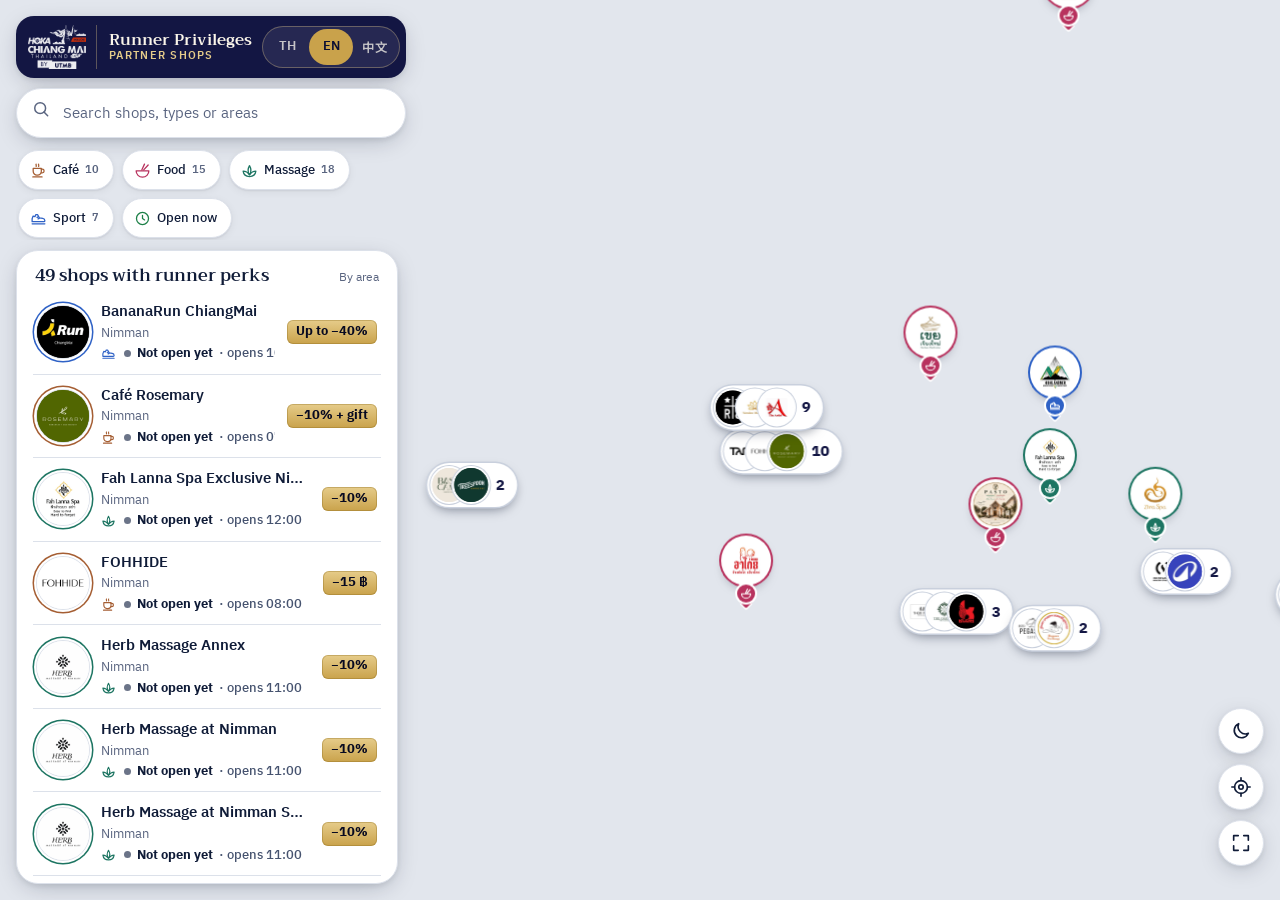
<file: shop-map/index.html>
<!doctype html>
<html lang="en">
<head>
<meta charset="utf-8">
<meta name="viewport" content="width=device-width, initial-scale=1, viewport-fit=cover">
<title>Runner Privileges · Chiang Mai</title>
<meta name="description" content="Map of partner shops in Chiang Mai offering privileges to runners and supporters. ร้านพันธมิตรที่มอบสิทธิพิเศษให้นักวิ่ง · 清迈跑者专享优惠地图">
<meta name="theme-color" content="#131643">
<meta property="og:url" content="https://shop.teambase.work/">
<link rel="canonical" href="https://shop.teambase.work/">
<meta property="og:title" content="Runner Privileges · Chiang Mai">
<meta property="og:description" content="49 partner shops with perks for runners and supporters. TH · EN · 中文">
<meta property="og:image" content="https://shop.teambase.work/brand/og.png">
<link rel="icon" href="brand/favicon-64.png" type="image/png">
<link rel="apple-touch-icon" href="brand/icon-180.png">
<link rel="preconnect" href="https://tiles.openfreemap.org" crossorigin>
<link rel="preconnect" href="https://fonts.googleapis.com"><link rel="preconnect" href="https://fonts.gstatic.com" crossorigin>
<link rel="stylesheet" href="https://fonts.googleapis.com/css2?family=IBM+Plex+Sans+Thai:wght@400;500;600;700&family=Noto+Sans+SC:wght@400;500;700&family=Noto+Serif+SC:wght@600&family=Trirong:wght@500;600;700&display=swap">
<link rel="stylesheet" href="vendor/maplibre-gl.css">
<link rel="stylesheet" href="css/ui.css">
<link rel="stylesheet" href="css/app.css">
</head>
<body>
<div id="map" class="map" role="region" aria-label="Map"></div>

<header class="top" id="top">
  <div class="brandbar">
    <img class="evt" src="brand/event-logo-white.png" alt="HOKA Chiang Mai Thailand by UTMB" width="58" height="44">
    <span class="bt"><b id="t-app"></b><span id="t-sub"></span></span>
    <span class="seg" role="group" id="langs" aria-label="Language / ภาษา / 语言">
      <button type="button" data-lang="th" lang="th">TH</button><button type="button" data-lang="en" lang="en">EN</button><button type="button" data-lang="zh" lang="zh-Hans">中文</button>
    </span>
  </div>
  <form class="search" id="search-form" role="search">
    <span aria-hidden="true" id="i-search"></span>
    <input id="q" type="search" autocomplete="off" enterkeyhint="search" spellcheck="false">
    <button class="icon-btn" type="button" id="q-clear" hidden></button>
  </form>
  <div class="chips" id="chips" role="toolbar"></div>
</header>

<div class="fabs" id="fabs">
  <button class="fab" type="button" id="b-theme"></button>
  <button class="fab" type="button" id="b-locate"></button>
  <button class="fab" type="button" id="b-fit"></button>
</div>

<section class="panel sheet" id="panel" aria-live="polite">
  <div class="panel-grab" id="grab"><div class="sheet-handle"></div></div>
  <div class="panel-body" id="panel-body">
    <div class="view" id="v-list">
      <div class="sum"><b id="sum-title"></b><span id="sum-sort"></span></div>
      <div id="list" class="list"></div>
    </div>
    <div class="view" id="v-detail" hidden></div>
  </div>
</section>

<div class="toast" id="toast" role="status" hidden></div>
<div class="staff" id="staff" hidden></div>
<noscript><p style="padding:24px;font:16px system-ui">This map needs JavaScript. · แผนที่นี้ต้องเปิดใช้ JavaScript · 此地图需要启用 JavaScript</p></noscript>

<script src="vendor/maplibre-gl.js"></script>
<script src="js/basemap.js"></script>
<script src="js/icons.js"></script>
<script src="js/i18n.js"></script>
<script src="data/stores.js"></script>
<script src="js/core.js"></script>
<script src="js/app.js"></script>
</body>
</html>
</file>
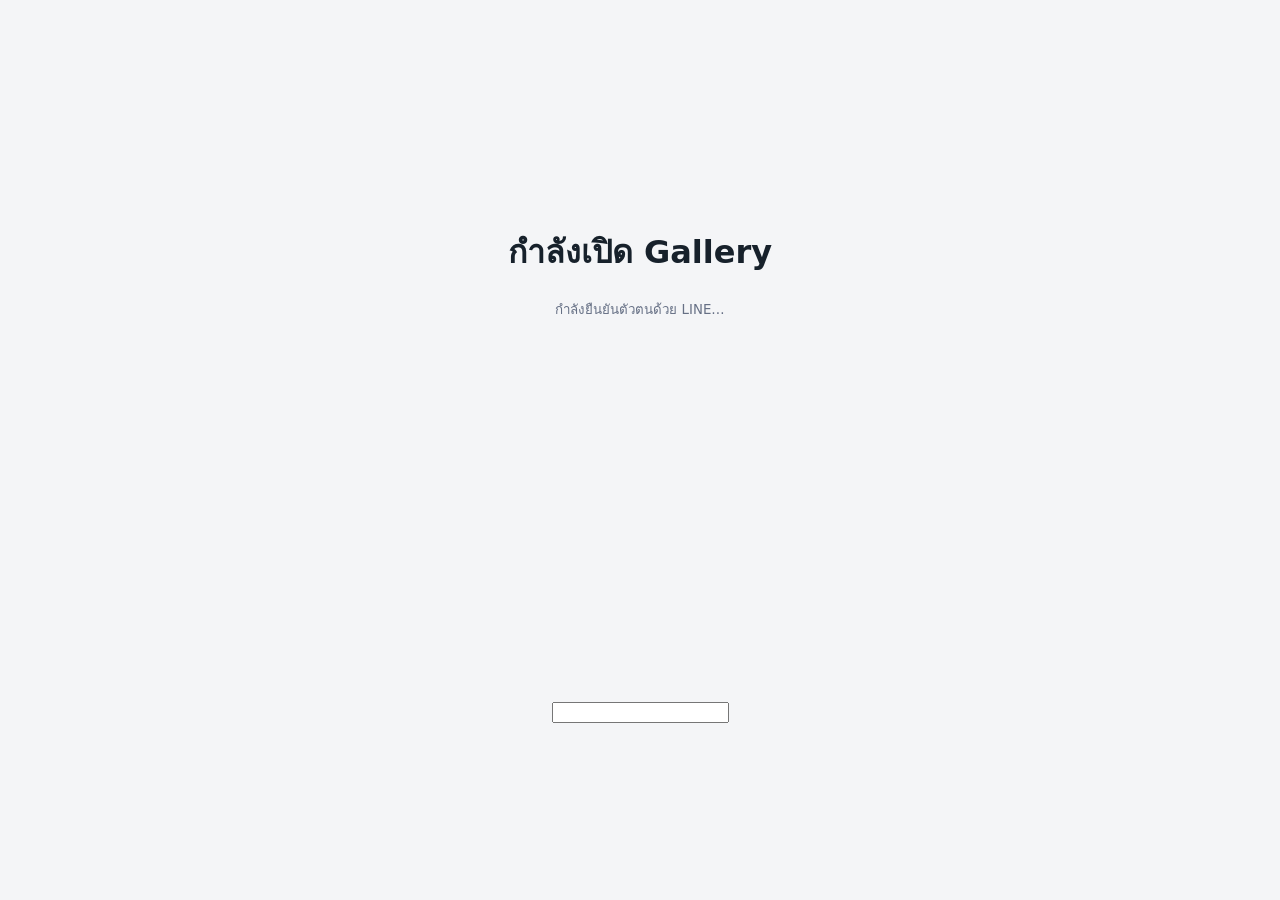
<file: gallery.html>
<!doctype html>
<meta charset="utf-8">
<meta name="viewport" content="width=device-width,initial-scale=1">
<title>Gallery Graphic</title>
<script src="https://static.line-scdn.net/liff/edge/2/sdk.js"></script>
<style>body{margin:0;font:16px system-ui;background:#f4f5f7;color:#17212b;display:grid;min-height:100vh;place-items:center}.box{text-align:center;padding:28px}small{color:#667085}</style>
<main class="box"><h1>กำลังเปิด Gallery</h1><small id="status">กำลังยืนยันตัวตนด้วย LINE…</small></main>
<form id="auth" method="post" action="https://wms.teambase.work/webhook/gallery-session"><input name="id_token" id="token"></form>
<script>
  liff.init({liffId:'2010594759-dv3NJtrM'}).then(function(){
    if(!liff.isLoggedIn()) return liff.login();
    var token=liff.getIDToken();
    if(!token) throw new Error('LINE ไม่ส่ง ID token; ตรวจ scope openid');
    document.getElementById('token').value=token; document.getElementById('auth').submit();
  }).catch(function(e){document.getElementById('status').textContent='เปิด Gallery ไม่สำเร็จ: '+(e.message||e);});
</script>
</file>
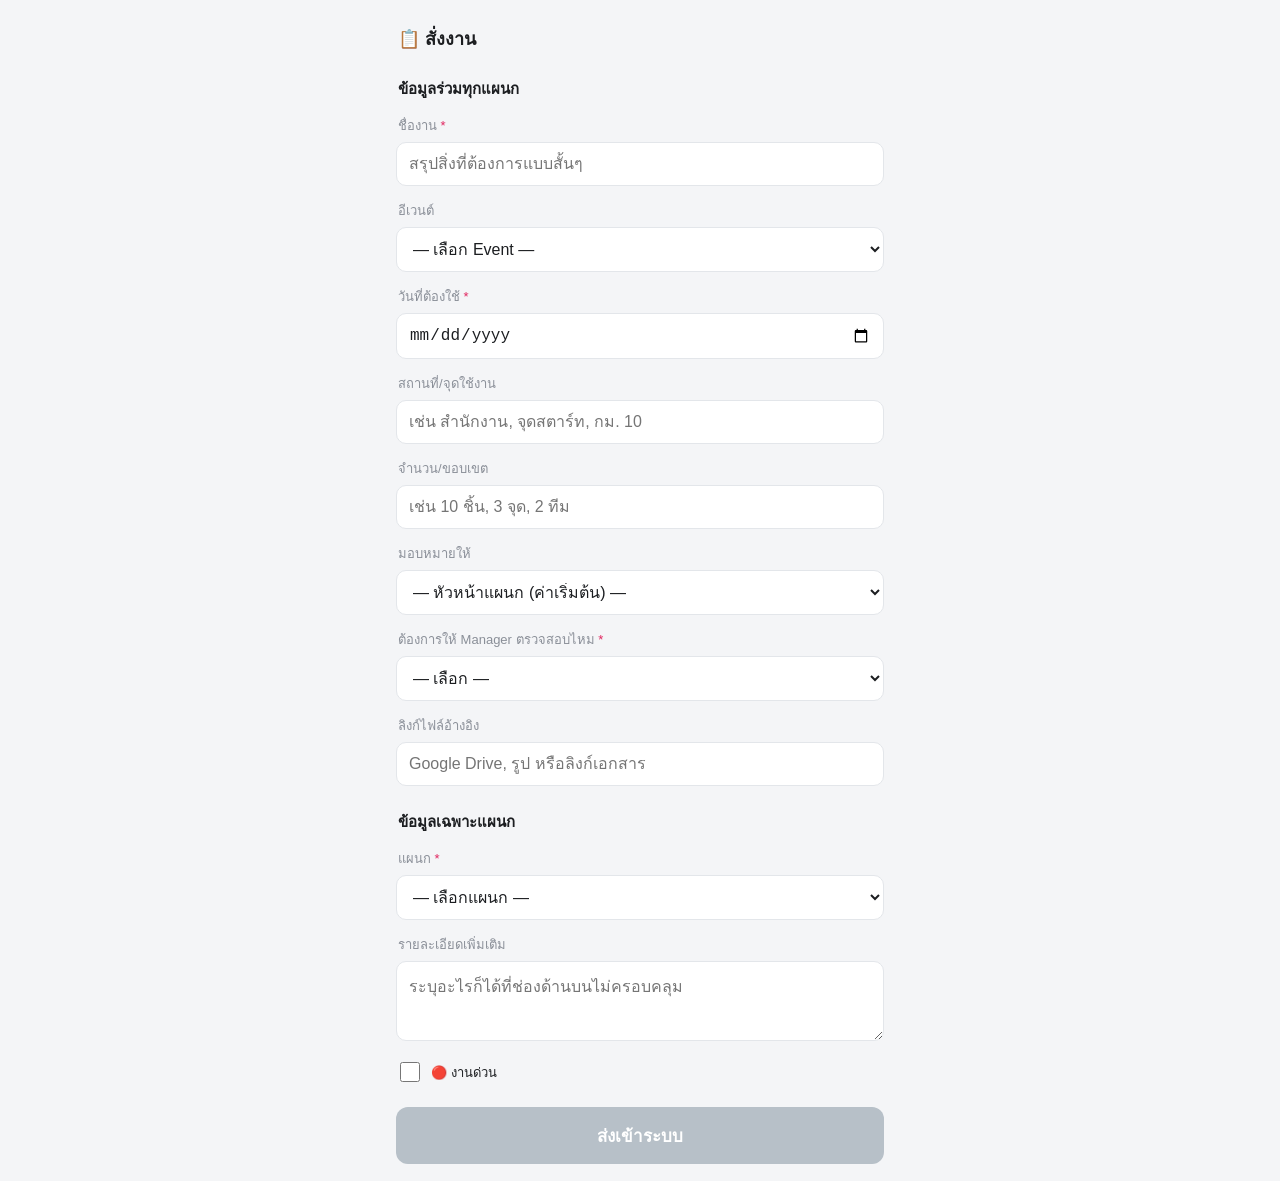
<file: order-form.html>
<!DOCTYPE html>
<!-- GENERATED by scripts/gen_liff_form.py — do not edit by hand. Edit config/*.json then rerun. -->
<html lang="th">
<head>
<meta charset="utf-8">
<meta name="viewport" content="width=device-width, initial-scale=1, maximum-scale=1">
<title>สั่งงาน — Running Connect</title>
<script src="https://static.line-scdn.net/liff/edge/2/sdk.js"></script>
<style>
  :root { --bg:#f4f5f7; --card:#fff; --line:#e3e6ea; --accent:#06c755; --text:#1c1e21; --muted:#8a8f98; }
  * { box-sizing:border-box; -webkit-tap-highlight-color:transparent; }
  body { margin:0; font-family:-apple-system,"Segoe UI",Roboto,"Noto Sans Thai",sans-serif; background:var(--bg); color:var(--text); }
  .wrap { max-width:520px; margin:0 auto; padding:16px; }
  h1 { font-size:18px; margin:8px 2px 16px; }
  h2 { font-size:15px; margin:24px 2px 4px; }
  label { display:block; font-size:13px; color:var(--muted); margin:14px 2px 6px; }
  select, textarea, input { width:100%; padding:12px; font-size:16px; border:1px solid var(--line);
    border-radius:10px; background:var(--card); color:var(--text); }
  textarea { min-height:80px; resize:vertical; }
  .req::after { content:" *"; color:#e0245e; }
  .hint { font-size:12px; color:var(--muted); margin:4px 2px 0; }
  .chk { display:flex; align-items:center; gap:8px; margin-top:14px; font-size:15px; }
  .chk input { width:20px; height:20px; }
  button { width:100%; margin-top:22px; padding:15px; font-size:17px; font-weight:600; color:#fff;
    background:var(--accent); border:0; border-radius:12px; }
  button:disabled { background:#b7c0c8; }
  .hide { display:none; }
</style>
</head>
<body>
<div class="wrap">
  <h1>📋 สั่งงาน</h1>

  <h2>ข้อมูลร่วมทุกแผนก</h2>

  <label class="req">ชื่องาน</label>
  <input id="title" placeholder="สรุปสิ่งที่ต้องการแบบสั้นๆ">

  <label>อีเวนต์</label>
  <select id="event"><option value="">— เลือก Event —</option></select>

  <label class="req">วันที่ต้องใช้</label>
  <input id="deadline" type="date">

  <label>สถานที่/จุดใช้งาน</label>
  <input id="location" placeholder="เช่น สำนักงาน, จุดสตาร์ท, กม. 10">

  <label>จำนวน/ขอบเขต</label>
  <input id="scope" placeholder="เช่น 10 ชิ้น, 3 จุด, 2 ทีม">

  <label>มอบหมายให้</label>
  <select id="assignee"><option value="">— หัวหน้าแผนก (ค่าเริ่มต้น) —</option></select>

  <label class="req">ต้องการให้ Manager ตรวจสอบไหม</label>
  <select id="manager"><option value="">— เลือก —</option><option>ต้องการ</option><option>ไม่ต้องการ</option></select>

  <label>ลิงก์ไฟล์อ้างอิง</label>
  <input id="reference" placeholder="Google Drive, รูป หรือลิงก์เอกสาร">

  <h2>ข้อมูลเฉพาะแผนก</h2>

  <label class="req">แผนก</label>
  <select id="dept"><option value="">— เลือกแผนก —</option></select>

  <div id="gtypeWrap" class="hide">
    <label class="req">ประเภทงานกราฟิก</label>
    <select id="gtype"></select>
  </div>

  <div id="fields"></div>

  <label id="detailLab">รายละเอียดเพิ่มเติม</label>
  <textarea id="detail" placeholder="ระบุอะไรก็ได้ที่ช่องด้านบนไม่ครอบคลุม"></textarea>

  <div class="chk"><input type="checkbox" id="urgent"><label style="margin:0;color:var(--text)">🔴 งานด่วน</label></div>

  <button id="send" disabled>ส่งเข้าระบบ</button>
</div>

<script>
var LIFF_ID = "2010594759-au1Q9BfR";
var CFG = {"depts": [{"name": "สถานที่และโครงสร้าง", "key": "venue", "graphic": false}, {"name": "เส้นทางและจุดบริการ", "key": "route", "graphic": false}, {"name": "ควบคุมการแข่งขัน", "key": "race", "graphic": false}, {"name": "บริการนักวิ่ง", "key": "runner", "graphic": false}, {"name": "ศูนย์งานกราฟิก", "key": "graphic", "graphic": true}, {"name": "การตลาดและสื่อ", "key": "marketing", "graphic": false}, {"name": "จัดซื้อและประสานงาน", "key": "procurement", "graphic": false}, {"name": "ไอทีและระบบ", "key": "it", "graphic": false}, {"name": "การแพทย์และกู้ภัย", "key": "medical", "graphic": false}], "schemas": {"graphic": {"subtypes": {"ป้าย": [{"key": "วัสดุ", "label": "วัสดุ", "required": true, "choices": ["ฟิวเจอร์บอร์ด", "ไวนิล", "สติกเกอร์"], "number": false, "note": "ต้องการใช้วัสดุอะไร", "default": null, "cond": null}, {"key": "ความหนา", "label": "ความหนา", "required": false, "choices": ["3 มิล", "5 มิล"], "number": false, "note": null, "default": null, "cond": {"field": "วัสดุ", "val": "ฟิวเจอร์บอร์ด", "req": true}}, {"key": "สีไวนิล", "label": "สีไวนิล", "required": false, "choices": ["ดำ", "ขาว"], "number": false, "note": null, "default": null, "cond": {"field": "วัสดุ", "val": "ไวนิล", "req": true}}, {"key": "ผิวสติกเกอร์", "label": "ผิวสติกเกอร์", "required": false, "choices": ["ด้าน", "เงา"], "number": false, "note": null, "default": "เงา", "cond": {"field": "วัสดุ", "val": "สติกเกอร์", "req": true}}, {"key": "ขนาด", "label": "ขนาด", "required": true, "choices": null, "number": false, "note": "กว้างxสูง (ตัวเลข)", "default": null, "cond": null}, {"key": "หน่วย", "label": "หน่วย", "required": true, "choices": ["เมตร", "เซนติเมตร", "มิลลิเมตร", "นิ้ว"], "number": false, "note": "หน่วยของขนาด — ถ้าผู้สั่งไม่ระบุต้องถาม", "default": null, "cond": null}, {"key": "เจาะตาไก่", "label": "เจาะตาไก่", "required": true, "choices": ["เจาะ", "ไม่เจาะ"], "number": false, "note": "ถ้าเจาะ เผื่อขอบด้านละ 4 ซม. อัตโนมัติ (ไม่ต้องถามเพิ่ม)", "default": null, "cond": null}, {"key": "พับ", "label": "พับ", "required": true, "choices": ["พับ", "ไม่พับ"], "number": false, "note": "พับ = เพิ่มระยะจากขนาดป้ายด้านละ X ซม. (ขอบขาวใน artwork)", "default": null, "cond": null}, {"key": "ระยะพับ", "label": "ระยะพับ", "required": false, "choices": null, "number": false, "note": "เพิ่มจากขนาดป้ายด้านละ ? ซม. — optional ถ้าไม่ระบุใช้ค่ามาตรฐาน", "default": null, "cond": {"field": "พับ", "val": "พับ", "req": false}}, {"key": "วัตถุประสงค์", "label": "วัตถุประสงค์", "required": false, "choices": null, "number": false, "note": null, "default": null, "cond": null}, {"key": "ข้อความบนงาน", "label": "ข้อความบนงาน", "required": false, "choices": null, "number": false, "note": null, "default": null, "cond": null}, {"key": "สไตล์/โทน", "label": "สไตล์/โทน", "required": false, "choices": null, "number": false, "note": null, "default": null, "cond": null}], "เสื้อ": [{"key": "ประเภทเสื้อ", "label": "ประเภทเสื้อ", "required": true, "choices": ["staff", "นักวิ่ง (ที่ระลึก)", "finisher", "VIP (คอปก)"], "number": false, "note": "เสื้อแบบไหนครับ (staff/นักวิ่ง/finisher/VIP)", "default": null, "cond": null}, {"key": "สี", "label": "สี", "required": true, "choices": null, "number": false, "note": "สีอะไรครับ", "default": null, "cond": null}, {"key": "ตำแหน่งจุดพิเศษ", "label": "ตำแหน่งจุดพิเศษ", "required": false, "choices": null, "number": false, "note": "ระยะจากขอบ เช่น ซ้าย 5 ซม. ขวา 10 ซม.", "default": null, "cond": null}, {"key": "ไซส์/จำนวนต่อไซส์", "label": "ไซส์/จำนวนต่อไซส์", "required": false, "choices": null, "number": false, "note": "แต่ละไซส์กี่ตัว (S-XXXL)", "default": null, "cond": null}, {"key": "วัตถุประสงค์", "label": "วัตถุประสงค์", "required": false, "choices": null, "number": false, "note": null, "default": null, "cond": null}, {"key": "ข้อความบนงาน", "label": "ข้อความบนงาน", "required": false, "choices": null, "number": false, "note": null, "default": null, "cond": null}, {"key": "สไตล์/โทน", "label": "สไตล์/โทน", "required": false, "choices": null, "number": false, "note": null, "default": null, "cond": null}], "งานผลิต": [{"key": "ชิ้นงาน", "label": "ชิ้นงาน", "required": true, "choices": ["ขวด", "แก้ว", "เหรียญ", "สายเหรียญ", "โล่", "BIB", "ริสแบนด์", "กระเป๋า (Goodie Bag)", "Arm Sleeve (ปลอกแขน)", "หมวก/Visor", "ผ้าบัฟ/ผ้าคาดศีรษะ", "ถุงเท้า", "ถุงมือ", "เครื่องแต่งกายอื่น"], "number": false, "note": "ผลิตชิ้นงานอะไรครับ (ขวด/แก้ว/เหรียญ/โล่/BIB/...)", "default": null, "cond": null}, {"key": "วัสดุ/สเปค", "label": "วัสดุ/สเปค", "required": false, "choices": null, "number": false, "note": "วัสดุหรือสเปคหลัก (เช่น สแตนเลส, อะคริลิก, สังกะสีชุบ)", "default": null, "cond": null}, {"key": "โลโก้/ข้อความ", "label": "โลโก้/ข้อความ", "required": false, "choices": null, "number": false, "note": "ใส่โลโก้/ข้อความอะไรบนชิ้นงาน", "default": null, "cond": null}, {"key": "ขนาด", "label": "ขนาด", "required": false, "choices": null, "number": false, "note": "มีขนาดเฉพาะไหม (ถ้าไม่ระบุใช้มาตรฐาน)", "default": null, "cond": null}, {"key": "BIB_แยกระยะ", "label": "BIB_แยกระยะ", "required": false, "choices": null, "number": false, "note": "BIB แยกตามระยะ/รุ่นไหน", "default": null, "cond": {"field": "ชิ้นงาน", "val": "BIB", "req": true}}, {"key": "วัตถุประสงค์", "label": "วัตถุประสงค์", "required": false, "choices": null, "number": false, "note": null, "default": null, "cond": null}, {"key": "ข้อความบนงาน", "label": "ข้อความบนงาน", "required": false, "choices": null, "number": false, "note": null, "default": null, "cond": null}, {"key": "สไตล์/โทน", "label": "สไตล์/โทน", "required": false, "choices": null, "number": false, "note": null, "default": null, "cond": null}], "digital": [{"key": "แพลตฟอร์ม", "label": "แพลตฟอร์ม", "required": true, "choices": null, "number": false, "note": "ลงที่ไหนครับ (Facebook/IG/LINE/เว็บ/จอ LED)", "default": null, "cond": null}, {"key": "ขนาด/สัดส่วน", "label": "ขนาด/สัดส่วน", "required": true, "choices": null, "number": false, "note": "เช่น 1080x1080, 16:9, 1920x1080", "default": null, "cond": null}, {"key": "รูปแบบไฟล์", "label": "รูปแบบไฟล์", "required": false, "choices": null, "number": false, "note": "ไฟล์แบบไหน (JPG/PNG/MP4/GIF)", "default": null, "cond": null}, {"key": "ข้อความ/copy", "label": "ข้อความ/copy", "required": false, "choices": null, "number": false, "note": "มีข้อความ/แคปชันที่ต้องใส่ไหม", "default": null, "cond": null}, {"key": "จำนวนชิ้น", "label": "จำนวนชิ้น", "required": false, "choices": null, "number": false, "note": "ต้องการกี่ภาพ/กี่โพสต์/กี่ไซส์", "default": null, "cond": null}, {"key": "วัตถุประสงค์", "label": "วัตถุประสงค์", "required": false, "choices": null, "number": false, "note": null, "default": null, "cond": null}, {"key": "ข้อความบนงาน", "label": "ข้อความบนงาน", "required": false, "choices": null, "number": false, "note": null, "default": null, "cond": null}, {"key": "สไตล์/โทน", "label": "สไตล์/โทน", "required": false, "choices": null, "number": false, "note": null, "default": null, "cond": null}]}}, "procurement": {"fields": []}, "medical": {"fields": []}, "venue": {"fields": []}, "route": {"fields": []}, "race": {"fields": []}, "runner": {"fields": []}, "marketing": {"fields": []}, "it": {"fields": []}}, "events": ["INT", "CMUTMB", "AJUTMB", "TNT", "BRM", "KPTC", "ไม่เกี่ยวข้องกับงานอีเวนต์"], "staff": ["IT Staff", "apisit", "nawakran"]};

var $ = function(id){ return document.getElementById(id); };
var deptEl=$('dept'), titleEl=$('title'), gtypeWrap=$('gtypeWrap'), gtypeEl=$('gtype'),
    fieldsEl=$('fields'), eventEl=$('event'), deadlineEl=$('deadline'),
    locationEl=$('location'), scopeEl=$('scope'), assigneeEl=$('assignee'), managerEl=$('manager'), referenceEl=$('reference'),
    detailEl=$('detail'), detailLab=$('detailLab'), urgentEl=$('urgent'), btn=$('send');

CFG.depts.forEach(function(d){ var o=document.createElement('option'); o.value=d.key; o.textContent=d.name; deptEl.appendChild(o); });
CFG.events.forEach(function(e){ var o=document.createElement('option'); o.value=e; o.textContent=e; eventEl.appendChild(o); });
CFG.staff.forEach(function(s){ var o=document.createElement('option'); o.value=s; o.textContent=s; assigneeEl.appendChild(o); });

function deptSchema(){ return CFG.schemas[deptEl.value] || null; }
function isGraphic(){ var d=CFG.depts.find(function(x){return x.key===deptEl.value;}); return d && d.graphic; }
function currentFields(){ var sc=deptSchema(); if(!sc) return []; return sc.subtypes ? (sc.subtypes[gtypeEl.value]||[]) : (sc.fields||[]); }

// render one wrapper per field (id=w_<key>); conditional wrappers carry data-cond-* for show/hide
function renderFields(list){
  fieldsEl.innerHTML='';
  (list||[]).forEach(function(f){
    var w=document.createElement('div'); w.id='w_'+f.key;
    if(f.cond){ w.dataset.condField=f.cond.field; w.dataset.condVal=f.cond.val; w.dataset.condReq=f.cond.req?'1':''; }
    var lab=document.createElement('label'); lab.textContent=f.label; if(f.required) lab.className='req'; lab.id='l_'+f.key;
    w.appendChild(lab);
    var inp;
    if(f.choices){ inp=document.createElement('select');
      var blank=document.createElement('option'); blank.value=''; blank.textContent='—'; inp.appendChild(blank);
      f.choices.forEach(function(c){ var o=document.createElement('option'); o.value=c; o.textContent=c; if(c===f.default) o.selected=true; inp.appendChild(o); });
    } else { inp=document.createElement('input'); inp.type=f.number?'number':'text'; if(f.default) inp.value=f.default; }
    inp.id='f_'+f.key; inp.dataset.req=f.required?'1':'';
    inp.addEventListener('input',onChange); inp.addEventListener('change',onChange);
    w.appendChild(inp);
    if(f.note){ var h=document.createElement('div'); h.className='hint'; h.textContent=f.note; w.appendChild(h); }
    fieldsEl.appendChild(w);
  });
  applyConds();
}

// show/hide conditional fields based on their parent select; required only while visible
function applyConds(){
  fieldsEl.querySelectorAll('[data-cond-field]').forEach(function(w){
    var pe=$('f_'+w.dataset.condField);
    var show=pe && pe.value===w.dataset.condVal;
    w.classList.toggle('hide', !show);
    var inp=w.querySelector('input,select'), lab=w.querySelector('label');
    inp.dataset.req=(show && w.dataset.condReq==='1')?'1':'';
    if(lab) lab.className=inp.dataset.req==='1'?'req':'';
    if(!show){ if(inp.tagName==='SELECT') inp.selectedIndex=0; else inp.value=''; }
  });
}

function onChange(){ applyConds(); validate(); }

function visibleField(f){ var w=$('w_'+f.key); return w && !w.classList.contains('hide'); }

// valid = dept chosen AND visible required fields filled AND (free-form dept -> detail filled)
function validate(){
  var ok=!!deptEl.value && !!titleEl.value.trim() && !!deadlineEl.value && !!managerEl.value;
  if(ok) fieldsEl.querySelectorAll('[data-req="1"]').forEach(function(el){
    var w=el.closest('div[id^="w_"]'); if(w && w.classList.contains('hide')) return;
    if(!String(el.value).trim()) ok=false; });
  if(ok && currentFields().length===0 && !detailEl.value.trim()) ok=false;  // free-form: detail required
  btn.disabled=!ok;
}

deptEl.addEventListener('change', function(){
  var sc=deptSchema();
  if(isGraphic() && sc && sc.subtypes){
    gtypeWrap.classList.remove('hide'); gtypeEl.innerHTML='';
    Object.keys(sc.subtypes).forEach(function(st){ var o=document.createElement('option'); o.value=st; o.textContent=st; gtypeEl.appendChild(o); });
  } else { gtypeWrap.classList.add('hide'); }
  renderFields(currentFields());
  var freeform = currentFields().length===0 && !!deptEl.value;
  detailLab.textContent = freeform ? 'รายละเอียดงาน' : 'รายละเอียดเพิ่มเติม';
  detailLab.className = freeform ? 'req' : '';
  detailEl.placeholder = freeform ? 'อธิบายงานที่ต้องการ — จำนวน/ขนาด/วันใช้ ถ้ามี (บอทจะถามเพิ่มถ้าขาด)' : 'ระบุอะไรก็ได้ที่ช่องด้านบนไม่ครอบคลุม';
  validate();
});
gtypeEl.addEventListener('change', function(){ renderFields(currentFields()); validate(); });
detailEl.addEventListener('input', validate);
titleEl.addEventListener('input', validate);
deadlineEl.addEventListener('input', validate);
managerEl.addEventListener('change', validate);

// build clean [FORM] text -> pipeline parses "key: value" lines (keys match request_form_schema)
function buildText(){
  var dept=CFG.depts.find(function(x){return x.key===deptEl.value;});
  var lines=['[FORM]','แผนก: '+(dept?dept.name:deptEl.value)];
  lines.push('ชื่องาน: '+titleEl.value.trim());
  if(isGraphic()) lines.push('ประเภทงาน: '+gtypeEl.value);
  if(eventEl.value) lines.push('อีเวนต์: '+eventEl.value);
  lines.push('deadline: '+deadlineEl.value);
  if(locationEl.value.trim()) lines.push('ใช้ที่ไหน/งานอะไร: '+locationEl.value.trim());
  if(scopeEl.value.trim()) lines.push('จำนวน/ขอบเขต: '+scopeEl.value.trim());
  currentFields().forEach(function(f){ if(!visibleField(f)) return; var v=$('f_'+f.key); if(v && String(v.value).trim()) lines.push(f.key+': '+String(v.value).trim()); });
  if(assigneeEl.value) lines.push('มอบหมายให้: '+assigneeEl.value);
  lines.push('ต้องการให้ Manager ตรวจสอบไหม: '+managerEl.value);
  if(referenceEl.value.trim()) lines.push('ไฟล์อ้างอิง: '+referenceEl.value.trim());
  if(urgentEl.checked) lines.push('ด่วน: ใช่');
  if(detailEl.value.trim()) lines.push('รายละเอียด: '+detailEl.value.trim());
  return lines.join('\n');
}

btn.addEventListener('click', function(){
  btn.disabled=true; btn.textContent='กำลังส่ง...';
  liff.sendMessages([{type:'text',text:buildText()}])
    .then(function(){ liff.closeWindow(); })
    .catch(function(e){ btn.disabled=false; btn.textContent='ส่งเข้าระบบ'; alert('ส่งไม่สำเร็จ: '+(e&&e.message||e)); });
});

liff.init({liffId:LIFF_ID})
  .then(function(){ if(!liff.isLoggedIn()) liff.login(); })
  .catch(function(e){ alert('LIFF init พัง: '+(e&&e.message||e)+'\nตรวจ LIFF_ID'); });
</script>
</body>
</html>
</file>
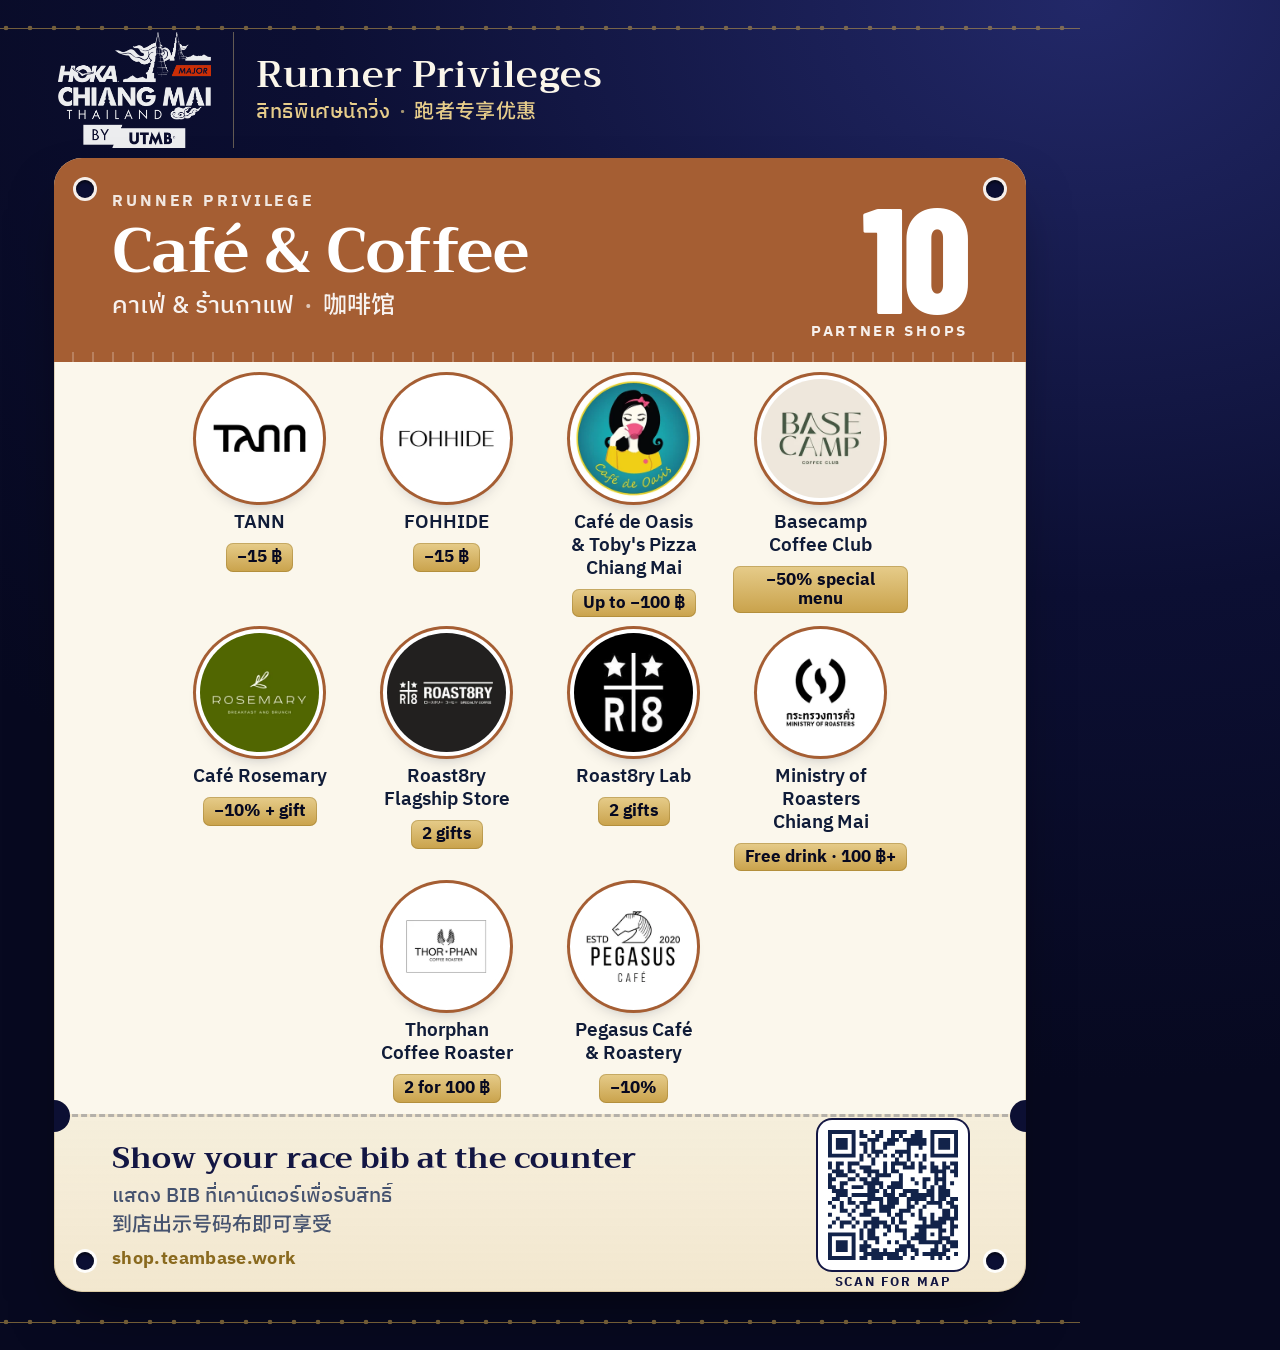
<file: shop-map/promo/bib.html>
<!doctype html>
<html lang="en">
<head>
<meta charset="utf-8">
<title>Runner Privileges poster</title>
<!-- Social post (1080×1350, 4:5). Concept: every category is a race bib.
     Bib number = how many partner shops; tear-off strip = how to redeem + QR to the filtered map.
     Usage: promo/poster.html?cat=spa&lang=en   (rendered to PNG by promo/render.js) -->
<link rel="stylesheet" href="https://fonts.googleapis.com/css2?family=IBM+Plex+Sans+Thai:wght@400;500;600;700&family=Noto+Sans+SC:wght@500;700&family=Noto+Serif+SC:wght@600&family=Trirong:wght@600;700&family=Barlow+Condensed:wght@700;800&display=swap">
<style>
:root {
  --navy-950: #070920; --navy-900: #0C0F33; --navy-800: #131643; --gold-700: #8A6A1F; --gold-500: #C9A24B; --gold-300: #E6CC8A; --gold-100: #F7EED6;
  --paper: #FBF7EC; --ink: #101C38; --ink-2: #46536F; --cat: #A55E33;
  --f-display: "Trirong", "Noto Serif SC", serif; --f-ui: "IBM Plex Sans Thai", "Noto Sans SC", sans-serif; --f-bib: "Barlow Condensed", "IBM Plex Sans Thai", sans-serif;
}
:lang(zh) { --f-display: "Noto Serif SC", "Trirong", serif; --f-ui: "Noto Sans SC", "IBM Plex Sans Thai", sans-serif; }
* { box-sizing: border-box; }
html, body { margin: 0; }
body { width: 1080px; height: 1350px; overflow: hidden; color: var(--ink); font-family: var(--f-ui);
  background: radial-gradient(110% 80% at 85% 0%, #222868 0%, var(--navy-900) 55%, var(--navy-950) 100%); position: relative; }
/* Lanna dot rule, top and bottom of the canvas */
body::before, body::after { content: ""; position: absolute; left: 0; right: 0; height: 12px; opacity: .55;
  background: radial-gradient(circle at 6px 6px, var(--gold-500) 2px, transparent 2.6px) 0 0/24px 12px repeat-x, linear-gradient(var(--gold-500), var(--gold-500)) 0 50%/100% 1px no-repeat; }
body::before { top: 22px; } body::after { bottom: 22px; }

.top { position: absolute; left: 58px; right: 58px; top: 30px; height: 120px; display: flex; align-items: center; gap: 22px; color: #EDE7D6; }
.top img { height: 116px; width: auto; padding-right: 22px; border-right: 1px solid rgba(230,204,138,.4); }
.top .t1 { font: 600 38px/1.1 var(--f-display); color: #FBF6EA; }
.top .t1 em { font-style: normal; color: var(--gold-300); }
.top .t2 { font: 500 20px/1.3 var(--f-ui); color: var(--gold-300); letter-spacing: .02em; margin-top: 4px; }
.top .t2 span + span::before { content: "·"; margin: 0 8px; opacity: .7; }

/* ---- the bib ---- */
.bib { position: absolute; left: 54px; right: 54px; top: 158px; bottom: 58px; border-radius: 28px; background: var(--paper);
  box-shadow: 0 30px 60px -20px rgba(0,0,0,.55), inset 0 0 0 1px rgba(138,106,31,.25); overflow: hidden; display: flex; flex-direction: column; }
.pin-hole { position: absolute; width: 18px; height: 18px; border-radius: 50%; background: var(--navy-900); box-shadow: inset 0 2px 3px rgba(0,0,0,.6), 0 0 0 3px rgba(255,255,255,.9); z-index: 3; }
.ph-tl { top: 22px; left: 22px; } .ph-tr { top: 22px; right: 22px; } .ph-bl { bottom: 22px; left: 22px; } .ph-br { bottom: 22px; right: 22px; }
.band { position: relative; height: 204px; flex: none; background: var(--cat); color: #fff; padding: 36px 58px 0; display: flex; justify-content: space-between; align-items: flex-start; overflow: hidden; }
.band::after { content: ""; position: absolute; inset: auto 0 0 0; height: 10px; background: repeating-linear-gradient(90deg, rgba(255,255,255,.0) 0 18px, rgba(255,255,255,.22) 18px 20px); }
.band .eyebrow { font: 700 16px/1 var(--f-ui); letter-spacing: .18em; text-transform: uppercase; opacity: .85; }
.band h1 { margin: 10px 0 8px; font: 700 62px/1.02 var(--f-display); letter-spacing: -.01em; }
.band .alt { font: 500 24px/1.3 var(--f-ui); opacity: .92; }
.band .alt span + span::before { content: "·"; margin: 0 10px; opacity: .7; }
.num { text-align: right; line-height: .8; }
.num b { display: block; font: 800 150px/.8 var(--f-bib); letter-spacing: -.02em; }
.num small { display: block; margin-top: 10px; font: 700 15px/1 var(--f-ui); letter-spacing: .18em; text-transform: uppercase; opacity: .9; }

:lang(th) .band .eyebrow, :lang(th) .num small, :lang(th) .qr-cap, :lang(zh) .band .eyebrow, :lang(zh) .num small, :lang(zh) .qr-cap { letter-spacing: 0; font-size: 18px; }
/* logo grid */
.grid { flex: 1; display: flex; flex-wrap: wrap; align-content: center; justify-content: center; padding: 22px 36px 16px; gap: var(--gy) var(--gx); min-height: 0; }
.cell { width: calc(var(--d) + 56px); }
.cell { display: grid; justify-items: center; align-content: start; gap: 8px; text-align: center; }
.disc { width: var(--d); height: var(--d); border-radius: 50%; overflow: hidden; background: #fff;
  box-shadow: 0 0 0 4px #fff, 0 0 0 7px var(--cat), 0 10px 18px -8px rgba(8,18,42,.45); }
.disc img { width: 100%; height: 100%; display: block; }
.name { margin-top: 6px; font: 600 19px/1.2 var(--f-ui); color: var(--ink); max-width: calc(var(--d) + 50px); text-wrap: balance; }
.branches { font: 500 14px/1 var(--f-ui); color: var(--ink-2); }
.perk { display: inline-block; padding: 5px 11px; border-radius: 7px; background: linear-gradient(180deg, var(--gold-300), var(--gold-500)); color: var(--navy-950);
  font: 700 17px/1.1 var(--f-ui); box-shadow: inset 0 0 0 1px rgba(138,106,31,.35); max-width: calc(var(--d) + 56px); }

/* tear-off strip */
.tear { position: relative; flex: none; height: 178px; display: grid; grid-template-columns: 1fr auto; align-items: center; gap: 24px; padding: 0 58px;
  border-top: 3px dashed rgba(18,35,74,.28); background: linear-gradient(180deg, rgba(201,162,75,.10), rgba(201,162,75,.18)); }
.tear::before, .tear::after { content: ""; position: absolute; top: -17px; width: 32px; height: 32px; border-radius: 50%; background: var(--navy-900); }
.tear::before { left: -16px; } .tear::after { right: -16px; }
.how b { display: block; font: 700 30px/1.15 var(--f-display); color: var(--navy-800); }
.how div { margin-top: 6px; font: 500 20px/1.45 var(--f-ui); color: var(--ink-2); }
.how .url { margin-top: 10px; font: 700 18px/1 var(--f-ui); color: var(--gold-700); letter-spacing: .02em; }
.qr { width: 150px; height: 150px; padding: 10px; background: #fff; border-radius: 14px; box-shadow: 0 0 0 2px var(--navy-800); }
.qr svg { width: 100%; height: 100%; display: block; }
.qr-cap { margin-top: 6px; text-align: center; font: 700 13px/1 var(--f-ui); letter-spacing: .14em; text-transform: uppercase; color: var(--navy-800); }
</style>
</head>
<body>
<header class="top">
  <img src="../brand/event-logo-white.png" alt="HOKA Chiang Mai Thailand by UTMB">
  <div><div class="t1" id="t1"></div><div class="t2" id="t2"></div></div>
</header>
<main class="bib" id="bib">
  <i class="pin-hole ph-tl"></i><i class="pin-hole ph-tr"></i><i class="pin-hole ph-bl"></i><i class="pin-hole ph-br"></i>
  <section class="band"><div><div class="eyebrow" id="eyebrow"></div><h1 id="h1"></h1><div class="alt" id="alt"></div></div>
    <div class="num"><b id="num"></b><small id="numlab"></small></div></section>
  <section class="grid" id="grid"></section>
  <section class="tear"><div class="how" id="how"></div><div><div class="qr" id="qr"></div><div class="qr-cap" id="qrcap"></div></div></section>
</main>
<script src="../js/icons.js"></script><script src="../js/i18n.js"></script><script src="../data/stores.js"></script><script src="../js/core.js"></script>
<script src="../vendor/qrcode-generator.js"></script>
<script>
(function () {
  var q = new URLSearchParams(location.search), cat = q.get('cat') || 'cafe', lang = q.get('lang') || 'en', C = window.CNX, I = window.CNX_I18N;
  var COLORS = { cafe: '#A55E33', food: '#B8325E', spa: '#1D7562', sport: '#2F62C6' };
  /* branches of one brand share a tile */
  var BRAND = [['varalee', 'Varalee Massage'], ['herb-', 'Herb Massage'], ['fahlanna-', 'Fah Lanna Spa'], ['oasis-', 'The Oasis Spa'], ['decathlon-', 'Decathlon']];
  function brandOf(s) { var b = BRAND.find(function (x) { return s.id.indexOf(x[0]) === 0; }); return b ? b[1] : s.id; }
  var TITLE = { en: { cafe: 'Café & Coffee', food: 'Restaurants', spa: 'Massage & Spa', sport: 'Sport & Fitness' },
                th: { cafe: 'คาเฟ่ & ร้านกาแฟ', food: 'ร้านอาหาร', spa: 'นวด & สปา', sport: 'กีฬา & ฟิตเนส' },
                zh: { cafe: '咖啡馆', food: '餐厅', spa: '按摩与水疗', sport: '运动与健身' } };
  var TXT = {
    en: { eyebrow: 'Runner privilege', shops: 'partner shops', branches: '{n} branches', how: 'Show your race bib at the counter',
          sub: ['แสดง BIB ที่เคาน์เตอร์เพื่อรับสิทธิ์', '到店出示号码布即可享受'], scan: 'Scan for map' },
    th: { eyebrow: 'สิทธิพิเศษนักวิ่ง', shops: 'ร้านพันธมิตร', branches: '{n} สาขา', how: 'แสดง BIB ที่เคาน์เตอร์เพื่อรับสิทธิ์',
          sub: ['Show your race bib at the counter', '到店出示号码布即可享受'], scan: 'สแกนดูแผนที่' },
    zh: { eyebrow: '跑者专享', shops: '家合作商户', branches: '{n} 家分店', how: '到店出示号码布即可享受',
          sub: ['Show your race bib at the counter', 'แสดง BIB ที่เคาน์เตอร์เพื่อรับสิทธิ์'], scan: '扫码看地图' }
  }[lang];
  document.documentElement.lang = C.HTML_LANG[lang];
  document.body.style.setProperty('--cat', COLORS[cat]);
  var shops = window.CNX_STORES.filter(function (s) { return s.cats.indexOf(cat) >= 0; });
  /* one tile per logo: branches of the same brand share a tile */
  var groups = [];
  shops.forEach(function (s) {
    var key = brandOf(s), g = groups.find(function (x) { return x.key === key; });
    if (g) g.items.push(s); else groups.push({ key: key, items: [s] });
  });
  /* pick the column count that gives the biggest logos inside the space between band and tear-off */
  var n = groups.length, gx = 12, gy = 16, W = 972 - 72, H = 1134 - 204 - 178 - 38, best = { d: 0 };
  for (var cols = 2; cols <= 6; cols++) {
    var rows = Math.ceil(n / cols);
    var d = Math.min((W - (cols - 1) * gx) / cols - 56, (H - (rows - 1) * gy) / rows - 108, 220);
    if (d > best.d) best = { d: Math.floor(d), cols: cols };
  }
  var grid = document.getElementById('grid'), d = best.d;
  grid.style.setProperty('--d', d + 'px'); grid.style.setProperty('--gx', gx + 'px'); grid.style.setProperty('--gy', gy + 'px');
  grid.style.maxWidth = (best.cols * (d + 56) + (best.cols - 1) * gx + 72) + 'px'; grid.style.margin = '0 auto';
  grid.innerHTML = groups.map(function (g) {
    var s = g.items[0], name = g.items.length > 1 ? g.key : C.sheetName(s);
    return '<div class="cell"><div class="disc"><img src="../' + s.logo + '" alt=""></div><div class="name">' + C.esc(name) + '</div>' +
      (g.items.length > 1 ? '<div class="branches">' + TXT.branches.replace('{n}', g.items.length) + '</div>' : '') +
      '<span class="perk">' + C.esc(s.perk[lang]) + '</span></div>';
  }).join('');
  var L = I[lang], others = ['th', 'en', 'zh'].filter(function (l) { return l !== lang; });
  document.getElementById('t1').textContent = L.appName;
  document.getElementById('t2').innerHTML = others.map(function (l) { return '<span lang="' + C.HTML_LANG[l] + '">' + C.esc(I[l].appName) + '</span>'; }).join('');
  document.getElementById('eyebrow').textContent = TXT.eyebrow;
  document.getElementById('h1').textContent = TITLE[lang][cat];
  document.getElementById('alt').innerHTML = others.map(function (l) { return '<span lang="' + C.HTML_LANG[l] + '">' + C.esc(TITLE[l][cat]) + '</span>'; }).join('');
  document.getElementById('num').textContent = shops.length;
  document.getElementById('numlab').textContent = TXT.shops;
  var url = 'https://shop.teambase.work/?cat=' + cat + '&lang=' + lang;
  document.getElementById('how').innerHTML = '<b>' + C.esc(TXT.how) + '</b><div>' + TXT.sub.map(C.esc).join('<br>') + '</div><div class="url">shop.teambase.work</div>';
  var qr = qrcode(0, 'M'); qr.addData(url); qr.make();
  document.getElementById('qr').innerHTML = qr.createSvgTag({ cellSize: 4, margin: 0, scalable: true });
  document.querySelector('#qr svg rect').setAttribute('fill', '#fff');
  document.querySelectorAll('#qr svg path').forEach(function (p) { p.setAttribute('fill', '#12234A'); });
  document.getElementById('qrcap').textContent = TXT.scan;
  document.fonts.ready.then(function () { Promise.all([].map.call(document.images, function (im) { return im.complete ? 0 : new Promise(function (r) { im.onload = im.onerror = r; }); })).then(function () { window.__ready = true; }); });
})();
</script>
</body>
</html>
</file>
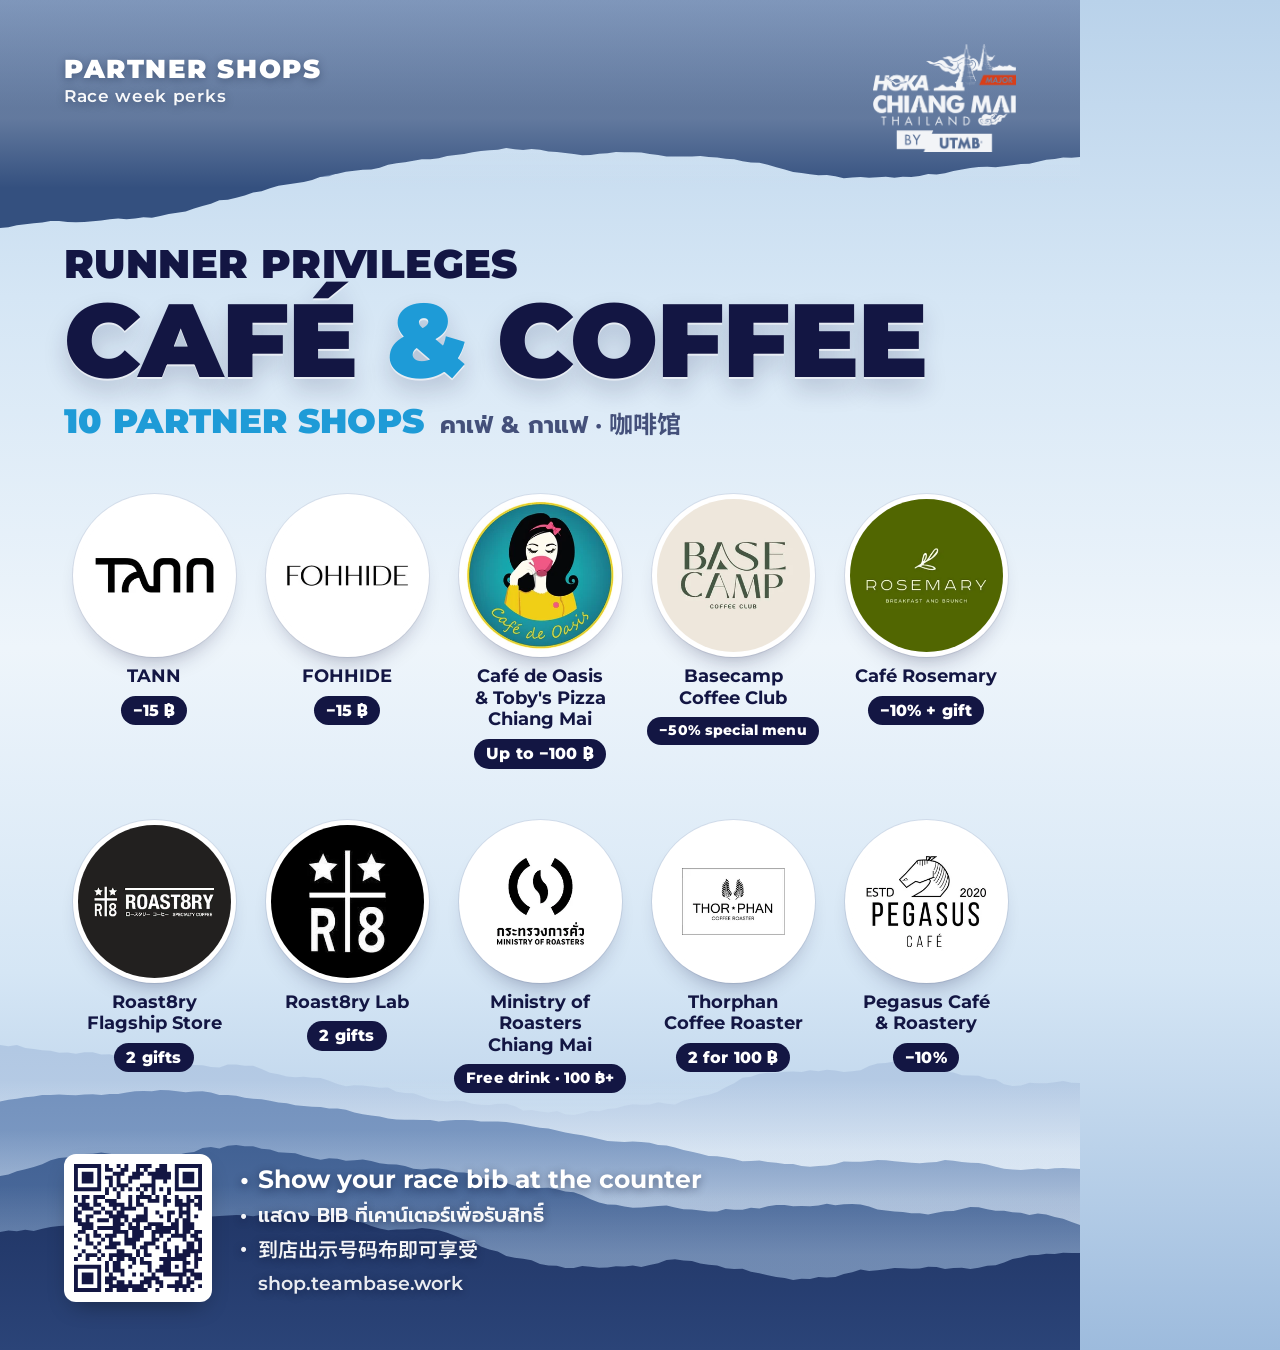
<file: shop-map/promo/post.html>
<!doctype html>
<html lang="en">
<head>
<meta charset="utf-8">
<title>Runner Privileges post</title>
<!-- 1080×1350 social post in the HOKA Chiang Mai by UTMB campaign style:
     misty mountain band on top, pale sky middle, deep ridges at the bottom; heavy geometric caps,
     navy + silver headline, cyan accent; logos top corners; dotted info lines + QR bottom-left.
     Usage: promo/post.html?cat=spa&lang=en   (rendered to PNG by promo/render.js) -->
<link rel="stylesheet" href="https://fonts.googleapis.com/css2?family=Montserrat:wght@600;700;800;900&family=Prompt:wght@500;600;700;800;900&family=Noto+Sans+SC:wght@500;700;900&display=swap">
<style>
:root {
  --navy: #131643; --navy-2: #2A3266; --cyan: #1E9BD7; --sky: #D5E6F5; --mist: #EEF5FB; --ink-2: #44507A;
  --f: "Montserrat", "Prompt", "Noto Sans SC", sans-serif;
  --M: 64px;                                   /* outer margin: every block aligns to it */
}
:lang(th) { --f: "Prompt", "Montserrat", sans-serif; }
:lang(zh) { --f: "Noto Sans SC", "Montserrat", sans-serif; }
* { box-sizing: border-box; }
html, body { margin: 0; }
body { width: 1080px; height: 1350px; overflow: hidden; position: relative; font-family: var(--f); color: var(--navy);
  background: linear-gradient(180deg, #B9D2EA 0%, var(--sky) 22%, var(--mist) 48%, var(--sky) 72%, #9DBBDD 100%); }
canvas { position: absolute; left: 0; width: 1080px; pointer-events: none; }
#top { top: 0; height: 300px; } #bottom { bottom: 0; height: 340px; }

/* top corners */
.logo-r { position: absolute; top: 44px; right: var(--M); height: 108px; }
.tag { position: absolute; top: 56px; left: var(--M); display: grid; gap: 4px; color: #fff; text-shadow: 0 2px 8px rgba(10,20,50,.35); }
.tag b { font: 900 26px/1 var(--f); letter-spacing: .06em; text-transform: uppercase; }
.tag span { font: 600 17px/1.2 var(--f); letter-spacing: .04em; opacity: .95; }
:lang(th) .tag b, :lang(zh) .tag b { letter-spacing: 0; }

/* headline */
.head { position: absolute; left: var(--M); right: var(--M); top: 244px; }
.k1 { font: 900 40px/1 var(--f); text-transform: uppercase; letter-spacing: .01em; color: var(--navy); }
.k2 { margin-top: 4px; font: 900 104px/1 var(--f); text-transform: uppercase; letter-spacing: -.01em; white-space: nowrap; color: var(--navy);
  text-shadow: 0 2px 0 rgba(255,255,255,.6), 0 12px 24px rgba(19,22,67,.18); }
.k2 .amp { color: var(--cyan); }
.k3 { margin-top: 12px; display: flex; align-items: baseline; gap: 16px; flex-wrap: wrap; }
.k3 b { font: 900 34px/1 var(--f); color: var(--cyan); text-transform: uppercase; letter-spacing: .01em; }
.k3 span { font: 700 24px/1.2 var(--f); color: var(--ink-2); }
:lang(th) .k1, :lang(th) .k2, :lang(th) .k3 b { text-transform: none; letter-spacing: 0; }

/* logo grid */
.grid { position: absolute; left: var(--M); right: var(--M); display: flex; flex-wrap: wrap; justify-content: center; align-content: center; gap: var(--gy) var(--gx); }
.cell { width: var(--w); display: grid; justify-items: center; align-content: start; text-align: center; gap: 8px; }
.disc { width: var(--d); height: var(--d); border-radius: 50%; overflow: hidden; background: #fff;
  box-shadow: 0 0 0 5px #fff, 0 14px 24px -10px rgba(19,22,67,.45), 0 0 0 6px rgba(19,22,67,.08); }
.disc img { width: 100%; height: 100%; display: block; }
.name { margin-top: 6px; font: 700 18px/1.2 var(--f); color: var(--navy); text-wrap: balance; display: -webkit-box; -webkit-line-clamp: 3; -webkit-box-orient: vertical; overflow: hidden; }
.br { font: 600 14px/1 var(--f); color: var(--ink-2); }
.perk { display: inline-block; white-space: nowrap; max-width: 100%; padding: 6px 12px; border-radius: 999px; background: var(--navy); color: #fff; font: 800 16px/1.1 var(--f); letter-spacing: .01em; }

/* footer info, like the volunteer post */
.foot { position: absolute; left: var(--M); right: var(--M); bottom: 48px; display: flex; align-items: center; gap: 28px; color: #fff; }
.qr { width: 148px; height: 148px; flex: none; padding: 10px; background: #fff; border-radius: 12px; box-shadow: 0 10px 24px -10px rgba(0,0,0,.45); }
.qr svg { width: 100%; height: 100%; display: block; }
.info .l, .info .s { display: grid; grid-template-columns: 18px 1fr; }
.info .l::before, .info .s::before { content: "•"; font-family: "Montserrat", sans-serif; font-weight: 700; }
.info .u { padding-left: 18px; }
.info { display: grid; gap: 6px; text-shadow: 0 2px 8px rgba(8,14,40,.45); }
.info .l { font: 700 25px/1.3 var(--f); }
.info .s { font: 600 20px/1.35 var(--f); opacity: .95; }
.info .u { margin-top: 6px; font: 600 19px/1 var(--f); opacity: .9; }
</style>
</head>
<body>
<canvas id="top" width="1080" height="300"></canvas>
<canvas id="bottom" width="1080" height="340"></canvas>
<div class="tag" id="tag"></div>
<img class="logo-r" src="../brand/event-logo-white.png" alt="HOKA Chiang Mai Thailand by UTMB">
<section class="head" id="head"><div class="k1" id="k1"></div><div class="k2" id="k2"></div><div class="k3" id="k3"></div></section>
<section class="grid" id="grid"></section>
<footer class="foot"><div class="qr" id="qr"></div><div class="info" id="info"></div></footer>
<script src="../js/icons.js"></script><script src="../js/i18n.js"></script><script src="../data/stores.js"></script><script src="../js/core.js"></script>
<script src="../vendor/qrcode-generator.js"></script>
<script>
(function () {
  var q = new URLSearchParams(location.search), cat = q.get('cat') || 'cafe', lang = q.get('lang') || 'en', C = window.CNX;
  document.documentElement.lang = C.HTML_LANG[lang];

  /* ---------- misty ridgelines (seeded, so every render is identical) ---------- */
  function rng(seed) { return function () { seed = (seed * 16807) % 2147483647; return seed / 2147483647; }; }
  function ridge(r, w, rough) {  // midpoint displacement → a natural mountain profile
    var n = 129, y = new Array(n); y[0] = r(); y[n - 1] = r();
    for (var step = n - 1, amp = 1; step > 1; step /= 2, amp *= rough)
      for (var i = step / 2; i < n; i += step) y[i] = (y[i - step / 2] + y[i + step / 2]) / 2 + (r() - .5) * amp;
    return y;
  }
  function layers(cv, spec, seed, flip) {
    var g = cv.getContext('2d'), W = cv.width, H = cv.height, r = rng(seed);
    spec.forEach(function (L) {
      var y = ridge(r, W, .52), min = Math.min.apply(null, y), max = Math.max.apply(null, y);
      g.beginPath(); g.moveTo(0, flip ? 0 : H);
      y.forEach(function (v, i) { var t = (v - min) / (max - min); var yy = L.base + (t - .5) * L.amp; g.lineTo(i / (y.length - 1) * W, flip ? H - yy : yy); });
      g.lineTo(W, flip ? 0 : H); g.closePath();
      var gr = g.createLinearGradient(0, flip ? H - L.base - L.amp : L.base - L.amp, 0, flip ? 0 : H);
      gr.addColorStop(0, L.c1); gr.addColorStop(1, L.c2); g.fillStyle = gr; g.fill();
      if (L.mist) { var m = g.createLinearGradient(0, flip ? H - L.base : L.base, 0, flip ? H - L.base - 70 : L.base + 70);
        m.addColorStop(0, 'rgba(238,245,251,0)'); m.addColorStop(1, 'rgba(238,245,251,' + L.mist + ')'); g.fillStyle = m; g.fillRect(0, 0, W, H); }
    });
  }
  /* top band: dark ridges hanging from the top edge, fading into cloud (like the campaign's top photo strip) */
  layers(document.getElementById('top'), [
    { base: 236, amp: 70, c1: '#E3EEF8', c2: '#FFFFFF' },
    { base: 205, amp: 80, c1: '#9DB7D6', c2: '#C9DAEC', mist: .55 },
    { base: 160, amp: 90, c1: '#5F7DAA', c2: '#8FA9CC', mist: .35 },
    { base: 112, amp: 80, c1: '#34507F', c2: '#5A77A5', mist: .25 }
  ], 20261127, true);
  /* bottom: layered ridges rising out of the mist, deepest navy-blue in front (footer text sits on it) */
  layers(document.getElementById('bottom'), [
    { base: 70, amp: 70, c1: '#AFC6E2', c2: '#C7D8EC', mist: .5 },
    { base: 120, amp: 80, c1: '#6F8EBB', c2: '#92ACCF', mist: .35 },
    { base: 175, amp: 80, c1: '#3D5D90', c2: '#5B79A8', mist: .2 },
    { base: 235, amp: 70, c1: '#1F3363', c2: '#2B4478' }
  ], 20261203, false);

  /* ---------- copy ---------- */
  var T = {
    en: { k1: 'Runner privileges', shops: '{n} partner shops', tag: ['Partner shops', 'Race week perks'],
          lines: ['Show your race bib at the counter', 'แสดง BIB ที่เคาน์เตอร์เพื่อรับสิทธิ์', '到店出示号码布即可享受'], br: '{n} branches',
          cats: { cafe: 'Café & Coffee', food: 'Restaurants', spa: 'Massage & Spa', sport: 'Sport & Fitness' } },
    th: { k1: 'สิทธิพิเศษนักวิ่ง', shops: 'ร้านพันธมิตร {n} ร้าน', tag: ['ร้านพันธมิตร', 'สิทธิพิเศษช่วงงานวิ่ง'],
          lines: ['แสดง BIB ที่เคาน์เตอร์เพื่อรับสิทธิ์', 'Show your race bib at the counter', '到店出示号码布即可享受'], br: '{n} สาขา',
          cats: { cafe: 'คาเฟ่ & กาแฟ', food: 'ร้านอาหาร', spa: 'นวด & สปา', sport: 'กีฬา & ฟิตเนส' } },
    zh: { k1: '跑者专享优惠', shops: '{n} 家合作商户', tag: ['合作商户', '赛事周专享'],
          lines: ['到店出示号码布即可享受', 'Show your race bib at the counter', 'แสดง BIB ที่เคาน์เตอร์เพื่อรับสิทธิ์'], br: '{n} 家分店',
          cats: { cafe: '咖啡馆', food: '餐厅', spa: '按摩与水疗', sport: '运动与健身' } }
  }[lang];
  var OTHER = { en: ['th', 'zh'], th: ['en', 'zh'], zh: ['en', 'th'] }[lang];
  var ALL = { en: { cafe: 'Café & Coffee', food: 'Restaurants', spa: 'Massage & Spa', sport: 'Sport & Fitness' },
              th: { cafe: 'คาเฟ่ & กาแฟ', food: 'ร้านอาหาร', spa: 'นวด & สปา', sport: 'กีฬา & ฟิตเนส' },
              zh: { cafe: '咖啡馆', food: '餐厅', spa: '按摩与水疗', sport: '运动与健身' } };

  var shops = window.CNX_STORES.filter(function (s) { return s.cats.indexOf(cat) >= 0; });
  document.getElementById('tag').innerHTML = '<b>' + C.esc(T.tag[0]) + '</b><span>' + C.esc(T.tag[1]) + '</span>';
  document.getElementById('k1').textContent = T.k1;
  var k2 = document.getElementById('k2'); k2.innerHTML = C.esc(T.cats[cat]).replace('&amp;', '<span class="amp">&amp;</span>');
  document.getElementById('k3').innerHTML = '<b>' + C.esc(T.shops.replace('{n}', shops.length)) + '</b><span>' +
    OTHER.map(function (l) { return '<span lang="' + C.HTML_LANG[l] + '">' + C.esc(ALL[l][cat]) + '</span>'; }).join(' · ') + '</span>';

  /* ---------- logos: branches of one brand share a tile ---------- */
  var BRAND = [['varalee', 'Varalee Massage'], ['herb-', 'Herb Massage'], ['fahlanna-', 'Fah Lanna Spa'], ['oasis-', 'The Oasis Spa'], ['decathlon-', 'Decathlon']];
  function brandOf(s) { var b = BRAND.find(function (x) { return s.id.indexOf(x[0]) === 0; }); return b ? b[1] : s.id; }
  var groups = [];
  shops.forEach(function (s) { var k = brandOf(s), g = groups.find(function (x) { return x.key === k; }); if (g) g.items.push(s); else groups.push({ key: k, items: [s] }); });
  var grid = document.getElementById('grid');
  grid.innerHTML = groups.map(function (g) {
    var s = g.items[0], name = g.items.length > 1 ? g.key : C.sheetName(s);
    return '<div class="cell"><div class="disc"><img src="../' + s.logo + '" alt=""></div><div class="name">' + C.esc(name) + '</div>' +
      (g.items.length > 1 ? '<div class="br">' + T.br.replace('{n}', g.items.length) + '</div>' : '') + '<span class="perk">' + C.esc(s.perk[lang]) + '</span></div>';
  }).join('');

  /* ---------- footer ---------- */
  var url = 'https://shop.teambase.work/?cat=' + cat + '&lang=' + lang;
  document.getElementById('info').innerHTML = '<div class="l">' + C.esc(T.lines[0]) + '</div>' +
    T.lines.slice(1).map(function (t, i) { return '<div class="s" lang="' + C.HTML_LANG[OTHER[i]] + '">' + C.esc(t) + '</div>'; }).join('') +
    '<div class="u">shop.teambase.work</div>';
  var qr = qrcode(0, 'M'); qr.addData(url); qr.make();
  document.getElementById('qr').innerHTML = qr.createSvgTag({ cellSize: 4, margin: 0, scalable: true });
  document.querySelectorAll('#qr svg path').forEach(function (p) { p.setAttribute('fill', '#131643'); });

  /* ---------- layout on an 8px rhythm, measured after fonts load ---------- */
  document.fonts.ready.then(function () {
    var maxW = 1080 - 2 * 64;
    var fs = 104; while (k2.scrollWidth > maxW && fs > 60) { fs -= 2; k2.style.fontSize = fs + 'px'; }
    var headBottom = document.getElementById('head').getBoundingClientRect().bottom;
    var footTop = document.querySelector('.foot').getBoundingClientRect().top;
    var top = Math.ceil((headBottom + 32) / 8) * 8, bottom = Math.floor((footTop - 32) / 8) * 8, H = bottom - top, W = maxW;
    var n = groups.length, gx = 16, gy = 20, best = { d: 0 };
    for (var cols = 2; cols <= 6; cols++) {
      var rows = Math.ceil(n / cols);
      var d = Math.min((W - (cols - 1) * gx) / cols - 44, (H - (rows - 1) * gy) / rows - 96, 200);
      if (d > best.d) best = { d: Math.floor(d / 2) * 2, cols: cols, rows: rows };
    }
    grid.style.top = top + 'px'; grid.style.height = H + 'px'; grid.style.setProperty('--gx', gx + 'px');
    /* measure-and-fit: shrink until the cells fit with ≥32px air, then give spare height to the row gaps */
    function apply(d, g) {
      var colW = Math.floor((W - (best.cols - 1) * gx) / best.cols);       // cells use the full column: names wrap less
      grid.style.setProperty('--d', Math.min(d, colW - 24) + 'px'); grid.style.setProperty('--w', colW + 'px'); grid.style.setProperty('--gy', g + 'px');
      grid.style.padding = '0';
    }
    function used() { var cs = grid.querySelectorAll('.cell'), t = 1e9, b = 0; cs.forEach(function (c) { var r = c.getBoundingClientRect(); t = Math.min(t, r.top); b = Math.max(b, r.bottom); }); return b - t; }
    var d = Math.min(200, Math.floor((W - (best.cols - 1) * gx) / best.cols) - 24), g = gy; apply(d, g);
    while (used() > H && d > 60) { d -= 4; apply(d, g); }
    var rows = Math.ceil(n / best.cols);
    if (rows > 1) { var spare = H - used(); g = Math.min(56, g + Math.floor(spare * .5 / (rows - 1))); apply(d, g); }
    best.d = d;
    grid.querySelectorAll('.perk').forEach(function (el) { var f = 16; while (el.scrollWidth > el.parentNode.clientWidth && f > 11) { el.style.fontSize = --f + 'px'; } });
    Promise.all([].map.call(document.images, function (im) { return im.complete ? 0 : new Promise(function (r) { im.onload = im.onerror = r; }); }))
      .then(function () {
        var box = function (sel) { var r = document.querySelector(sel).getBoundingClientRect(); return [Math.round(r.left), Math.round(r.top), Math.round(r.right), Math.round(r.bottom)]; };
        var cells = [].map.call(document.querySelectorAll('.cell'), function (c) { var r = c.getBoundingClientRect(); return [Math.round(r.left), Math.round(r.top), Math.round(r.right), Math.round(r.bottom)]; });
        window.__audit = { head: box('#head'), k2w: Math.round(k2.scrollWidth), grid: box('#grid'), cells: cells, foot: box('.foot'), logo: box('.logo-r'), tag: box('#tag'), disc: best.d, cols: best.cols };
        window.__ready = true; });
  });
})();
</script>
</body>
</html>
</file>
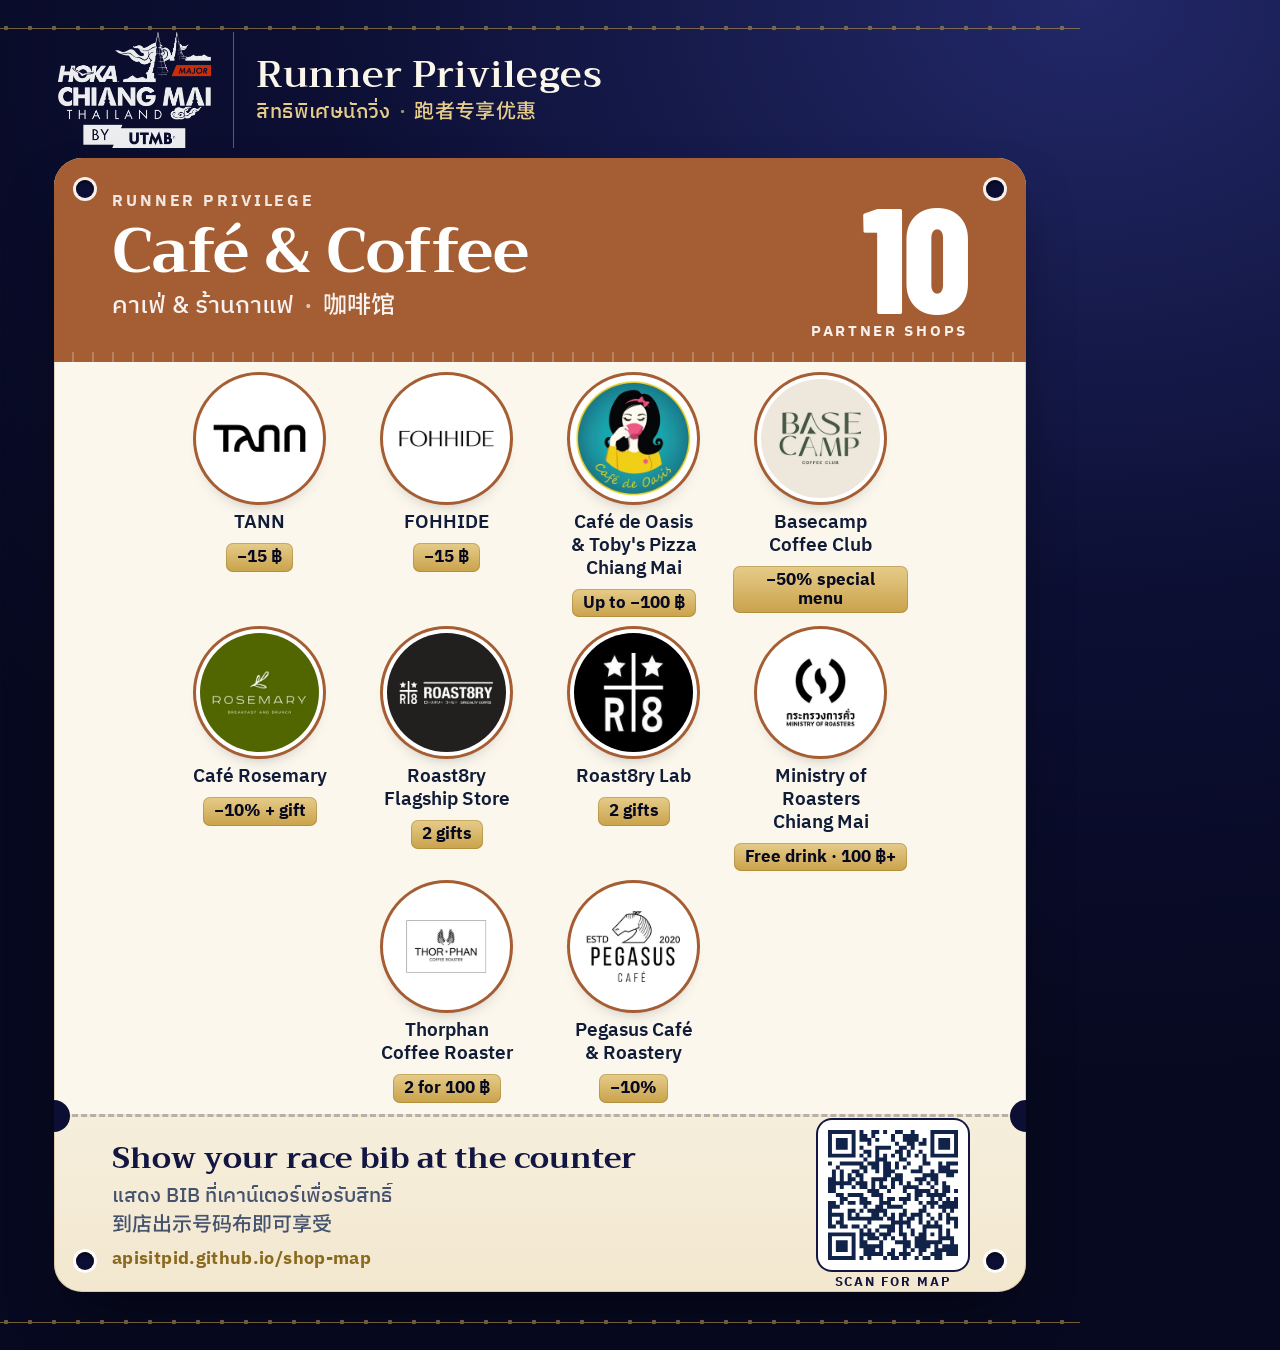
<file: shop-map/promo/poster.html>
<!doctype html>
<html lang="en">
<head>
<meta charset="utf-8">
<title>Runner Privileges poster</title>
<!-- Social post (1080×1350, 4:5). Concept: every category is a race bib.
     Bib number = how many partner shops; tear-off strip = how to redeem + QR to the filtered map.
     Usage: promo/poster.html?cat=spa&lang=en   (rendered to PNG by promo/render.js) -->
<link rel="stylesheet" href="https://fonts.googleapis.com/css2?family=IBM+Plex+Sans+Thai:wght@400;500;600;700&family=Noto+Sans+SC:wght@500;700&family=Noto+Serif+SC:wght@600&family=Trirong:wght@600;700&family=Barlow+Condensed:wght@700;800&display=swap">
<style>
:root {
  --navy-950: #070920; --navy-900: #0C0F33; --navy-800: #131643; --gold-700: #8A6A1F; --gold-500: #C9A24B; --gold-300: #E6CC8A; --gold-100: #F7EED6;
  --paper: #FBF7EC; --ink: #101C38; --ink-2: #46536F; --cat: #A55E33;
  --f-display: "Trirong", "Noto Serif SC", serif; --f-ui: "IBM Plex Sans Thai", "Noto Sans SC", sans-serif; --f-bib: "Barlow Condensed", "IBM Plex Sans Thai", sans-serif;
}
:lang(zh) { --f-display: "Noto Serif SC", "Trirong", serif; --f-ui: "Noto Sans SC", "IBM Plex Sans Thai", sans-serif; }
* { box-sizing: border-box; }
html, body { margin: 0; }
body { width: 1080px; height: 1350px; overflow: hidden; color: var(--ink); font-family: var(--f-ui);
  background: radial-gradient(110% 80% at 85% 0%, #222868 0%, var(--navy-900) 55%, var(--navy-950) 100%); position: relative; }
/* Lanna dot rule, top and bottom of the canvas */
body::before, body::after { content: ""; position: absolute; left: 0; right: 0; height: 12px; opacity: .55;
  background: radial-gradient(circle at 6px 6px, var(--gold-500) 2px, transparent 2.6px) 0 0/24px 12px repeat-x, linear-gradient(var(--gold-500), var(--gold-500)) 0 50%/100% 1px no-repeat; }
body::before { top: 22px; } body::after { bottom: 22px; }

.top { position: absolute; left: 58px; right: 58px; top: 30px; height: 120px; display: flex; align-items: center; gap: 22px; color: #EDE7D6; }
.top img { height: 116px; width: auto; padding-right: 22px; border-right: 1px solid rgba(230,204,138,.4); }
.top .t1 { font: 600 38px/1.1 var(--f-display); color: #FBF6EA; }
.top .t1 em { font-style: normal; color: var(--gold-300); }
.top .t2 { font: 500 20px/1.3 var(--f-ui); color: var(--gold-300); letter-spacing: .02em; margin-top: 4px; }
.top .t2 span + span::before { content: "·"; margin: 0 8px; opacity: .7; }

/* ---- the bib ---- */
.bib { position: absolute; left: 54px; right: 54px; top: 158px; bottom: 58px; border-radius: 28px; background: var(--paper);
  box-shadow: 0 30px 60px -20px rgba(0,0,0,.55), inset 0 0 0 1px rgba(138,106,31,.25); overflow: hidden; display: flex; flex-direction: column; }
.pin-hole { position: absolute; width: 18px; height: 18px; border-radius: 50%; background: var(--navy-900); box-shadow: inset 0 2px 3px rgba(0,0,0,.6), 0 0 0 3px rgba(255,255,255,.9); z-index: 3; }
.ph-tl { top: 22px; left: 22px; } .ph-tr { top: 22px; right: 22px; } .ph-bl { bottom: 22px; left: 22px; } .ph-br { bottom: 22px; right: 22px; }
.band { position: relative; height: 204px; flex: none; background: var(--cat); color: #fff; padding: 36px 58px 0; display: flex; justify-content: space-between; align-items: flex-start; overflow: hidden; }
.band::after { content: ""; position: absolute; inset: auto 0 0 0; height: 10px; background: repeating-linear-gradient(90deg, rgba(255,255,255,.0) 0 18px, rgba(255,255,255,.22) 18px 20px); }
.band .eyebrow { font: 700 16px/1 var(--f-ui); letter-spacing: .18em; text-transform: uppercase; opacity: .85; }
.band h1 { margin: 10px 0 8px; font: 700 62px/1.02 var(--f-display); letter-spacing: -.01em; }
.band .alt { font: 500 24px/1.3 var(--f-ui); opacity: .92; }
.band .alt span + span::before { content: "·"; margin: 0 10px; opacity: .7; }
.num { text-align: right; line-height: .8; }
.num b { display: block; font: 800 150px/.8 var(--f-bib); letter-spacing: -.02em; }
.num small { display: block; margin-top: 10px; font: 700 15px/1 var(--f-ui); letter-spacing: .18em; text-transform: uppercase; opacity: .9; }

:lang(th) .band .eyebrow, :lang(th) .num small, :lang(th) .qr-cap, :lang(zh) .band .eyebrow, :lang(zh) .num small, :lang(zh) .qr-cap { letter-spacing: 0; font-size: 18px; }
/* logo grid */
.grid { flex: 1; display: flex; flex-wrap: wrap; align-content: center; justify-content: center; padding: 22px 36px 16px; gap: var(--gy) var(--gx); min-height: 0; }
.cell { width: calc(var(--d) + 56px); }
.cell { display: grid; justify-items: center; align-content: start; gap: 8px; text-align: center; }
.disc { width: var(--d); height: var(--d); border-radius: 50%; overflow: hidden; background: #fff;
  box-shadow: 0 0 0 4px #fff, 0 0 0 7px var(--cat), 0 10px 18px -8px rgba(8,18,42,.45); }
.disc img { width: 100%; height: 100%; display: block; }
.name { margin-top: 6px; font: 600 19px/1.2 var(--f-ui); color: var(--ink); max-width: calc(var(--d) + 50px); text-wrap: balance; }
.branches { font: 500 14px/1 var(--f-ui); color: var(--ink-2); }
.perk { display: inline-block; padding: 5px 11px; border-radius: 7px; background: linear-gradient(180deg, var(--gold-300), var(--gold-500)); color: var(--navy-950);
  font: 700 17px/1.1 var(--f-ui); box-shadow: inset 0 0 0 1px rgba(138,106,31,.35); max-width: calc(var(--d) + 56px); }

/* tear-off strip */
.tear { position: relative; flex: none; height: 178px; display: grid; grid-template-columns: 1fr auto; align-items: center; gap: 24px; padding: 0 58px;
  border-top: 3px dashed rgba(18,35,74,.28); background: linear-gradient(180deg, rgba(201,162,75,.10), rgba(201,162,75,.18)); }
.tear::before, .tear::after { content: ""; position: absolute; top: -17px; width: 32px; height: 32px; border-radius: 50%; background: var(--navy-900); }
.tear::before { left: -16px; } .tear::after { right: -16px; }
.how b { display: block; font: 700 30px/1.15 var(--f-display); color: var(--navy-800); }
.how div { margin-top: 6px; font: 500 20px/1.45 var(--f-ui); color: var(--ink-2); }
.how .url { margin-top: 10px; font: 700 18px/1 var(--f-ui); color: var(--gold-700); letter-spacing: .02em; }
.qr { width: 150px; height: 150px; padding: 10px; background: #fff; border-radius: 14px; box-shadow: 0 0 0 2px var(--navy-800); }
.qr svg { width: 100%; height: 100%; display: block; }
.qr-cap { margin-top: 6px; text-align: center; font: 700 13px/1 var(--f-ui); letter-spacing: .14em; text-transform: uppercase; color: var(--navy-800); }
</style>
</head>
<body>
<header class="top">
  <img src="../brand/event-logo-white.png" alt="HOKA Chiang Mai Thailand by UTMB">
  <div><div class="t1" id="t1"></div><div class="t2" id="t2"></div></div>
</header>
<main class="bib" id="bib">
  <i class="pin-hole ph-tl"></i><i class="pin-hole ph-tr"></i><i class="pin-hole ph-bl"></i><i class="pin-hole ph-br"></i>
  <section class="band"><div><div class="eyebrow" id="eyebrow"></div><h1 id="h1"></h1><div class="alt" id="alt"></div></div>
    <div class="num"><b id="num"></b><small id="numlab"></small></div></section>
  <section class="grid" id="grid"></section>
  <section class="tear"><div class="how" id="how"></div><div><div class="qr" id="qr"></div><div class="qr-cap" id="qrcap"></div></div></section>
</main>
<script src="../js/icons.js"></script><script src="../js/i18n.js"></script><script src="../data/stores.js"></script><script src="../js/core.js"></script>
<script src="../vendor/qrcode-generator.js"></script>
<script>
(function () {
  var q = new URLSearchParams(location.search), cat = q.get('cat') || 'cafe', lang = q.get('lang') || 'en', C = window.CNX, I = window.CNX_I18N;
  var COLORS = { cafe: '#A55E33', food: '#B8325E', spa: '#1D7562', sport: '#2F62C6' };
  /* branches of one brand share a tile */
  var BRAND = [['varalee', 'Varalee Massage'], ['herb-', 'Herb Massage'], ['fahlanna-', 'Fah Lanna Spa'], ['oasis-', 'The Oasis Spa'], ['decathlon-', 'Decathlon']];
  function brandOf(s) { var b = BRAND.find(function (x) { return s.id.indexOf(x[0]) === 0; }); return b ? b[1] : s.id; }
  var TITLE = { en: { cafe: 'Café & Coffee', food: 'Restaurants', spa: 'Massage & Spa', sport: 'Sport & Fitness' },
                th: { cafe: 'คาเฟ่ & ร้านกาแฟ', food: 'ร้านอาหาร', spa: 'นวด & สปา', sport: 'กีฬา & ฟิตเนส' },
                zh: { cafe: '咖啡馆', food: '餐厅', spa: '按摩与水疗', sport: '运动与健身' } };
  var TXT = {
    en: { eyebrow: 'Runner privilege', shops: 'partner shops', branches: '{n} branches', how: 'Show your race bib at the counter',
          sub: ['แสดง BIB ที่เคาน์เตอร์เพื่อรับสิทธิ์', '到店出示号码布即可享受'], scan: 'Scan for map' },
    th: { eyebrow: 'สิทธิพิเศษนักวิ่ง', shops: 'ร้านพันธมิตร', branches: '{n} สาขา', how: 'แสดง BIB ที่เคาน์เตอร์เพื่อรับสิทธิ์',
          sub: ['Show your race bib at the counter', '到店出示号码布即可享受'], scan: 'สแกนดูแผนที่' },
    zh: { eyebrow: '跑者专享', shops: '家合作商户', branches: '{n} 家分店', how: '到店出示号码布即可享受',
          sub: ['Show your race bib at the counter', 'แสดง BIB ที่เคาน์เตอร์เพื่อรับสิทธิ์'], scan: '扫码看地图' }
  }[lang];
  document.documentElement.lang = C.HTML_LANG[lang];
  document.body.style.setProperty('--cat', COLORS[cat]);
  var shops = window.CNX_STORES.filter(function (s) { return s.cats.indexOf(cat) >= 0; });
  /* one tile per logo: branches of the same brand share a tile */
  var groups = [];
  shops.forEach(function (s) {
    var key = brandOf(s), g = groups.find(function (x) { return x.key === key; });
    if (g) g.items.push(s); else groups.push({ key: key, items: [s] });
  });
  /* pick the column count that gives the biggest logos inside the space between band and tear-off */
  var n = groups.length, gx = 12, gy = 16, W = 972 - 72, H = 1134 - 204 - 178 - 38, best = { d: 0 };
  for (var cols = 2; cols <= 6; cols++) {
    var rows = Math.ceil(n / cols);
    var d = Math.min((W - (cols - 1) * gx) / cols - 56, (H - (rows - 1) * gy) / rows - 108, 220);
    if (d > best.d) best = { d: Math.floor(d), cols: cols };
  }
  var grid = document.getElementById('grid'), d = best.d;
  grid.style.setProperty('--d', d + 'px'); grid.style.setProperty('--gx', gx + 'px'); grid.style.setProperty('--gy', gy + 'px');
  grid.style.maxWidth = (best.cols * (d + 56) + (best.cols - 1) * gx + 72) + 'px'; grid.style.margin = '0 auto';
  grid.innerHTML = groups.map(function (g) {
    var s = g.items[0], name = g.items.length > 1 ? g.key : C.sheetName(s);
    return '<div class="cell"><div class="disc"><img src="../' + s.logo + '" alt=""></div><div class="name">' + C.esc(name) + '</div>' +
      (g.items.length > 1 ? '<div class="branches">' + TXT.branches.replace('{n}', g.items.length) + '</div>' : '') +
      '<span class="perk">' + C.esc(s.perk[lang]) + '</span></div>';
  }).join('');
  var L = I[lang], others = ['th', 'en', 'zh'].filter(function (l) { return l !== lang; });
  document.getElementById('t1').textContent = L.appName;
  document.getElementById('t2').innerHTML = others.map(function (l) { return '<span lang="' + C.HTML_LANG[l] + '">' + C.esc(I[l].appName) + '</span>'; }).join('');
  document.getElementById('eyebrow').textContent = TXT.eyebrow;
  document.getElementById('h1').textContent = TITLE[lang][cat];
  document.getElementById('alt').innerHTML = others.map(function (l) { return '<span lang="' + C.HTML_LANG[l] + '">' + C.esc(TITLE[l][cat]) + '</span>'; }).join('');
  document.getElementById('num').textContent = shops.length;
  document.getElementById('numlab').textContent = TXT.shops;
  var url = 'https://apisitpid.github.io/shop-map/?cat=' + cat + '&lang=' + lang;
  document.getElementById('how').innerHTML = '<b>' + C.esc(TXT.how) + '</b><div>' + TXT.sub.map(C.esc).join('<br>') + '</div><div class="url">apisitpid.github.io/shop-map</div>';
  var qr = qrcode(0, 'M'); qr.addData(url); qr.make();
  document.getElementById('qr').innerHTML = qr.createSvgTag({ cellSize: 4, margin: 0, scalable: true });
  document.querySelector('#qr svg rect').setAttribute('fill', '#fff');
  document.querySelectorAll('#qr svg path').forEach(function (p) { p.setAttribute('fill', '#12234A'); });
  document.getElementById('qrcap').textContent = TXT.scan;
  document.fonts.ready.then(function () { Promise.all([].map.call(document.images, function (im) { return im.complete ? 0 : new Promise(function (r) { im.onload = im.onerror = r; }); })).then(function () { window.__ready = true; }); });
})();
</script>
</body>
</html>
</file>
<file: shop-map/vendor/maplibre-gl.css>
.maplibregl-map{font:12px/20px Helvetica Neue,Arial,Helvetica,sans-serif;overflow:hidden;position:relative;-webkit-tap-highlight-color:rgb(0 0 0/0)}.maplibregl-canvas{left:0;position:absolute;top:0}.maplibregl-map:fullscreen{height:100%;width:100%}.maplibregl-ctrl-group button.maplibregl-ctrl-compass{touch-action:none}.maplibregl-canvas-container.maplibregl-interactive,.maplibregl-ctrl-group button.maplibregl-ctrl-compass{cursor:grab;-webkit-user-select:none;-moz-user-select:none;user-select:none}.maplibregl-canvas-container.maplibregl-interactive.maplibregl-track-pointer{cursor:pointer}.maplibregl-canvas-container.maplibregl-interactive:active,.maplibregl-ctrl-group button.maplibregl-ctrl-compass:active{cursor:grabbing}.maplibregl-canvas-container.maplibregl-touch-zoom-rotate,.maplibregl-canvas-container.maplibregl-touch-zoom-rotate .maplibregl-canvas{touch-action:pan-x pan-y}.maplibregl-canvas-container.maplibregl-touch-drag-pan,.maplibregl-canvas-container.maplibregl-touch-drag-pan .maplibregl-canvas{touch-action:pinch-zoom}.maplibregl-canvas-container.maplibregl-touch-zoom-rotate.maplibregl-touch-drag-pan,.maplibregl-canvas-container.maplibregl-touch-zoom-rotate.maplibregl-touch-drag-pan .maplibregl-canvas{touch-action:none}.maplibregl-canvas-container.maplibregl-touch-drag-pan.maplibregl-cooperative-gestures,.maplibregl-canvas-container.maplibregl-touch-drag-pan.maplibregl-cooperative-gestures .maplibregl-canvas{touch-action:pan-x pan-y}.maplibregl-ctrl-bottom-left,.maplibregl-ctrl-bottom-right,.maplibregl-ctrl-top-left,.maplibregl-ctrl-top-right{pointer-events:none;position:absolute;z-index:2}.maplibregl-ctrl-top-left{left:0;top:0}.maplibregl-ctrl-top-right{right:0;top:0}.maplibregl-ctrl-bottom-left{bottom:0;left:0}.maplibregl-ctrl-bottom-right{bottom:0;right:0}.maplibregl-ctrl{clear:both;pointer-events:auto;transform:translate(0)}.maplibregl-ctrl-top-left .maplibregl-ctrl{float:left;margin:10px 0 0 10px}.maplibregl-ctrl-top-right .maplibregl-ctrl{float:right;margin:10px 10px 0 0}.maplibregl-ctrl-bottom-left .maplibregl-ctrl{float:left;margin:0 0 10px 10px}.maplibregl-ctrl-bottom-right .maplibregl-ctrl{float:right;margin:0 10px 10px 0}.maplibregl-ctrl-group{background:#fff;border-radius:4px}.maplibregl-ctrl-group:not(:empty){box-shadow:0 0 0 2px rgba(0,0,0,.1)}@media (forced-colors:active){.maplibregl-ctrl-group:not(:empty){box-shadow:0 0 0 2px ButtonText}}.maplibregl-ctrl-group button{background-color:transparent;border:0;box-sizing:border-box;cursor:pointer;display:block;height:29px;outline:none;padding:0;width:29px}.maplibregl-ctrl-group button+button{border-top:1px solid #ddd}.maplibregl-ctrl button .maplibregl-ctrl-icon{background-position:50%;background-repeat:no-repeat;display:block;height:100%;width:100%}@media (forced-colors:active){.maplibregl-ctrl-icon{background-color:transparent}.maplibregl-ctrl-group button+button{border-top:1px solid ButtonText}}.maplibregl-ctrl button::-moz-focus-inner{border:0;padding:0}.maplibregl-ctrl-attrib-button:focus,.maplibregl-ctrl-group button:focus{box-shadow:0 0 2px 2px #0096ff}.maplibregl-ctrl button:disabled{cursor:not-allowed}.maplibregl-ctrl button:disabled .maplibregl-ctrl-icon{opacity:.25}.maplibregl-ctrl button:not(:disabled):hover{background-color:rgb(0 0 0/5%)}.maplibregl-ctrl-group button:focus:focus-visible{box-shadow:0 0 2px 2px #0096ff}.maplibregl-ctrl-group button:focus:not(:focus-visible){box-shadow:none}.maplibregl-ctrl-group button:focus:first-child{border-radius:4px 4px 0 0}.maplibregl-ctrl-group button:focus:last-child{border-radius:0 0 4px 4px}.maplibregl-ctrl-group button:focus:only-child{border-radius:inherit}.maplibregl-ctrl button.maplibregl-ctrl-zoom-out .maplibregl-ctrl-icon{background-image:url("data:image/svg+xml;charset=utf-8,%3Csvg xmlns='http://www.w3.org/2000/svg' width='29' height='29' fill='%23333' viewBox='0 0 29 29'%3E%3Cpath d='M10 13c-.75 0-1.5.75-1.5 1.5S9.25 16 10 16h9c.75 0 1.5-.75 1.5-1.5S19.75 13 19 13z'/%3E%3C/svg%3E")}.maplibregl-ctrl button.maplibregl-ctrl-zoom-in .maplibregl-ctrl-icon{background-image:url("data:image/svg+xml;charset=utf-8,%3Csvg xmlns='http://www.w3.org/2000/svg' width='29' height='29' fill='%23333' viewBox='0 0 29 29'%3E%3Cpath d='M14.5 8.5c-.75 0-1.5.75-1.5 1.5v3h-3c-.75 0-1.5.75-1.5 1.5S9.25 16 10 16h3v3c0 .75.75 1.5 1.5 1.5S16 19.75 16 19v-3h3c.75 0 1.5-.75 1.5-1.5S19.75 13 19 13h-3v-3c0-.75-.75-1.5-1.5-1.5'/%3E%3C/svg%3E")}@media (forced-colors:active){.maplibregl-ctrl button.maplibregl-ctrl-zoom-out .maplibregl-ctrl-icon{background-image:url("data:image/svg+xml;charset=utf-8,%3Csvg xmlns='http://www.w3.org/2000/svg' width='29' height='29' fill='%23fff' viewBox='0 0 29 29'%3E%3Cpath d='M10 13c-.75 0-1.5.75-1.5 1.5S9.25 16 10 16h9c.75 0 1.5-.75 1.5-1.5S19.75 13 19 13z'/%3E%3C/svg%3E")}.maplibregl-ctrl button.maplibregl-ctrl-zoom-in .maplibregl-ctrl-icon{background-image:url("data:image/svg+xml;charset=utf-8,%3Csvg xmlns='http://www.w3.org/2000/svg' width='29' height='29' fill='%23fff' viewBox='0 0 29 29'%3E%3Cpath d='M14.5 8.5c-.75 0-1.5.75-1.5 1.5v3h-3c-.75 0-1.5.75-1.5 1.5S9.25 16 10 16h3v3c0 .75.75 1.5 1.5 1.5S16 19.75 16 19v-3h3c.75 0 1.5-.75 1.5-1.5S19.75 13 19 13h-3v-3c0-.75-.75-1.5-1.5-1.5'/%3E%3C/svg%3E")}}@media (forced-colors:active) and (prefers-color-scheme:light){.maplibregl-ctrl button.maplibregl-ctrl-zoom-out .maplibregl-ctrl-icon{background-image:url("data:image/svg+xml;charset=utf-8,%3Csvg xmlns='http://www.w3.org/2000/svg' width='29' height='29' viewBox='0 0 29 29'%3E%3Cpath d='M10 13c-.75 0-1.5.75-1.5 1.5S9.25 16 10 16h9c.75 0 1.5-.75 1.5-1.5S19.75 13 19 13z'/%3E%3C/svg%3E")}.maplibregl-ctrl button.maplibregl-ctrl-zoom-in .maplibregl-ctrl-icon{background-image:url("data:image/svg+xml;charset=utf-8,%3Csvg xmlns='http://www.w3.org/2000/svg' width='29' height='29' viewBox='0 0 29 29'%3E%3Cpath d='M14.5 8.5c-.75 0-1.5.75-1.5 1.5v3h-3c-.75 0-1.5.75-1.5 1.5S9.25 16 10 16h3v3c0 .75.75 1.5 1.5 1.5S16 19.75 16 19v-3h3c.75 0 1.5-.75 1.5-1.5S19.75 13 19 13h-3v-3c0-.75-.75-1.5-1.5-1.5'/%3E%3C/svg%3E")}}.maplibregl-ctrl button.maplibregl-ctrl-fullscreen .maplibregl-ctrl-icon{background-image:url("data:image/svg+xml;charset=utf-8,%3Csvg xmlns='http://www.w3.org/2000/svg' width='29' height='29' fill='%23333' viewBox='0 0 29 29'%3E%3Cpath d='M24 16v5.5c0 1.75-.75 2.5-2.5 2.5H16v-1l3-1.5-4-5.5 1-1 5.5 4 1.5-3zM6 16l1.5 3 5.5-4 1 1-4 5.5 3 1.5v1H7.5C5.75 24 5 23.25 5 21.5V16zm7-11v1l-3 1.5 4 5.5-1 1-5.5-4L6 13H5V7.5C5 5.75 5.75 5 7.5 5zm11 2.5c0-1.75-.75-2.5-2.5-2.5H16v1l3 1.5-4 5.5 1 1 5.5-4 1.5 3h1z'/%3E%3C/svg%3E")}.maplibregl-ctrl button.maplibregl-ctrl-shrink .maplibregl-ctrl-icon{background-image:url("data:image/svg+xml;charset=utf-8,%3Csvg xmlns='http://www.w3.org/2000/svg' width='29' height='29' viewBox='0 0 29 29'%3E%3Cpath d='M18.5 16c-1.75 0-2.5.75-2.5 2.5V24h1l1.5-3 5.5 4 1-1-4-5.5 3-1.5v-1zM13 18.5c0-1.75-.75-2.5-2.5-2.5H5v1l3 1.5L4 24l1 1 5.5-4 1.5 3h1zm3-8c0 1.75.75 2.5 2.5 2.5H24v-1l-3-1.5L25 5l-1-1-5.5 4L17 5h-1zM10.5 13c1.75 0 2.5-.75 2.5-2.5V5h-1l-1.5 3L5 4 4 5l4 5.5L5 12v1z'/%3E%3C/svg%3E")}@media (forced-colors:active){.maplibregl-ctrl button.maplibregl-ctrl-fullscreen .maplibregl-ctrl-icon{background-image:url("data:image/svg+xml;charset=utf-8,%3Csvg xmlns='http://www.w3.org/2000/svg' width='29' height='29' fill='%23fff' viewBox='0 0 29 29'%3E%3Cpath d='M24 16v5.5c0 1.75-.75 2.5-2.5 2.5H16v-1l3-1.5-4-5.5 1-1 5.5 4 1.5-3zM6 16l1.5 3 5.5-4 1 1-4 5.5 3 1.5v1H7.5C5.75 24 5 23.25 5 21.5V16zm7-11v1l-3 1.5 4 5.5-1 1-5.5-4L6 13H5V7.5C5 5.75 5.75 5 7.5 5zm11 2.5c0-1.75-.75-2.5-2.5-2.5H16v1l3 1.5-4 5.5 1 1 5.5-4 1.5 3h1z'/%3E%3C/svg%3E")}.maplibregl-ctrl button.maplibregl-ctrl-shrink .maplibregl-ctrl-icon{background-image:url("data:image/svg+xml;charset=utf-8,%3Csvg xmlns='http://www.w3.org/2000/svg' width='29' height='29' fill='%23fff' viewBox='0 0 29 29'%3E%3Cpath d='M18.5 16c-1.75 0-2.5.75-2.5 2.5V24h1l1.5-3 5.5 4 1-1-4-5.5 3-1.5v-1zM13 18.5c0-1.75-.75-2.5-2.5-2.5H5v1l3 1.5L4 24l1 1 5.5-4 1.5 3h1zm3-8c0 1.75.75 2.5 2.5 2.5H24v-1l-3-1.5L25 5l-1-1-5.5 4L17 5h-1zM10.5 13c1.75 0 2.5-.75 2.5-2.5V5h-1l-1.5 3L5 4 4 5l4 5.5L5 12v1z'/%3E%3C/svg%3E")}}@media (forced-colors:active) and (prefers-color-scheme:light){.maplibregl-ctrl button.maplibregl-ctrl-fullscreen .maplibregl-ctrl-icon{background-image:url("data:image/svg+xml;charset=utf-8,%3Csvg xmlns='http://www.w3.org/2000/svg' width='29' height='29' viewBox='0 0 29 29'%3E%3Cpath d='M24 16v5.5c0 1.75-.75 2.5-2.5 2.5H16v-1l3-1.5-4-5.5 1-1 5.5 4 1.5-3zM6 16l1.5 3 5.5-4 1 1-4 5.5 3 1.5v1H7.5C5.75 24 5 23.25 5 21.5V16zm7-11v1l-3 1.5 4 5.5-1 1-5.5-4L6 13H5V7.5C5 5.75 5.75 5 7.5 5zm11 2.5c0-1.75-.75-2.5-2.5-2.5H16v1l3 1.5-4 5.5 1 1 5.5-4 1.5 3h1z'/%3E%3C/svg%3E")}.maplibregl-ctrl button.maplibregl-ctrl-shrink .maplibregl-ctrl-icon{background-image:url("data:image/svg+xml;charset=utf-8,%3Csvg xmlns='http://www.w3.org/2000/svg' width='29' height='29' viewBox='0 0 29 29'%3E%3Cpath d='M18.5 16c-1.75 0-2.5.75-2.5 2.5V24h1l1.5-3 5.5 4 1-1-4-5.5 3-1.5v-1zM13 18.5c0-1.75-.75-2.5-2.5-2.5H5v1l3 1.5L4 24l1 1 5.5-4 1.5 3h1zm3-8c0 1.75.75 2.5 2.5 2.5H24v-1l-3-1.5L25 5l-1-1-5.5 4L17 5h-1zM10.5 13c1.75 0 2.5-.75 2.5-2.5V5h-1l-1.5 3L5 4 4 5l4 5.5L5 12v1z'/%3E%3C/svg%3E")}}.maplibregl-ctrl button.maplibregl-ctrl-compass .maplibregl-ctrl-icon{background-image:url("data:image/svg+xml;charset=utf-8,%3Csvg xmlns='http://www.w3.org/2000/svg' width='29' height='29' fill='%23333' viewBox='0 0 29 29'%3E%3Cpath d='m10.5 14 4-8 4 8z'/%3E%3Cpath fill='%23ccc' d='m10.5 16 4 8 4-8z'/%3E%3C/svg%3E")}@media (forced-colors:active){.maplibregl-ctrl button.maplibregl-ctrl-compass .maplibregl-ctrl-icon{background-image:url("data:image/svg+xml;charset=utf-8,%3Csvg xmlns='http://www.w3.org/2000/svg' width='29' height='29' fill='%23fff' viewBox='0 0 29 29'%3E%3Cpath d='m10.5 14 4-8 4 8z'/%3E%3Cpath fill='%23ccc' d='m10.5 16 4 8 4-8z'/%3E%3C/svg%3E")}}@media (forced-colors:active) and (prefers-color-scheme:light){.maplibregl-ctrl button.maplibregl-ctrl-compass .maplibregl-ctrl-icon{background-image:url("data:image/svg+xml;charset=utf-8,%3Csvg xmlns='http://www.w3.org/2000/svg' width='29' height='29' viewBox='0 0 29 29'%3E%3Cpath d='m10.5 14 4-8 4 8z'/%3E%3Cpath fill='%23ccc' d='m10.5 16 4 8 4-8z'/%3E%3C/svg%3E")}}.maplibregl-ctrl button.maplibregl-ctrl-terrain .maplibregl-ctrl-icon{background-image:url("data:image/svg+xml;charset=utf-8,%3Csvg xmlns='http://www.w3.org/2000/svg' width='22' height='22' fill='%23333' viewBox='0 0 22 22'%3E%3Cpath d='m1.754 13.406 4.453-4.851 3.09 3.09 3.281 3.277.969-.969-3.309-3.312 3.844-4.121 6.148 6.886h1.082v-.855l-7.207-8.07-4.84 5.187L6.169 6.57l-5.48 5.965v.871ZM.688 16.844h20.625v1.375H.688Zm0 0'/%3E%3C/svg%3E")}.maplibregl-ctrl button.maplibregl-ctrl-terrain-enabled .maplibregl-ctrl-icon{background-image:url("data:image/svg+xml;charset=utf-8,%3Csvg xmlns='http://www.w3.org/2000/svg' width='22' height='22' fill='%2333b5e5' viewBox='0 0 22 22'%3E%3Cpath d='m1.754 13.406 4.453-4.851 3.09 3.09 3.281 3.277.969-.969-3.309-3.312 3.844-4.121 6.148 6.886h1.082v-.855l-7.207-8.07-4.84 5.187L6.169 6.57l-5.48 5.965v.871ZM.688 16.844h20.625v1.375H.688Zm0 0'/%3E%3C/svg%3E")}.maplibregl-ctrl button.maplibregl-ctrl-geolocate .maplibregl-ctrl-icon{background-image:url("data:image/svg+xml;charset=utf-8,%3Csvg xmlns='http://www.w3.org/2000/svg' width='29' height='29' fill='%23333' viewBox='0 0 20 20'%3E%3Cpath d='M10 4C9 4 9 5 9 5v.1A5 5 0 0 0 5.1 9H5s-1 0-1 1 1 1 1 1h.1A5 5 0 0 0 9 14.9v.1s0 1 1 1 1-1 1-1v-.1a5 5 0 0 0 3.9-3.9h.1s1 0 1-1-1-1-1-1h-.1A5 5 0 0 0 11 5.1V5s0-1-1-1m0 2.5a3.5 3.5 0 1 1 0 7 3.5 3.5 0 1 1 0-7'/%3E%3Ccircle cx='10' cy='10' r='2'/%3E%3C/svg%3E")}.maplibregl-ctrl button.maplibregl-ctrl-geolocate:disabled .maplibregl-ctrl-icon{background-image:url("data:image/svg+xml;charset=utf-8,%3Csvg xmlns='http://www.w3.org/2000/svg' width='29' height='29' fill='%23aaa' viewBox='0 0 20 20'%3E%3Cpath d='M10 4C9 4 9 5 9 5v.1A5 5 0 0 0 5.1 9H5s-1 0-1 1 1 1 1 1h.1A5 5 0 0 0 9 14.9v.1s0 1 1 1 1-1 1-1v-.1a5 5 0 0 0 3.9-3.9h.1s1 0 1-1-1-1-1-1h-.1A5 5 0 0 0 11 5.1V5s0-1-1-1m0 2.5a3.5 3.5 0 1 1 0 7 3.5 3.5 0 1 1 0-7'/%3E%3Ccircle cx='10' cy='10' r='2'/%3E%3Cpath fill='red' d='m14 5 1 1-9 9-1-1z'/%3E%3C/svg%3E")}.maplibregl-ctrl button.maplibregl-ctrl-geolocate.maplibregl-ctrl-geolocate-active .maplibregl-ctrl-icon{background-image:url("data:image/svg+xml;charset=utf-8,%3Csvg xmlns='http://www.w3.org/2000/svg' width='29' height='29' fill='%2333b5e5' viewBox='0 0 20 20'%3E%3Cpath d='M10 4C9 4 9 5 9 5v.1A5 5 0 0 0 5.1 9H5s-1 0-1 1 1 1 1 1h.1A5 5 0 0 0 9 14.9v.1s0 1 1 1 1-1 1-1v-.1a5 5 0 0 0 3.9-3.9h.1s1 0 1-1-1-1-1-1h-.1A5 5 0 0 0 11 5.1V5s0-1-1-1m0 2.5a3.5 3.5 0 1 1 0 7 3.5 3.5 0 1 1 0-7'/%3E%3Ccircle cx='10' cy='10' r='2'/%3E%3C/svg%3E")}.maplibregl-ctrl button.maplibregl-ctrl-geolocate.maplibregl-ctrl-geolocate-active-error .maplibregl-ctrl-icon{background-image:url("data:image/svg+xml;charset=utf-8,%3Csvg xmlns='http://www.w3.org/2000/svg' width='29' height='29' fill='%23e58978' viewBox='0 0 20 20'%3E%3Cpath d='M10 4C9 4 9 5 9 5v.1A5 5 0 0 0 5.1 9H5s-1 0-1 1 1 1 1 1h.1A5 5 0 0 0 9 14.9v.1s0 1 1 1 1-1 1-1v-.1a5 5 0 0 0 3.9-3.9h.1s1 0 1-1-1-1-1-1h-.1A5 5 0 0 0 11 5.1V5s0-1-1-1m0 2.5a3.5 3.5 0 1 1 0 7 3.5 3.5 0 1 1 0-7'/%3E%3Ccircle cx='10' cy='10' r='2'/%3E%3C/svg%3E")}.maplibregl-ctrl button.maplibregl-ctrl-geolocate.maplibregl-ctrl-geolocate-background .maplibregl-ctrl-icon{background-image:url("data:image/svg+xml;charset=utf-8,%3Csvg xmlns='http://www.w3.org/2000/svg' width='29' height='29' fill='%2333b5e5' viewBox='0 0 20 20'%3E%3Cpath d='M10 4C9 4 9 5 9 5v.1A5 5 0 0 0 5.1 9H5s-1 0-1 1 1 1 1 1h.1A5 5 0 0 0 9 14.9v.1s0 1 1 1 1-1 1-1v-.1a5 5 0 0 0 3.9-3.9h.1s1 0 1-1-1-1-1-1h-.1A5 5 0 0 0 11 5.1V5s0-1-1-1m0 2.5a3.5 3.5 0 1 1 0 7 3.5 3.5 0 1 1 0-7'/%3E%3C/svg%3E")}.maplibregl-ctrl button.maplibregl-ctrl-geolocate.maplibregl-ctrl-geolocate-background-error .maplibregl-ctrl-icon{background-image:url("data:image/svg+xml;charset=utf-8,%3Csvg xmlns='http://www.w3.org/2000/svg' width='29' height='29' fill='%23e54e33' viewBox='0 0 20 20'%3E%3Cpath d='M10 4C9 4 9 5 9 5v.1A5 5 0 0 0 5.1 9H5s-1 0-1 1 1 1 1 1h.1A5 5 0 0 0 9 14.9v.1s0 1 1 1 1-1 1-1v-.1a5 5 0 0 0 3.9-3.9h.1s1 0 1-1-1-1-1-1h-.1A5 5 0 0 0 11 5.1V5s0-1-1-1m0 2.5a3.5 3.5 0 1 1 0 7 3.5 3.5 0 1 1 0-7'/%3E%3C/svg%3E")}.maplibregl-ctrl button.maplibregl-ctrl-geolocate.maplibregl-ctrl-geolocate-waiting .maplibregl-ctrl-icon{animation:maplibregl-spin 2s linear infinite}@media (forced-colors:active){.maplibregl-ctrl button.maplibregl-ctrl-geolocate .maplibregl-ctrl-icon{background-image:url("data:image/svg+xml;charset=utf-8,%3Csvg xmlns='http://www.w3.org/2000/svg' width='29' height='29' fill='%23fff' viewBox='0 0 20 20'%3E%3Cpath d='M10 4C9 4 9 5 9 5v.1A5 5 0 0 0 5.1 9H5s-1 0-1 1 1 1 1 1h.1A5 5 0 0 0 9 14.9v.1s0 1 1 1 1-1 1-1v-.1a5 5 0 0 0 3.9-3.9h.1s1 0 1-1-1-1-1-1h-.1A5 5 0 0 0 11 5.1V5s0-1-1-1m0 2.5a3.5 3.5 0 1 1 0 7 3.5 3.5 0 1 1 0-7'/%3E%3Ccircle cx='10' cy='10' r='2'/%3E%3C/svg%3E")}.maplibregl-ctrl button.maplibregl-ctrl-geolocate:disabled .maplibregl-ctrl-icon{background-image:url("data:image/svg+xml;charset=utf-8,%3Csvg xmlns='http://www.w3.org/2000/svg' width='29' height='29' fill='%23999' viewBox='0 0 20 20'%3E%3Cpath d='M10 4C9 4 9 5 9 5v.1A5 5 0 0 0 5.1 9H5s-1 0-1 1 1 1 1 1h.1A5 5 0 0 0 9 14.9v.1s0 1 1 1 1-1 1-1v-.1a5 5 0 0 0 3.9-3.9h.1s1 0 1-1-1-1-1-1h-.1A5 5 0 0 0 11 5.1V5s0-1-1-1m0 2.5a3.5 3.5 0 1 1 0 7 3.5 3.5 0 1 1 0-7'/%3E%3Ccircle cx='10' cy='10' r='2'/%3E%3Cpath fill='red' d='m14 5 1 1-9 9-1-1z'/%3E%3C/svg%3E")}.maplibregl-ctrl button.maplibregl-ctrl-geolocate.maplibregl-ctrl-geolocate-active .maplibregl-ctrl-icon{background-image:url("data:image/svg+xml;charset=utf-8,%3Csvg xmlns='http://www.w3.org/2000/svg' width='29' height='29' fill='%2333b5e5' viewBox='0 0 20 20'%3E%3Cpath d='M10 4C9 4 9 5 9 5v.1A5 5 0 0 0 5.1 9H5s-1 0-1 1 1 1 1 1h.1A5 5 0 0 0 9 14.9v.1s0 1 1 1 1-1 1-1v-.1a5 5 0 0 0 3.9-3.9h.1s1 0 1-1-1-1-1-1h-.1A5 5 0 0 0 11 5.1V5s0-1-1-1m0 2.5a3.5 3.5 0 1 1 0 7 3.5 3.5 0 1 1 0-7'/%3E%3Ccircle cx='10' cy='10' r='2'/%3E%3C/svg%3E")}.maplibregl-ctrl button.maplibregl-ctrl-geolocate.maplibregl-ctrl-geolocate-active-error .maplibregl-ctrl-icon{background-image:url("data:image/svg+xml;charset=utf-8,%3Csvg xmlns='http://www.w3.org/2000/svg' width='29' height='29' fill='%23e58978' viewBox='0 0 20 20'%3E%3Cpath d='M10 4C9 4 9 5 9 5v.1A5 5 0 0 0 5.1 9H5s-1 0-1 1 1 1 1 1h.1A5 5 0 0 0 9 14.9v.1s0 1 1 1 1-1 1-1v-.1a5 5 0 0 0 3.9-3.9h.1s1 0 1-1-1-1-1-1h-.1A5 5 0 0 0 11 5.1V5s0-1-1-1m0 2.5a3.5 3.5 0 1 1 0 7 3.5 3.5 0 1 1 0-7'/%3E%3Ccircle cx='10' cy='10' r='2'/%3E%3C/svg%3E")}.maplibregl-ctrl button.maplibregl-ctrl-geolocate.maplibregl-ctrl-geolocate-background .maplibregl-ctrl-icon{background-image:url("data:image/svg+xml;charset=utf-8,%3Csvg xmlns='http://www.w3.org/2000/svg' width='29' height='29' fill='%2333b5e5' viewBox='0 0 20 20'%3E%3Cpath d='M10 4C9 4 9 5 9 5v.1A5 5 0 0 0 5.1 9H5s-1 0-1 1 1 1 1 1h.1A5 5 0 0 0 9 14.9v.1s0 1 1 1 1-1 1-1v-.1a5 5 0 0 0 3.9-3.9h.1s1 0 1-1-1-1-1-1h-.1A5 5 0 0 0 11 5.1V5s0-1-1-1m0 2.5a3.5 3.5 0 1 1 0 7 3.5 3.5 0 1 1 0-7'/%3E%3C/svg%3E")}.maplibregl-ctrl button.maplibregl-ctrl-geolocate.maplibregl-ctrl-geolocate-background-error .maplibregl-ctrl-icon{background-image:url("data:image/svg+xml;charset=utf-8,%3Csvg xmlns='http://www.w3.org/2000/svg' width='29' height='29' fill='%23e54e33' viewBox='0 0 20 20'%3E%3Cpath d='M10 4C9 4 9 5 9 5v.1A5 5 0 0 0 5.1 9H5s-1 0-1 1 1 1 1 1h.1A5 5 0 0 0 9 14.9v.1s0 1 1 1 1-1 1-1v-.1a5 5 0 0 0 3.9-3.9h.1s1 0 1-1-1-1-1-1h-.1A5 5 0 0 0 11 5.1V5s0-1-1-1m0 2.5a3.5 3.5 0 1 1 0 7 3.5 3.5 0 1 1 0-7'/%3E%3C/svg%3E")}}@media (forced-colors:active) and (prefers-color-scheme:light){.maplibregl-ctrl button.maplibregl-ctrl-geolocate .maplibregl-ctrl-icon{background-image:url("data:image/svg+xml;charset=utf-8,%3Csvg xmlns='http://www.w3.org/2000/svg' width='29' height='29' viewBox='0 0 20 20'%3E%3Cpath d='M10 4C9 4 9 5 9 5v.1A5 5 0 0 0 5.1 9H5s-1 0-1 1 1 1 1 1h.1A5 5 0 0 0 9 14.9v.1s0 1 1 1 1-1 1-1v-.1a5 5 0 0 0 3.9-3.9h.1s1 0 1-1-1-1-1-1h-.1A5 5 0 0 0 11 5.1V5s0-1-1-1m0 2.5a3.5 3.5 0 1 1 0 7 3.5 3.5 0 1 1 0-7'/%3E%3Ccircle cx='10' cy='10' r='2'/%3E%3C/svg%3E")}.maplibregl-ctrl button.maplibregl-ctrl-geolocate:disabled .maplibregl-ctrl-icon{background-image:url("data:image/svg+xml;charset=utf-8,%3Csvg xmlns='http://www.w3.org/2000/svg' width='29' height='29' fill='%23666' viewBox='0 0 20 20'%3E%3Cpath d='M10 4C9 4 9 5 9 5v.1A5 5 0 0 0 5.1 9H5s-1 0-1 1 1 1 1 1h.1A5 5 0 0 0 9 14.9v.1s0 1 1 1 1-1 1-1v-.1a5 5 0 0 0 3.9-3.9h.1s1 0 1-1-1-1-1-1h-.1A5 5 0 0 0 11 5.1V5s0-1-1-1m0 2.5a3.5 3.5 0 1 1 0 7 3.5 3.5 0 1 1 0-7'/%3E%3Ccircle cx='10' cy='10' r='2'/%3E%3Cpath fill='red' d='m14 5 1 1-9 9-1-1z'/%3E%3C/svg%3E")}}@keyframes maplibregl-spin{0%{transform:rotate(0deg)}to{transform:rotate(1turn)}}a.maplibregl-ctrl-logo{background-image:url("data:image/svg+xml;charset=utf-8,%3Csvg xmlns='http://www.w3.org/2000/svg' width='88' height='23' fill='none'%3E%3Cpath fill='%23000' fill-opacity='.4' fill-rule='evenodd' d='M17.408 16.796h-1.827l2.501-12.095h.198l3.324 6.533.988 2.19.988-2.19 3.258-6.533h.181l2.6 12.095h-1.81l-1.218-5.644-.362-1.71-.658 1.71-2.929 5.644h-.098l-2.914-5.644-.757-1.71-.345 1.71zm1.958-3.42-.726 3.663a1.255 1.255 0 0 1-1.232 1.011h-1.827a1.255 1.255 0 0 1-1.229-1.509l2.501-12.095a1.255 1.255 0 0 1 1.23-1.001h.197a1.25 1.25 0 0 1 1.12.685l3.19 6.273 3.125-6.263a1.25 1.25 0 0 1 1.123-.695h.181a1.255 1.255 0 0 1 1.227.991l1.443 6.71a5 5 0 0 1 .314-.787l.009-.016a4.6 4.6 0 0 1 1.777-1.887c.782-.46 1.668-.667 2.611-.667a4.6 4.6 0 0 1 1.7.32l.306.134c.21-.16.474-.256.759-.256h1.694a1.255 1.255 0 0 1 1.212.925 1.255 1.255 0 0 1 1.212-.925h1.711c.284 0 .545.094.755.252.613-.3 1.312-.45 2.075-.45 1.356 0 2.557.445 3.482 1.4q.47.48.763 1.064V4.701a1.255 1.255 0 0 1 1.255-1.255h1.86A1.255 1.255 0 0 1 54.44 4.7v9.194h2.217c.19 0 .37.043.532.118v-4.77c0-.356.147-.678.385-.906a2.42 2.42 0 0 1-.682-1.71c0-.665.267-1.253.735-1.7a2.45 2.45 0 0 1 1.722-.674 2.43 2.43 0 0 1 1.705.675q.318.302.504.683V4.7a1.255 1.255 0 0 1 1.255-1.255h1.744A1.255 1.255 0 0 1 65.812 4.7v3.335a4.8 4.8 0 0 1 1.526-.246c.938 0 1.817.214 2.59.69a4.47 4.47 0 0 1 1.67 1.743v-.98a1.255 1.255 0 0 1 1.256-1.256h1.777c.233 0 .451.064.639.174a3.4 3.4 0 0 1 1.567-.372c.346 0 .861.02 1.285.232a1.25 1.25 0 0 1 .689 1.004 4.7 4.7 0 0 1 .853-.588c.795-.44 1.675-.647 2.61-.647 1.385 0 2.65.39 3.525 1.396.836.938 1.168 2.173 1.168 3.528q-.001.515-.056 1.051a1.255 1.255 0 0 1-.947 1.09l.408.952a1.255 1.255 0 0 1-.477 1.552c-.418.268-.92.463-1.458.612-.613.171-1.304.244-2.049.244-1.06 0-2.043-.207-2.886-.698l-.015-.008c-.798-.48-1.419-1.135-1.818-1.963l-.004-.008a5.8 5.8 0 0 1-.548-2.512q0-.429.053-.843a1.3 1.3 0 0 1-.333-.086l-.166-.004c-.223 0-.426.062-.643.228-.03.024-.142.139-.142.59v3.883a1.255 1.255 0 0 1-1.256 1.256h-1.777a1.255 1.255 0 0 1-1.256-1.256V15.69l-.032.057a4.8 4.8 0 0 1-1.86 1.833 5.04 5.04 0 0 1-2.484.634 4.5 4.5 0 0 1-1.935-.424 1.25 1.25 0 0 1-.764.258h-1.71a1.255 1.255 0 0 1-1.256-1.255V7.687a2.4 2.4 0 0 1-.428.625c.253.23.412.561.412.93v7.553a1.255 1.255 0 0 1-1.256 1.255h-1.843a1.25 1.25 0 0 1-.894-.373c-.228.23-.544.373-.894.373H51.32a1.255 1.255 0 0 1-1.256-1.255v-1.251l-.061.117a4.7 4.7 0 0 1-1.782 1.884 4.77 4.77 0 0 1-2.485.67 5.6 5.6 0 0 1-1.485-.188l.009 2.764a1.255 1.255 0 0 1-1.255 1.259h-1.729a1.255 1.255 0 0 1-1.255-1.255v-3.537a1.255 1.255 0 0 1-1.167.793h-1.679a1.25 1.25 0 0 1-.77-.263 4.5 4.5 0 0 1-1.945.429c-.885 0-1.724-.21-2.495-.632l-.017-.01a5 5 0 0 1-1.081-.836 1.255 1.255 0 0 1-1.254 1.312h-1.81a1.255 1.255 0 0 1-1.228-.99l-.782-3.625-2.044 3.939a1.25 1.25 0 0 1-1.115.676h-.098a1.25 1.25 0 0 1-1.116-.68l-2.061-3.994zM35.92 16.63l.207-.114.223-.15q.493-.356.735-.785l.061-.118.033 1.332h1.678V9.242h-1.694l-.033 1.267q-.133-.329-.526-.658l-.032-.028a3.2 3.2 0 0 0-.668-.428l-.27-.12a3.3 3.3 0 0 0-1.235-.23q-1.136-.001-1.974.493a3.36 3.36 0 0 0-1.3 1.382q-.445.89-.444 2.074 0 1.2.51 2.107a3.8 3.8 0 0 0 1.382 1.381 3.9 3.9 0 0 0 1.893.477q.795 0 1.455-.33zm-2.789-5.38q-.576.675-.575 1.762 0 1.102.559 1.794.576.675 1.645.675a2.25 2.25 0 0 0 .934-.19 2.2 2.2 0 0 0 .468-.29l.178-.161a2.2 2.2 0 0 0 .397-.561q.244-.5.244-1.15v-.115q0-.708-.296-1.267l-.043-.077a2.2 2.2 0 0 0-.633-.709l-.13-.086-.047-.028a2.1 2.1 0 0 0-1.073-.285q-1.052 0-1.629.692zm2.316 2.706c.163-.17.28-.407.28-.83v-.114c0-.292-.06-.508-.15-.68a.96.96 0 0 0-.353-.389.85.85 0 0 0-.464-.127c-.4 0-.56.114-.664.239l-.01.012c-.148.174-.275.45-.275.945 0 .506.122.801.27.99.097.11.266.224.68.224.303 0 .504-.09.687-.269zm7.545 1.705a2.6 2.6 0 0 0 .331.423q.319.33.755.548l.173.074q.65.255 1.49.255 1.02 0 1.844-.493a3.45 3.45 0 0 0 1.316-1.4q.493-.904.493-2.089 0-1.909-.988-2.913-.988-1.02-2.584-1.02-.898 0-1.575.347a3 3 0 0 0-.415.262l-.199.166a3.4 3.4 0 0 0-.64.82V9.242h-1.712v11.553h1.729l-.017-5.134zm.53-1.138q.206.29.48.5l.155.11.053.034q.51.296 1.119.297 1.07 0 1.645-.675.577-.69.576-1.762 0-1.119-.576-1.777-.558-.675-1.645-.675-.435 0-.835.16a2 2 0 0 0-.284.136 2 2 0 0 0-.363.254 2.2 2.2 0 0 0-.46.569l-.082.162a2.6 2.6 0 0 0-.213 1.072v.115q0 .707.296 1.267l.135.211zm.964-.818a1.1 1.1 0 0 0 .367.385.94.94 0 0 0 .476.118c.423 0 .59-.117.687-.23.159-.194.28-.478.28-.95 0-.53-.133-.8-.266-.952l-.021-.025c-.078-.094-.231-.221-.68-.221a1 1 0 0 0-.503.135l-.012.007a.86.86 0 0 0-.335.343c-.073.133-.132.324-.132.614v.115a1.4 1.4 0 0 0 .14.66zm15.7-6.222q.347-.346.346-.856a1.05 1.05 0 0 0-.345-.79 1.18 1.18 0 0 0-.84-.329q-.51 0-.855.33a1.05 1.05 0 0 0-.346.79q0 .51.346.855.345.346.856.346.51 0 .839-.346zm4.337 9.314.033-1.332q.191.403.59.747l.098.081a4 4 0 0 0 .316.224l.223.122a3.2 3.2 0 0 0 1.44.322 3.8 3.8 0 0 0 1.875-.477 3.5 3.5 0 0 0 1.382-1.366q.527-.89.526-2.09 0-1.184-.444-2.073a3.24 3.24 0 0 0-1.283-1.399q-.823-.51-1.942-.51a3.5 3.5 0 0 0-1.527.344l-.086.043-.165.09a3 3 0 0 0-.33.214q-.432.315-.656.707a2 2 0 0 0-.099.198l.082-1.283V4.701h-1.744v12.095zm.473-2.509a2.5 2.5 0 0 0 .566.7q.117.098.245.18l.144.08a2.1 2.1 0 0 0 .975.232q1.07 0 1.645-.675.576-.69.576-1.778 0-1.102-.576-1.777-.56-.691-1.645-.692a2.2 2.2 0 0 0-1.015.235q-.22.113-.415.282l-.15.142a2.1 2.1 0 0 0-.42.594q-.223.479-.223 1.1v.115q0 .705.293 1.26zm2.616-.293c.157-.191.28-.479.28-.967 0-.51-.13-.79-.276-.961l-.021-.026c-.082-.1-.232-.225-.67-.225a.87.87 0 0 0-.681.279l-.012.011c-.154.155-.274.38-.274.807v.115c0 .285.057.499.144.669a1.1 1.1 0 0 0 .367.405c.137.082.28.123.455.123.423 0 .59-.118.686-.23zm8.266-3.013q.345-.13.724-.14l.069-.002q.493 0 .642.099l.247-1.794q-.196-.099-.717-.099a2.3 2.3 0 0 0-.545.063 2 2 0 0 0-.411.148 2.2 2.2 0 0 0-.4.249 2.5 2.5 0 0 0-.485.499 2.7 2.7 0 0 0-.32.581l-.05.137v-1.48h-1.778v7.553h1.777v-3.884q0-.546.159-.943a1.5 1.5 0 0 1 .466-.636 2.5 2.5 0 0 1 .399-.253 2 2 0 0 1 .224-.099zm9.784 2.656.05-.922q0-1.743-.856-2.698-.838-.97-2.584-.97-1.119-.001-2.007.493a3.46 3.46 0 0 0-1.4 1.382q-.493.906-.493 2.106 0 1.07.428 1.975.428.89 1.332 1.432.906.526 2.255.526.973 0 1.668-.185l.044-.012.135-.04q.613-.184.984-.421l-.542-1.267q-.3.162-.642.274l-.297.087q-.51.131-1.3.131-.954 0-1.497-.444a1.6 1.6 0 0 1-.192-.193q-.366-.44-.512-1.234l-.004-.021zm-5.427-1.256-.003.022h3.752v-.138q-.011-.727-.288-1.118a1 1 0 0 0-.156-.176q-.46-.428-1.316-.428-.986 0-1.494.604-.379.45-.494 1.234zm-27.053 2.77V4.7h-1.86v12.095h5.333V15.15zm7.103-5.908v7.553h-1.843V9.242h1.843z'/%3E%3Cpath fill='%23fff' d='m19.63 11.151-.757-1.71-.345 1.71-1.12 5.644h-1.827L18.083 4.7h.197l3.325 6.533.988 2.19.988-2.19L26.839 4.7h.181l2.6 12.095h-1.81l-1.218-5.644-.362-1.71-.658 1.71-2.93 5.644h-.098l-2.913-5.644zm14.836 5.81q-1.02 0-1.893-.478a3.8 3.8 0 0 1-1.381-1.382q-.51-.906-.51-2.106 0-1.185.444-2.074a3.36 3.36 0 0 1 1.3-1.382q.839-.494 1.974-.494a3.3 3.3 0 0 1 1.234.231 3.3 3.3 0 0 1 .97.575q.396.33.527.659l.033-1.267h1.694v7.553H37.18l-.033-1.332q-.279.593-1.02 1.053a3.17 3.17 0 0 1-1.662.444zm.296-1.482q.938 0 1.58-.642.642-.66.642-1.711v-.115q0-.708-.296-1.267a2.2 2.2 0 0 0-.807-.872 2.1 2.1 0 0 0-1.119-.313q-1.053 0-1.629.692-.575.675-.575 1.76 0 1.103.559 1.795.577.675 1.645.675zm6.521-6.237h1.711v1.4q.906-1.597 2.83-1.597 1.596 0 2.584 1.02.988 1.005.988 2.914 0 1.185-.493 2.09a3.46 3.46 0 0 1-1.316 1.399 3.5 3.5 0 0 1-1.844.493q-.954 0-1.662-.329a2.67 2.67 0 0 1-1.086-.97l.017 5.134h-1.728zm4.048 6.22q1.07 0 1.645-.674.577-.69.576-1.762 0-1.119-.576-1.777-.558-.675-1.645-.675-.592 0-1.12.296-.51.28-.822.823-.296.527-.296 1.234v.115q0 .708.296 1.267.313.543.823.855.51.296 1.119.297z'/%3E%3Cpath fill='%23e1e3e9' d='M51.325 4.7h1.86v10.45h3.473v1.646h-5.333zm7.12 4.542h1.843v7.553h-1.843zm.905-1.415a1.16 1.16 0 0 1-.856-.346 1.17 1.17 0 0 1-.346-.856 1.05 1.05 0 0 1 .346-.79q.346-.329.856-.329.494 0 .839.33a1.05 1.05 0 0 1 .345.79 1.16 1.16 0 0 1-.345.855q-.33.346-.84.346zm7.875 9.133a3.17 3.17 0 0 1-1.662-.444q-.723-.46-1.004-1.053l-.033 1.332h-1.71V4.701h1.743v4.657l-.082 1.283q.279-.658 1.086-1.119a3.5 3.5 0 0 1 1.778-.477q1.119 0 1.942.51a3.24 3.24 0 0 1 1.283 1.4q.445.888.444 2.072 0 1.201-.526 2.09a3.5 3.5 0 0 1-1.382 1.366 3.8 3.8 0 0 1-1.876.477zm-.296-1.481q1.069 0 1.645-.675.577-.69.577-1.778 0-1.102-.577-1.776-.56-.691-1.645-.692a2.12 2.12 0 0 0-1.58.659q-.642.641-.642 1.694v.115q0 .71.296 1.267a2.4 2.4 0 0 0 .807.872 2.1 2.1 0 0 0 1.119.313zm5.927-6.237h1.777v1.481q.263-.757.856-1.217a2.14 2.14 0 0 1 1.349-.46q.527 0 .724.098l-.247 1.794q-.149-.099-.642-.099-.774 0-1.416.494-.626.493-.626 1.58v3.883h-1.777V9.242zm9.534 7.718q-1.35 0-2.255-.526-.904-.543-1.332-1.432a4.6 4.6 0 0 1-.428-1.975q0-1.2.493-2.106a3.46 3.46 0 0 1 1.4-1.382q.889-.495 2.007-.494 1.744 0 2.584.97.855.956.856 2.7 0 .444-.05.92h-5.43q.18 1.005.708 1.45.542.443 1.497.443.79 0 1.3-.131a4 4 0 0 0 .938-.362l.542 1.267q-.411.263-1.119.46-.708.198-1.711.197zm1.596-4.558q.016-1.02-.444-1.432-.46-.428-1.316-.428-1.728 0-1.991 1.86z'/%3E%3Cpath d='M5.074 15.948a.484.657 0 0 0-.486.659v1.84a.484.657 0 0 0 .486.659h4.101a.484.657 0 0 0 .486-.659v-1.84a.484.657 0 0 0-.486-.659zm3.56 1.16H5.617v.838h3.017z' style='fill:%23fff;fill-rule:evenodd;stroke-width:1.03600001'/%3E%3Cg style='stroke-width:1.12603545'%3E%3Cpath d='M-9.408-1.416c-3.833-.025-7.056 2.912-7.08 6.615-.02 3.08 1.653 4.832 3.107 6.268.903.892 1.721 1.74 2.32 2.902l-.525-.004c-.543-.003-.992.304-1.24.639a1.87 1.87 0 0 0-.362 1.121l-.011 1.877c-.003.402.104.787.347 1.125.244.338.688.653 1.23.656l4.142.028c.542.003.99-.306 1.238-.641a1.87 1.87 0 0 0 .363-1.121l.012-1.875a1.87 1.87 0 0 0-.348-1.127c-.243-.338-.688-.653-1.23-.656l-.518-.004c.597-1.145 1.425-1.983 2.348-2.87 1.473-1.414 3.18-3.149 3.2-6.226-.016-3.59-2.923-6.684-6.993-6.707m-.006 1.1v.002c3.274.02 5.92 2.532 5.9 5.6-.017 2.706-1.39 4.026-2.863 5.44-1.034.994-2.118 2.033-2.814 3.633-.018.041-.052.055-.075.065q-.013.004-.02.01a.34.34 0 0 1-.226.084.34.34 0 0 1-.224-.086l-.092-.077c-.699-1.615-1.768-2.669-2.781-3.67-1.454-1.435-2.797-2.762-2.78-5.478.02-3.067 2.7-5.545 5.975-5.523m-.02 2.826c-1.62-.01-2.944 1.315-2.955 2.96-.01 1.646 1.295 2.988 2.916 2.999h.002c1.621.01 2.943-1.316 2.953-2.961.011-1.646-1.294-2.988-2.916-2.998m-.005 1.1c1.017.006 1.829.83 1.822 1.89s-.83 1.874-1.848 1.867c-1.018-.006-1.829-.83-1.822-1.89s.83-1.874 1.848-1.868m-2.155 11.857 4.14.025c.271.002.49.305.487.676l-.013 1.875c-.003.37-.224.67-.495.668l-4.14-.025c-.27-.002-.487-.306-.485-.676l.012-1.875c.003-.37.224-.67.494-.668' style='color:%23000;font-style:normal;font-variant:normal;font-weight:400;font-stretch:normal;font-size:medium;line-height:normal;font-family:sans-serif;font-variant-ligatures:normal;font-variant-position:normal;font-variant-caps:normal;font-variant-numeric:normal;font-variant-alternates:normal;font-feature-settings:normal;text-indent:0;text-align:start;text-decoration:none;text-decoration-line:none;text-decoration-style:solid;text-decoration-color:%23000;letter-spacing:normal;word-spacing:normal;text-transform:none;writing-mode:lr-tb;direction:ltr;text-orientation:mixed;dominant-baseline:auto;baseline-shift:baseline;text-anchor:start;white-space:normal;shape-padding:0;clip-rule:evenodd;display:inline;overflow:visible;visibility:visible;opacity:1;isolation:auto;mix-blend-mode:normal;color-interpolation:sRGB;color-interpolation-filters:linearRGB;solid-color:%23000;solid-opacity:1;vector-effect:none;fill:%23000;fill-opacity:.4;fill-rule:evenodd;stroke:none;stroke-width:2.47727823;stroke-linecap:butt;stroke-linejoin:miter;stroke-miterlimit:4;stroke-dasharray:none;stroke-dashoffset:0;stroke-opacity:1;color-rendering:auto;image-rendering:auto;shape-rendering:auto;text-rendering:auto' transform='translate(15.553 2.85)scale(.88807)'/%3E%3Cpath d='M-9.415-.316C-12.69-.338-15.37 2.14-15.39 5.207c-.017 2.716 1.326 4.041 2.78 5.477 1.013 1 2.081 2.055 2.78 3.67l.092.076a.34.34 0 0 0 .225.086.34.34 0 0 0 .227-.083l.019-.01c.022-.009.057-.024.074-.064.697-1.6 1.78-2.64 2.814-3.634 1.473-1.414 2.847-2.733 2.864-5.44.02-3.067-2.627-5.58-5.901-5.601m-.057 8.784c1.621.011 2.944-1.315 2.955-2.96.01-1.646-1.295-2.988-2.916-2.999-1.622-.01-2.945 1.315-2.955 2.96s1.295 2.989 2.916 3' style='clip-rule:evenodd;fill:%23e1e3e9;fill-opacity:1;fill-rule:evenodd;stroke:none;stroke-width:2.47727823;stroke-miterlimit:4;stroke-dasharray:none;stroke-opacity:.4' transform='translate(15.553 2.85)scale(.88807)'/%3E%3Cpath d='M-11.594 15.465c-.27-.002-.492.297-.494.668l-.012 1.876c-.003.371.214.673.485.675l4.14.027c.271.002.492-.298.495-.668l.012-1.877c.003-.37-.215-.672-.485-.674z' style='clip-rule:evenodd;fill:%23fff;fill-opacity:1;fill-rule:evenodd;stroke:none;stroke-width:2.47727823;stroke-miterlimit:4;stroke-dasharray:none;stroke-opacity:.4' transform='translate(15.553 2.85)scale(.88807)'/%3E%3C/g%3E%3C/svg%3E");background-repeat:no-repeat;cursor:pointer;display:block;height:23px;margin:0 0 -4px -4px;overflow:hidden;width:88px}a.maplibregl-ctrl-logo.maplibregl-compact{width:14px}@media (forced-colors:active){a.maplibregl-ctrl-logo{background-color:transparent;background-image:url("data:image/svg+xml;charset=utf-8,%3Csvg xmlns='http://www.w3.org/2000/svg' width='88' height='23' fill='none'%3E%3Cpath fill='%23000' fill-opacity='.4' fill-rule='evenodd' d='M17.408 16.796h-1.827l2.501-12.095h.198l3.324 6.533.988 2.19.988-2.19 3.258-6.533h.181l2.6 12.095h-1.81l-1.218-5.644-.362-1.71-.658 1.71-2.929 5.644h-.098l-2.914-5.644-.757-1.71-.345 1.71zm1.958-3.42-.726 3.663a1.255 1.255 0 0 1-1.232 1.011h-1.827a1.255 1.255 0 0 1-1.229-1.509l2.501-12.095a1.255 1.255 0 0 1 1.23-1.001h.197a1.25 1.25 0 0 1 1.12.685l3.19 6.273 3.125-6.263a1.25 1.25 0 0 1 1.123-.695h.181a1.255 1.255 0 0 1 1.227.991l1.443 6.71a5 5 0 0 1 .314-.787l.009-.016a4.6 4.6 0 0 1 1.777-1.887c.782-.46 1.668-.667 2.611-.667a4.6 4.6 0 0 1 1.7.32l.306.134c.21-.16.474-.256.759-.256h1.694a1.255 1.255 0 0 1 1.212.925 1.255 1.255 0 0 1 1.212-.925h1.711c.284 0 .545.094.755.252.613-.3 1.312-.45 2.075-.45 1.356 0 2.557.445 3.482 1.4q.47.48.763 1.064V4.701a1.255 1.255 0 0 1 1.255-1.255h1.86A1.255 1.255 0 0 1 54.44 4.7v9.194h2.217c.19 0 .37.043.532.118v-4.77c0-.356.147-.678.385-.906a2.42 2.42 0 0 1-.682-1.71c0-.665.267-1.253.735-1.7a2.45 2.45 0 0 1 1.722-.674 2.43 2.43 0 0 1 1.705.675q.318.302.504.683V4.7a1.255 1.255 0 0 1 1.255-1.255h1.744A1.255 1.255 0 0 1 65.812 4.7v3.335a4.8 4.8 0 0 1 1.526-.246c.938 0 1.817.214 2.59.69a4.47 4.47 0 0 1 1.67 1.743v-.98a1.255 1.255 0 0 1 1.256-1.256h1.777c.233 0 .451.064.639.174a3.4 3.4 0 0 1 1.567-.372c.346 0 .861.02 1.285.232a1.25 1.25 0 0 1 .689 1.004 4.7 4.7 0 0 1 .853-.588c.795-.44 1.675-.647 2.61-.647 1.385 0 2.65.39 3.525 1.396.836.938 1.168 2.173 1.168 3.528q-.001.515-.056 1.051a1.255 1.255 0 0 1-.947 1.09l.408.952a1.255 1.255 0 0 1-.477 1.552c-.418.268-.92.463-1.458.612-.613.171-1.304.244-2.049.244-1.06 0-2.043-.207-2.886-.698l-.015-.008c-.798-.48-1.419-1.135-1.818-1.963l-.004-.008a5.8 5.8 0 0 1-.548-2.512q0-.429.053-.843a1.3 1.3 0 0 1-.333-.086l-.166-.004c-.223 0-.426.062-.643.228-.03.024-.142.139-.142.59v3.883a1.255 1.255 0 0 1-1.256 1.256h-1.777a1.255 1.255 0 0 1-1.256-1.256V15.69l-.032.057a4.8 4.8 0 0 1-1.86 1.833 5.04 5.04 0 0 1-2.484.634 4.5 4.5 0 0 1-1.935-.424 1.25 1.25 0 0 1-.764.258h-1.71a1.255 1.255 0 0 1-1.256-1.255V7.687a2.4 2.4 0 0 1-.428.625c.253.23.412.561.412.93v7.553a1.255 1.255 0 0 1-1.256 1.255h-1.843a1.25 1.25 0 0 1-.894-.373c-.228.23-.544.373-.894.373H51.32a1.255 1.255 0 0 1-1.256-1.255v-1.251l-.061.117a4.7 4.7 0 0 1-1.782 1.884 4.77 4.77 0 0 1-2.485.67 5.6 5.6 0 0 1-1.485-.188l.009 2.764a1.255 1.255 0 0 1-1.255 1.259h-1.729a1.255 1.255 0 0 1-1.255-1.255v-3.537a1.255 1.255 0 0 1-1.167.793h-1.679a1.25 1.25 0 0 1-.77-.263 4.5 4.5 0 0 1-1.945.429c-.885 0-1.724-.21-2.495-.632l-.017-.01a5 5 0 0 1-1.081-.836 1.255 1.255 0 0 1-1.254 1.312h-1.81a1.255 1.255 0 0 1-1.228-.99l-.782-3.625-2.044 3.939a1.25 1.25 0 0 1-1.115.676h-.098a1.25 1.25 0 0 1-1.116-.68l-2.061-3.994zM35.92 16.63l.207-.114.223-.15q.493-.356.735-.785l.061-.118.033 1.332h1.678V9.242h-1.694l-.033 1.267q-.133-.329-.526-.658l-.032-.028a3.2 3.2 0 0 0-.668-.428l-.27-.12a3.3 3.3 0 0 0-1.235-.23q-1.136-.001-1.974.493a3.36 3.36 0 0 0-1.3 1.382q-.445.89-.444 2.074 0 1.2.51 2.107a3.8 3.8 0 0 0 1.382 1.381 3.9 3.9 0 0 0 1.893.477q.795 0 1.455-.33zm-2.789-5.38q-.576.675-.575 1.762 0 1.102.559 1.794.576.675 1.645.675a2.25 2.25 0 0 0 .934-.19 2.2 2.2 0 0 0 .468-.29l.178-.161a2.2 2.2 0 0 0 .397-.561q.244-.5.244-1.15v-.115q0-.708-.296-1.267l-.043-.077a2.2 2.2 0 0 0-.633-.709l-.13-.086-.047-.028a2.1 2.1 0 0 0-1.073-.285q-1.052 0-1.629.692zm2.316 2.706c.163-.17.28-.407.28-.83v-.114c0-.292-.06-.508-.15-.68a.96.96 0 0 0-.353-.389.85.85 0 0 0-.464-.127c-.4 0-.56.114-.664.239l-.01.012c-.148.174-.275.45-.275.945 0 .506.122.801.27.99.097.11.266.224.68.224.303 0 .504-.09.687-.269zm7.545 1.705a2.6 2.6 0 0 0 .331.423q.319.33.755.548l.173.074q.65.255 1.49.255 1.02 0 1.844-.493a3.45 3.45 0 0 0 1.316-1.4q.493-.904.493-2.089 0-1.909-.988-2.913-.988-1.02-2.584-1.02-.898 0-1.575.347a3 3 0 0 0-.415.262l-.199.166a3.4 3.4 0 0 0-.64.82V9.242h-1.712v11.553h1.729l-.017-5.134zm.53-1.138q.206.29.48.5l.155.11.053.034q.51.296 1.119.297 1.07 0 1.645-.675.577-.69.576-1.762 0-1.119-.576-1.777-.558-.675-1.645-.675-.435 0-.835.16a2 2 0 0 0-.284.136 2 2 0 0 0-.363.254 2.2 2.2 0 0 0-.46.569l-.082.162a2.6 2.6 0 0 0-.213 1.072v.115q0 .707.296 1.267l.135.211zm.964-.818a1.1 1.1 0 0 0 .367.385.94.94 0 0 0 .476.118c.423 0 .59-.117.687-.23.159-.194.28-.478.28-.95 0-.53-.133-.8-.266-.952l-.021-.025c-.078-.094-.231-.221-.68-.221a1 1 0 0 0-.503.135l-.012.007a.86.86 0 0 0-.335.343c-.073.133-.132.324-.132.614v.115a1.4 1.4 0 0 0 .14.66zm15.7-6.222q.347-.346.346-.856a1.05 1.05 0 0 0-.345-.79 1.18 1.18 0 0 0-.84-.329q-.51 0-.855.33a1.05 1.05 0 0 0-.346.79q0 .51.346.855.345.346.856.346.51 0 .839-.346zm4.337 9.314.033-1.332q.191.403.59.747l.098.081a4 4 0 0 0 .316.224l.223.122a3.2 3.2 0 0 0 1.44.322 3.8 3.8 0 0 0 1.875-.477 3.5 3.5 0 0 0 1.382-1.366q.527-.89.526-2.09 0-1.184-.444-2.073a3.24 3.24 0 0 0-1.283-1.399q-.823-.51-1.942-.51a3.5 3.5 0 0 0-1.527.344l-.086.043-.165.09a3 3 0 0 0-.33.214q-.432.315-.656.707a2 2 0 0 0-.099.198l.082-1.283V4.701h-1.744v12.095zm.473-2.509a2.5 2.5 0 0 0 .566.7q.117.098.245.18l.144.08a2.1 2.1 0 0 0 .975.232q1.07 0 1.645-.675.576-.69.576-1.778 0-1.102-.576-1.777-.56-.691-1.645-.692a2.2 2.2 0 0 0-1.015.235q-.22.113-.415.282l-.15.142a2.1 2.1 0 0 0-.42.594q-.223.479-.223 1.1v.115q0 .705.293 1.26zm2.616-.293c.157-.191.28-.479.28-.967 0-.51-.13-.79-.276-.961l-.021-.026c-.082-.1-.232-.225-.67-.225a.87.87 0 0 0-.681.279l-.012.011c-.154.155-.274.38-.274.807v.115c0 .285.057.499.144.669a1.1 1.1 0 0 0 .367.405c.137.082.28.123.455.123.423 0 .59-.118.686-.23zm8.266-3.013q.345-.13.724-.14l.069-.002q.493 0 .642.099l.247-1.794q-.196-.099-.717-.099a2.3 2.3 0 0 0-.545.063 2 2 0 0 0-.411.148 2.2 2.2 0 0 0-.4.249 2.5 2.5 0 0 0-.485.499 2.7 2.7 0 0 0-.32.581l-.05.137v-1.48h-1.778v7.553h1.777v-3.884q0-.546.159-.943a1.5 1.5 0 0 1 .466-.636 2.5 2.5 0 0 1 .399-.253 2 2 0 0 1 .224-.099zm9.784 2.656.05-.922q0-1.743-.856-2.698-.838-.97-2.584-.97-1.119-.001-2.007.493a3.46 3.46 0 0 0-1.4 1.382q-.493.906-.493 2.106 0 1.07.428 1.975.428.89 1.332 1.432.906.526 2.255.526.973 0 1.668-.185l.044-.012.135-.04q.613-.184.984-.421l-.542-1.267q-.3.162-.642.274l-.297.087q-.51.131-1.3.131-.954 0-1.497-.444a1.6 1.6 0 0 1-.192-.193q-.366-.44-.512-1.234l-.004-.021zm-5.427-1.256-.003.022h3.752v-.138q-.011-.727-.288-1.118a1 1 0 0 0-.156-.176q-.46-.428-1.316-.428-.986 0-1.494.604-.379.45-.494 1.234zm-27.053 2.77V4.7h-1.86v12.095h5.333V15.15zm7.103-5.908v7.553h-1.843V9.242h1.843z'/%3E%3Cpath fill='%23fff' d='m19.63 11.151-.757-1.71-.345 1.71-1.12 5.644h-1.827L18.083 4.7h.197l3.325 6.533.988 2.19.988-2.19L26.839 4.7h.181l2.6 12.095h-1.81l-1.218-5.644-.362-1.71-.658 1.71-2.93 5.644h-.098l-2.913-5.644zm14.836 5.81q-1.02 0-1.893-.478a3.8 3.8 0 0 1-1.381-1.382q-.51-.906-.51-2.106 0-1.185.444-2.074a3.36 3.36 0 0 1 1.3-1.382q.839-.494 1.974-.494a3.3 3.3 0 0 1 1.234.231 3.3 3.3 0 0 1 .97.575q.396.33.527.659l.033-1.267h1.694v7.553H37.18l-.033-1.332q-.279.593-1.02 1.053a3.17 3.17 0 0 1-1.662.444zm.296-1.482q.938 0 1.58-.642.642-.66.642-1.711v-.115q0-.708-.296-1.267a2.2 2.2 0 0 0-.807-.872 2.1 2.1 0 0 0-1.119-.313q-1.053 0-1.629.692-.575.675-.575 1.76 0 1.103.559 1.795.577.675 1.645.675zm6.521-6.237h1.711v1.4q.906-1.597 2.83-1.597 1.596 0 2.584 1.02.988 1.005.988 2.914 0 1.185-.493 2.09a3.46 3.46 0 0 1-1.316 1.399 3.5 3.5 0 0 1-1.844.493q-.954 0-1.662-.329a2.67 2.67 0 0 1-1.086-.97l.017 5.134h-1.728zm4.048 6.22q1.07 0 1.645-.674.577-.69.576-1.762 0-1.119-.576-1.777-.558-.675-1.645-.675-.592 0-1.12.296-.51.28-.822.823-.296.527-.296 1.234v.115q0 .708.296 1.267.313.543.823.855.51.296 1.119.297z'/%3E%3Cpath fill='%23e1e3e9' d='M51.325 4.7h1.86v10.45h3.473v1.646h-5.333zm7.12 4.542h1.843v7.553h-1.843zm.905-1.415a1.16 1.16 0 0 1-.856-.346 1.17 1.17 0 0 1-.346-.856 1.05 1.05 0 0 1 .346-.79q.346-.329.856-.329.494 0 .839.33a1.05 1.05 0 0 1 .345.79 1.16 1.16 0 0 1-.345.855q-.33.346-.84.346zm7.875 9.133a3.17 3.17 0 0 1-1.662-.444q-.723-.46-1.004-1.053l-.033 1.332h-1.71V4.701h1.743v4.657l-.082 1.283q.279-.658 1.086-1.119a3.5 3.5 0 0 1 1.778-.477q1.119 0 1.942.51a3.24 3.24 0 0 1 1.283 1.4q.445.888.444 2.072 0 1.201-.526 2.09a3.5 3.5 0 0 1-1.382 1.366 3.8 3.8 0 0 1-1.876.477zm-.296-1.481q1.069 0 1.645-.675.577-.69.577-1.778 0-1.102-.577-1.776-.56-.691-1.645-.692a2.12 2.12 0 0 0-1.58.659q-.642.641-.642 1.694v.115q0 .71.296 1.267a2.4 2.4 0 0 0 .807.872 2.1 2.1 0 0 0 1.119.313zm5.927-6.237h1.777v1.481q.263-.757.856-1.217a2.14 2.14 0 0 1 1.349-.46q.527 0 .724.098l-.247 1.794q-.149-.099-.642-.099-.774 0-1.416.494-.626.493-.626 1.58v3.883h-1.777V9.242zm9.534 7.718q-1.35 0-2.255-.526-.904-.543-1.332-1.432a4.6 4.6 0 0 1-.428-1.975q0-1.2.493-2.106a3.46 3.46 0 0 1 1.4-1.382q.889-.495 2.007-.494 1.744 0 2.584.97.855.956.856 2.7 0 .444-.05.92h-5.43q.18 1.005.708 1.45.542.443 1.497.443.79 0 1.3-.131a4 4 0 0 0 .938-.362l.542 1.267q-.411.263-1.119.46-.708.198-1.711.197zm1.596-4.558q.016-1.02-.444-1.432-.46-.428-1.316-.428-1.728 0-1.991 1.86z'/%3E%3Cpath d='M5.074 15.948a.484.657 0 0 0-.486.659v1.84a.484.657 0 0 0 .486.659h4.101a.484.657 0 0 0 .486-.659v-1.84a.484.657 0 0 0-.486-.659zm3.56 1.16H5.617v.838h3.017z' style='fill:%23fff;fill-rule:evenodd;stroke-width:1.03600001'/%3E%3Cg style='stroke-width:1.12603545'%3E%3Cpath d='M-9.408-1.416c-3.833-.025-7.056 2.912-7.08 6.615-.02 3.08 1.653 4.832 3.107 6.268.903.892 1.721 1.74 2.32 2.902l-.525-.004c-.543-.003-.992.304-1.24.639a1.87 1.87 0 0 0-.362 1.121l-.011 1.877c-.003.402.104.787.347 1.125.244.338.688.653 1.23.656l4.142.028c.542.003.99-.306 1.238-.641a1.87 1.87 0 0 0 .363-1.121l.012-1.875a1.87 1.87 0 0 0-.348-1.127c-.243-.338-.688-.653-1.23-.656l-.518-.004c.597-1.145 1.425-1.983 2.348-2.87 1.473-1.414 3.18-3.149 3.2-6.226-.016-3.59-2.923-6.684-6.993-6.707m-.006 1.1v.002c3.274.02 5.92 2.532 5.9 5.6-.017 2.706-1.39 4.026-2.863 5.44-1.034.994-2.118 2.033-2.814 3.633-.018.041-.052.055-.075.065q-.013.004-.02.01a.34.34 0 0 1-.226.084.34.34 0 0 1-.224-.086l-.092-.077c-.699-1.615-1.768-2.669-2.781-3.67-1.454-1.435-2.797-2.762-2.78-5.478.02-3.067 2.7-5.545 5.975-5.523m-.02 2.826c-1.62-.01-2.944 1.315-2.955 2.96-.01 1.646 1.295 2.988 2.916 2.999h.002c1.621.01 2.943-1.316 2.953-2.961.011-1.646-1.294-2.988-2.916-2.998m-.005 1.1c1.017.006 1.829.83 1.822 1.89s-.83 1.874-1.848 1.867c-1.018-.006-1.829-.83-1.822-1.89s.83-1.874 1.848-1.868m-2.155 11.857 4.14.025c.271.002.49.305.487.676l-.013 1.875c-.003.37-.224.67-.495.668l-4.14-.025c-.27-.002-.487-.306-.485-.676l.012-1.875c.003-.37.224-.67.494-.668' style='color:%23000;font-style:normal;font-variant:normal;font-weight:400;font-stretch:normal;font-size:medium;line-height:normal;font-family:sans-serif;font-variant-ligatures:normal;font-variant-position:normal;font-variant-caps:normal;font-variant-numeric:normal;font-variant-alternates:normal;font-feature-settings:normal;text-indent:0;text-align:start;text-decoration:none;text-decoration-line:none;text-decoration-style:solid;text-decoration-color:%23000;letter-spacing:normal;word-spacing:normal;text-transform:none;writing-mode:lr-tb;direction:ltr;text-orientation:mixed;dominant-baseline:auto;baseline-shift:baseline;text-anchor:start;white-space:normal;shape-padding:0;clip-rule:evenodd;display:inline;overflow:visible;visibility:visible;opacity:1;isolation:auto;mix-blend-mode:normal;color-interpolation:sRGB;color-interpolation-filters:linearRGB;solid-color:%23000;solid-opacity:1;vector-effect:none;fill:%23000;fill-opacity:.4;fill-rule:evenodd;stroke:none;stroke-width:2.47727823;stroke-linecap:butt;stroke-linejoin:miter;stroke-miterlimit:4;stroke-dasharray:none;stroke-dashoffset:0;stroke-opacity:1;color-rendering:auto;image-rendering:auto;shape-rendering:auto;text-rendering:auto' transform='translate(15.553 2.85)scale(.88807)'/%3E%3Cpath d='M-9.415-.316C-12.69-.338-15.37 2.14-15.39 5.207c-.017 2.716 1.326 4.041 2.78 5.477 1.013 1 2.081 2.055 2.78 3.67l.092.076a.34.34 0 0 0 .225.086.34.34 0 0 0 .227-.083l.019-.01c.022-.009.057-.024.074-.064.697-1.6 1.78-2.64 2.814-3.634 1.473-1.414 2.847-2.733 2.864-5.44.02-3.067-2.627-5.58-5.901-5.601m-.057 8.784c1.621.011 2.944-1.315 2.955-2.96.01-1.646-1.295-2.988-2.916-2.999-1.622-.01-2.945 1.315-2.955 2.96s1.295 2.989 2.916 3' style='clip-rule:evenodd;fill:%23e1e3e9;fill-opacity:1;fill-rule:evenodd;stroke:none;stroke-width:2.47727823;stroke-miterlimit:4;stroke-dasharray:none;stroke-opacity:.4' transform='translate(15.553 2.85)scale(.88807)'/%3E%3Cpath d='M-11.594 15.465c-.27-.002-.492.297-.494.668l-.012 1.876c-.003.371.214.673.485.675l4.14.027c.271.002.492-.298.495-.668l.012-1.877c.003-.37-.215-.672-.485-.674z' style='clip-rule:evenodd;fill:%23fff;fill-opacity:1;fill-rule:evenodd;stroke:none;stroke-width:2.47727823;stroke-miterlimit:4;stroke-dasharray:none;stroke-opacity:.4' transform='translate(15.553 2.85)scale(.88807)'/%3E%3C/g%3E%3C/svg%3E")}}@media (forced-colors:active) and (prefers-color-scheme:light){a.maplibregl-ctrl-logo{background-image:url("data:image/svg+xml;charset=utf-8,%3Csvg xmlns='http://www.w3.org/2000/svg' width='88' height='23' fill='none'%3E%3Cpath fill='%23000' fill-opacity='.4' fill-rule='evenodd' d='M17.408 16.796h-1.827l2.501-12.095h.198l3.324 6.533.988 2.19.988-2.19 3.258-6.533h.181l2.6 12.095h-1.81l-1.218-5.644-.362-1.71-.658 1.71-2.929 5.644h-.098l-2.914-5.644-.757-1.71-.345 1.71zm1.958-3.42-.726 3.663a1.255 1.255 0 0 1-1.232 1.011h-1.827a1.255 1.255 0 0 1-1.229-1.509l2.501-12.095a1.255 1.255 0 0 1 1.23-1.001h.197a1.25 1.25 0 0 1 1.12.685l3.19 6.273 3.125-6.263a1.25 1.25 0 0 1 1.123-.695h.181a1.255 1.255 0 0 1 1.227.991l1.443 6.71a5 5 0 0 1 .314-.787l.009-.016a4.6 4.6 0 0 1 1.777-1.887c.782-.46 1.668-.667 2.611-.667a4.6 4.6 0 0 1 1.7.32l.306.134c.21-.16.474-.256.759-.256h1.694a1.255 1.255 0 0 1 1.212.925 1.255 1.255 0 0 1 1.212-.925h1.711c.284 0 .545.094.755.252.613-.3 1.312-.45 2.075-.45 1.356 0 2.557.445 3.482 1.4q.47.48.763 1.064V4.701a1.255 1.255 0 0 1 1.255-1.255h1.86A1.255 1.255 0 0 1 54.44 4.7v9.194h2.217c.19 0 .37.043.532.118v-4.77c0-.356.147-.678.385-.906a2.42 2.42 0 0 1-.682-1.71c0-.665.267-1.253.735-1.7a2.45 2.45 0 0 1 1.722-.674 2.43 2.43 0 0 1 1.705.675q.318.302.504.683V4.7a1.255 1.255 0 0 1 1.255-1.255h1.744A1.255 1.255 0 0 1 65.812 4.7v3.335a4.8 4.8 0 0 1 1.526-.246c.938 0 1.817.214 2.59.69a4.47 4.47 0 0 1 1.67 1.743v-.98a1.255 1.255 0 0 1 1.256-1.256h1.777c.233 0 .451.064.639.174a3.4 3.4 0 0 1 1.567-.372c.346 0 .861.02 1.285.232a1.25 1.25 0 0 1 .689 1.004 4.7 4.7 0 0 1 .853-.588c.795-.44 1.675-.647 2.61-.647 1.385 0 2.65.39 3.525 1.396.836.938 1.168 2.173 1.168 3.528q-.001.515-.056 1.051a1.255 1.255 0 0 1-.947 1.09l.408.952a1.255 1.255 0 0 1-.477 1.552c-.418.268-.92.463-1.458.612-.613.171-1.304.244-2.049.244-1.06 0-2.043-.207-2.886-.698l-.015-.008c-.798-.48-1.419-1.135-1.818-1.963l-.004-.008a5.8 5.8 0 0 1-.548-2.512q0-.429.053-.843a1.3 1.3 0 0 1-.333-.086l-.166-.004c-.223 0-.426.062-.643.228-.03.024-.142.139-.142.59v3.883a1.255 1.255 0 0 1-1.256 1.256h-1.777a1.255 1.255 0 0 1-1.256-1.256V15.69l-.032.057a4.8 4.8 0 0 1-1.86 1.833 5.04 5.04 0 0 1-2.484.634 4.5 4.5 0 0 1-1.935-.424 1.25 1.25 0 0 1-.764.258h-1.71a1.255 1.255 0 0 1-1.256-1.255V7.687a2.4 2.4 0 0 1-.428.625c.253.23.412.561.412.93v7.553a1.255 1.255 0 0 1-1.256 1.255h-1.843a1.25 1.25 0 0 1-.894-.373c-.228.23-.544.373-.894.373H51.32a1.255 1.255 0 0 1-1.256-1.255v-1.251l-.061.117a4.7 4.7 0 0 1-1.782 1.884 4.77 4.77 0 0 1-2.485.67 5.6 5.6 0 0 1-1.485-.188l.009 2.764a1.255 1.255 0 0 1-1.255 1.259h-1.729a1.255 1.255 0 0 1-1.255-1.255v-3.537a1.255 1.255 0 0 1-1.167.793h-1.679a1.25 1.25 0 0 1-.77-.263 4.5 4.5 0 0 1-1.945.429c-.885 0-1.724-.21-2.495-.632l-.017-.01a5 5 0 0 1-1.081-.836 1.255 1.255 0 0 1-1.254 1.312h-1.81a1.255 1.255 0 0 1-1.228-.99l-.782-3.625-2.044 3.939a1.25 1.25 0 0 1-1.115.676h-.098a1.25 1.25 0 0 1-1.116-.68l-2.061-3.994zM35.92 16.63l.207-.114.223-.15q.493-.356.735-.785l.061-.118.033 1.332h1.678V9.242h-1.694l-.033 1.267q-.133-.329-.526-.658l-.032-.028a3.2 3.2 0 0 0-.668-.428l-.27-.12a3.3 3.3 0 0 0-1.235-.23q-1.136-.001-1.974.493a3.36 3.36 0 0 0-1.3 1.382q-.445.89-.444 2.074 0 1.2.51 2.107a3.8 3.8 0 0 0 1.382 1.381 3.9 3.9 0 0 0 1.893.477q.795 0 1.455-.33zm-2.789-5.38q-.576.675-.575 1.762 0 1.102.559 1.794.576.675 1.645.675a2.25 2.25 0 0 0 .934-.19 2.2 2.2 0 0 0 .468-.29l.178-.161a2.2 2.2 0 0 0 .397-.561q.244-.5.244-1.15v-.115q0-.708-.296-1.267l-.043-.077a2.2 2.2 0 0 0-.633-.709l-.13-.086-.047-.028a2.1 2.1 0 0 0-1.073-.285q-1.052 0-1.629.692zm2.316 2.706c.163-.17.28-.407.28-.83v-.114c0-.292-.06-.508-.15-.68a.96.96 0 0 0-.353-.389.85.85 0 0 0-.464-.127c-.4 0-.56.114-.664.239l-.01.012c-.148.174-.275.45-.275.945 0 .506.122.801.27.99.097.11.266.224.68.224.303 0 .504-.09.687-.269zm7.545 1.705a2.6 2.6 0 0 0 .331.423q.319.33.755.548l.173.074q.65.255 1.49.255 1.02 0 1.844-.493a3.45 3.45 0 0 0 1.316-1.4q.493-.904.493-2.089 0-1.909-.988-2.913-.988-1.02-2.584-1.02-.898 0-1.575.347a3 3 0 0 0-.415.262l-.199.166a3.4 3.4 0 0 0-.64.82V9.242h-1.712v11.553h1.729l-.017-5.134zm.53-1.138q.206.29.48.5l.155.11.053.034q.51.296 1.119.297 1.07 0 1.645-.675.577-.69.576-1.762 0-1.119-.576-1.777-.558-.675-1.645-.675-.435 0-.835.16a2 2 0 0 0-.284.136 2 2 0 0 0-.363.254 2.2 2.2 0 0 0-.46.569l-.082.162a2.6 2.6 0 0 0-.213 1.072v.115q0 .707.296 1.267l.135.211zm.964-.818a1.1 1.1 0 0 0 .367.385.94.94 0 0 0 .476.118c.423 0 .59-.117.687-.23.159-.194.28-.478.28-.95 0-.53-.133-.8-.266-.952l-.021-.025c-.078-.094-.231-.221-.68-.221a1 1 0 0 0-.503.135l-.012.007a.86.86 0 0 0-.335.343c-.073.133-.132.324-.132.614v.115a1.4 1.4 0 0 0 .14.66zm15.7-6.222q.347-.346.346-.856a1.05 1.05 0 0 0-.345-.79 1.18 1.18 0 0 0-.84-.329q-.51 0-.855.33a1.05 1.05 0 0 0-.346.79q0 .51.346.855.345.346.856.346.51 0 .839-.346zm4.337 9.314.033-1.332q.191.403.59.747l.098.081a4 4 0 0 0 .316.224l.223.122a3.2 3.2 0 0 0 1.44.322 3.8 3.8 0 0 0 1.875-.477 3.5 3.5 0 0 0 1.382-1.366q.527-.89.526-2.09 0-1.184-.444-2.073a3.24 3.24 0 0 0-1.283-1.399q-.823-.51-1.942-.51a3.5 3.5 0 0 0-1.527.344l-.086.043-.165.09a3 3 0 0 0-.33.214q-.432.315-.656.707a2 2 0 0 0-.099.198l.082-1.283V4.701h-1.744v12.095zm.473-2.509a2.5 2.5 0 0 0 .566.7q.117.098.245.18l.144.08a2.1 2.1 0 0 0 .975.232q1.07 0 1.645-.675.576-.69.576-1.778 0-1.102-.576-1.777-.56-.691-1.645-.692a2.2 2.2 0 0 0-1.015.235q-.22.113-.415.282l-.15.142a2.1 2.1 0 0 0-.42.594q-.223.479-.223 1.1v.115q0 .705.293 1.26zm2.616-.293c.157-.191.28-.479.28-.967 0-.51-.13-.79-.276-.961l-.021-.026c-.082-.1-.232-.225-.67-.225a.87.87 0 0 0-.681.279l-.012.011c-.154.155-.274.38-.274.807v.115c0 .285.057.499.144.669a1.1 1.1 0 0 0 .367.405c.137.082.28.123.455.123.423 0 .59-.118.686-.23zm8.266-3.013q.345-.13.724-.14l.069-.002q.493 0 .642.099l.247-1.794q-.196-.099-.717-.099a2.3 2.3 0 0 0-.545.063 2 2 0 0 0-.411.148 2.2 2.2 0 0 0-.4.249 2.5 2.5 0 0 0-.485.499 2.7 2.7 0 0 0-.32.581l-.05.137v-1.48h-1.778v7.553h1.777v-3.884q0-.546.159-.943a1.5 1.5 0 0 1 .466-.636 2.5 2.5 0 0 1 .399-.253 2 2 0 0 1 .224-.099zm9.784 2.656.05-.922q0-1.743-.856-2.698-.838-.97-2.584-.97-1.119-.001-2.007.493a3.46 3.46 0 0 0-1.4 1.382q-.493.906-.493 2.106 0 1.07.428 1.975.428.89 1.332 1.432.906.526 2.255.526.973 0 1.668-.185l.044-.012.135-.04q.613-.184.984-.421l-.542-1.267q-.3.162-.642.274l-.297.087q-.51.131-1.3.131-.954 0-1.497-.444a1.6 1.6 0 0 1-.192-.193q-.366-.44-.512-1.234l-.004-.021zm-5.427-1.256-.003.022h3.752v-.138q-.011-.727-.288-1.118a1 1 0 0 0-.156-.176q-.46-.428-1.316-.428-.986 0-1.494.604-.379.45-.494 1.234zm-27.053 2.77V4.7h-1.86v12.095h5.333V15.15zm7.103-5.908v7.553h-1.843V9.242h1.843z'/%3E%3Cpath fill='%23fff' d='m19.63 11.151-.757-1.71-.345 1.71-1.12 5.644h-1.827L18.083 4.7h.197l3.325 6.533.988 2.19.988-2.19L26.839 4.7h.181l2.6 12.095h-1.81l-1.218-5.644-.362-1.71-.658 1.71-2.93 5.644h-.098l-2.913-5.644zm14.836 5.81q-1.02 0-1.893-.478a3.8 3.8 0 0 1-1.381-1.382q-.51-.906-.51-2.106 0-1.185.444-2.074a3.36 3.36 0 0 1 1.3-1.382q.839-.494 1.974-.494a3.3 3.3 0 0 1 1.234.231 3.3 3.3 0 0 1 .97.575q.396.33.527.659l.033-1.267h1.694v7.553H37.18l-.033-1.332q-.279.593-1.02 1.053a3.17 3.17 0 0 1-1.662.444zm.296-1.482q.938 0 1.58-.642.642-.66.642-1.711v-.115q0-.708-.296-1.267a2.2 2.2 0 0 0-.807-.872 2.1 2.1 0 0 0-1.119-.313q-1.053 0-1.629.692-.575.675-.575 1.76 0 1.103.559 1.795.577.675 1.645.675zm6.521-6.237h1.711v1.4q.906-1.597 2.83-1.597 1.596 0 2.584 1.02.988 1.005.988 2.914 0 1.185-.493 2.09a3.46 3.46 0 0 1-1.316 1.399 3.5 3.5 0 0 1-1.844.493q-.954 0-1.662-.329a2.67 2.67 0 0 1-1.086-.97l.017 5.134h-1.728zm4.048 6.22q1.07 0 1.645-.674.577-.69.576-1.762 0-1.119-.576-1.777-.558-.675-1.645-.675-.592 0-1.12.296-.51.28-.822.823-.296.527-.296 1.234v.115q0 .708.296 1.267.313.543.823.855.51.296 1.119.297z'/%3E%3Cpath fill='%23e1e3e9' d='M51.325 4.7h1.86v10.45h3.473v1.646h-5.333zm7.12 4.542h1.843v7.553h-1.843zm.905-1.415a1.16 1.16 0 0 1-.856-.346 1.17 1.17 0 0 1-.346-.856 1.05 1.05 0 0 1 .346-.79q.346-.329.856-.329.494 0 .839.33a1.05 1.05 0 0 1 .345.79 1.16 1.16 0 0 1-.345.855q-.33.346-.84.346zm7.875 9.133a3.17 3.17 0 0 1-1.662-.444q-.723-.46-1.004-1.053l-.033 1.332h-1.71V4.701h1.743v4.657l-.082 1.283q.279-.658 1.086-1.119a3.5 3.5 0 0 1 1.778-.477q1.119 0 1.942.51a3.24 3.24 0 0 1 1.283 1.4q.445.888.444 2.072 0 1.201-.526 2.09a3.5 3.5 0 0 1-1.382 1.366 3.8 3.8 0 0 1-1.876.477zm-.296-1.481q1.069 0 1.645-.675.577-.69.577-1.778 0-1.102-.577-1.776-.56-.691-1.645-.692a2.12 2.12 0 0 0-1.58.659q-.642.641-.642 1.694v.115q0 .71.296 1.267a2.4 2.4 0 0 0 .807.872 2.1 2.1 0 0 0 1.119.313zm5.927-6.237h1.777v1.481q.263-.757.856-1.217a2.14 2.14 0 0 1 1.349-.46q.527 0 .724.098l-.247 1.794q-.149-.099-.642-.099-.774 0-1.416.494-.626.493-.626 1.58v3.883h-1.777V9.242zm9.534 7.718q-1.35 0-2.255-.526-.904-.543-1.332-1.432a4.6 4.6 0 0 1-.428-1.975q0-1.2.493-2.106a3.46 3.46 0 0 1 1.4-1.382q.889-.495 2.007-.494 1.744 0 2.584.97.855.956.856 2.7 0 .444-.05.92h-5.43q.18 1.005.708 1.45.542.443 1.497.443.79 0 1.3-.131a4 4 0 0 0 .938-.362l.542 1.267q-.411.263-1.119.46-.708.198-1.711.197zm1.596-4.558q.016-1.02-.444-1.432-.46-.428-1.316-.428-1.728 0-1.991 1.86z'/%3E%3Cpath d='M5.074 15.948a.484.657 0 0 0-.486.659v1.84a.484.657 0 0 0 .486.659h4.101a.484.657 0 0 0 .486-.659v-1.84a.484.657 0 0 0-.486-.659zm3.56 1.16H5.617v.838h3.017z' style='fill:%23fff;fill-rule:evenodd;stroke-width:1.03600001'/%3E%3Cg style='stroke-width:1.12603545'%3E%3Cpath d='M-9.408-1.416c-3.833-.025-7.056 2.912-7.08 6.615-.02 3.08 1.653 4.832 3.107 6.268.903.892 1.721 1.74 2.32 2.902l-.525-.004c-.543-.003-.992.304-1.24.639a1.87 1.87 0 0 0-.362 1.121l-.011 1.877c-.003.402.104.787.347 1.125.244.338.688.653 1.23.656l4.142.028c.542.003.99-.306 1.238-.641a1.87 1.87 0 0 0 .363-1.121l.012-1.875a1.87 1.87 0 0 0-.348-1.127c-.243-.338-.688-.653-1.23-.656l-.518-.004c.597-1.145 1.425-1.983 2.348-2.87 1.473-1.414 3.18-3.149 3.2-6.226-.016-3.59-2.923-6.684-6.993-6.707m-.006 1.1v.002c3.274.02 5.92 2.532 5.9 5.6-.017 2.706-1.39 4.026-2.863 5.44-1.034.994-2.118 2.033-2.814 3.633-.018.041-.052.055-.075.065q-.013.004-.02.01a.34.34 0 0 1-.226.084.34.34 0 0 1-.224-.086l-.092-.077c-.699-1.615-1.768-2.669-2.781-3.67-1.454-1.435-2.797-2.762-2.78-5.478.02-3.067 2.7-5.545 5.975-5.523m-.02 2.826c-1.62-.01-2.944 1.315-2.955 2.96-.01 1.646 1.295 2.988 2.916 2.999h.002c1.621.01 2.943-1.316 2.953-2.961.011-1.646-1.294-2.988-2.916-2.998m-.005 1.1c1.017.006 1.829.83 1.822 1.89s-.83 1.874-1.848 1.867c-1.018-.006-1.829-.83-1.822-1.89s.83-1.874 1.848-1.868m-2.155 11.857 4.14.025c.271.002.49.305.487.676l-.013 1.875c-.003.37-.224.67-.495.668l-4.14-.025c-.27-.002-.487-.306-.485-.676l.012-1.875c.003-.37.224-.67.494-.668' style='color:%23000;font-style:normal;font-variant:normal;font-weight:400;font-stretch:normal;font-size:medium;line-height:normal;font-family:sans-serif;font-variant-ligatures:normal;font-variant-position:normal;font-variant-caps:normal;font-variant-numeric:normal;font-variant-alternates:normal;font-feature-settings:normal;text-indent:0;text-align:start;text-decoration:none;text-decoration-line:none;text-decoration-style:solid;text-decoration-color:%23000;letter-spacing:normal;word-spacing:normal;text-transform:none;writing-mode:lr-tb;direction:ltr;text-orientation:mixed;dominant-baseline:auto;baseline-shift:baseline;text-anchor:start;white-space:normal;shape-padding:0;clip-rule:evenodd;display:inline;overflow:visible;visibility:visible;opacity:1;isolation:auto;mix-blend-mode:normal;color-interpolation:sRGB;color-interpolation-filters:linearRGB;solid-color:%23000;solid-opacity:1;vector-effect:none;fill:%23000;fill-opacity:.4;fill-rule:evenodd;stroke:none;stroke-width:2.47727823;stroke-linecap:butt;stroke-linejoin:miter;stroke-miterlimit:4;stroke-dasharray:none;stroke-dashoffset:0;stroke-opacity:1;color-rendering:auto;image-rendering:auto;shape-rendering:auto;text-rendering:auto' transform='translate(15.553 2.85)scale(.88807)'/%3E%3Cpath d='M-9.415-.316C-12.69-.338-15.37 2.14-15.39 5.207c-.017 2.716 1.326 4.041 2.78 5.477 1.013 1 2.081 2.055 2.78 3.67l.092.076a.34.34 0 0 0 .225.086.34.34 0 0 0 .227-.083l.019-.01c.022-.009.057-.024.074-.064.697-1.6 1.78-2.64 2.814-3.634 1.473-1.414 2.847-2.733 2.864-5.44.02-3.067-2.627-5.58-5.901-5.601m-.057 8.784c1.621.011 2.944-1.315 2.955-2.96.01-1.646-1.295-2.988-2.916-2.999-1.622-.01-2.945 1.315-2.955 2.96s1.295 2.989 2.916 3' style='clip-rule:evenodd;fill:%23e1e3e9;fill-opacity:1;fill-rule:evenodd;stroke:none;stroke-width:2.47727823;stroke-miterlimit:4;stroke-dasharray:none;stroke-opacity:.4' transform='translate(15.553 2.85)scale(.88807)'/%3E%3Cpath d='M-11.594 15.465c-.27-.002-.492.297-.494.668l-.012 1.876c-.003.371.214.673.485.675l4.14.027c.271.002.492-.298.495-.668l.012-1.877c.003-.37-.215-.672-.485-.674z' style='clip-rule:evenodd;fill:%23fff;fill-opacity:1;fill-rule:evenodd;stroke:none;stroke-width:2.47727823;stroke-miterlimit:4;stroke-dasharray:none;stroke-opacity:.4' transform='translate(15.553 2.85)scale(.88807)'/%3E%3C/g%3E%3C/svg%3E")}}.maplibregl-ctrl.maplibregl-ctrl-attrib{background-color:hsla(0,0%,100%,.5);margin:0;padding:0 5px}@media screen{.maplibregl-ctrl-attrib.maplibregl-compact{background-color:#fff;border-radius:12px;box-sizing:content-box;color:#000;margin:10px;min-height:20px;padding:2px 24px 2px 0;position:relative}.maplibregl-ctrl-attrib.maplibregl-compact-show{padding:2px 28px 2px 8px;visibility:visible}.maplibregl-ctrl-bottom-left>.maplibregl-ctrl-attrib.maplibregl-compact-show,.maplibregl-ctrl-top-left>.maplibregl-ctrl-attrib.maplibregl-compact-show{border-radius:12px;padding:2px 8px 2px 28px}.maplibregl-ctrl-attrib.maplibregl-compact .maplibregl-ctrl-attrib-inner{display:none}.maplibregl-ctrl-attrib-button{background-color:hsla(0,0%,100%,.5);background-image:url("data:image/svg+xml;charset=utf-8,%3Csvg xmlns='http://www.w3.org/2000/svg' width='24' height='24' fill-rule='evenodd' viewBox='0 0 20 20'%3E%3Cpath d='M4 10a6 6 0 1 0 12 0 6 6 0 1 0-12 0m5-3a1 1 0 1 0 2 0 1 1 0 1 0-2 0m0 3a1 1 0 1 1 2 0v3a1 1 0 1 1-2 0'/%3E%3C/svg%3E");border:0;border-radius:12px;box-sizing:border-box;cursor:pointer;display:none;height:24px;outline:none;position:absolute;right:0;top:0;width:24px}.maplibregl-ctrl-attrib summary.maplibregl-ctrl-attrib-button{-webkit-appearance:none;-moz-appearance:none;appearance:none;list-style:none}.maplibregl-ctrl-attrib summary.maplibregl-ctrl-attrib-button::-webkit-details-marker{display:none}.maplibregl-ctrl-bottom-left .maplibregl-ctrl-attrib-button,.maplibregl-ctrl-top-left .maplibregl-ctrl-attrib-button{left:0}.maplibregl-ctrl-attrib.maplibregl-compact .maplibregl-ctrl-attrib-button,.maplibregl-ctrl-attrib.maplibregl-compact-show .maplibregl-ctrl-attrib-inner{display:block}.maplibregl-ctrl-attrib.maplibregl-compact-show .maplibregl-ctrl-attrib-button{background-color:rgb(0 0 0/5%)}.maplibregl-ctrl-bottom-right>.maplibregl-ctrl-attrib.maplibregl-compact:after{bottom:0;right:0}.maplibregl-ctrl-top-right>.maplibregl-ctrl-attrib.maplibregl-compact:after{right:0;top:0}.maplibregl-ctrl-top-left>.maplibregl-ctrl-attrib.maplibregl-compact:after{left:0;top:0}.maplibregl-ctrl-bottom-left>.maplibregl-ctrl-attrib.maplibregl-compact:after{bottom:0;left:0}}@media screen and (forced-colors:active){.maplibregl-ctrl-attrib.maplibregl-compact:after{background-image:url("data:image/svg+xml;charset=utf-8,%3Csvg xmlns='http://www.w3.org/2000/svg' width='24' height='24' fill='%23fff' fill-rule='evenodd' viewBox='0 0 20 20'%3E%3Cpath d='M4 10a6 6 0 1 0 12 0 6 6 0 1 0-12 0m5-3a1 1 0 1 0 2 0 1 1 0 1 0-2 0m0 3a1 1 0 1 1 2 0v3a1 1 0 1 1-2 0'/%3E%3C/svg%3E")}}@media screen and (forced-colors:active) and (prefers-color-scheme:light){.maplibregl-ctrl-attrib.maplibregl-compact:after{background-image:url("data:image/svg+xml;charset=utf-8,%3Csvg xmlns='http://www.w3.org/2000/svg' width='24' height='24' fill-rule='evenodd' viewBox='0 0 20 20'%3E%3Cpath d='M4 10a6 6 0 1 0 12 0 6 6 0 1 0-12 0m5-3a1 1 0 1 0 2 0 1 1 0 1 0-2 0m0 3a1 1 0 1 1 2 0v3a1 1 0 1 1-2 0'/%3E%3C/svg%3E")}}.maplibregl-ctrl-attrib a{color:rgba(0,0,0,.75);text-decoration:none}.maplibregl-ctrl-attrib a:hover{color:inherit;text-decoration:underline}.maplibregl-attrib-empty{display:none}.maplibregl-ctrl-scale{background-color:hsla(0,0%,100%,.75);border:2px solid #333;border-top:#333;box-sizing:border-box;color:#333;font-size:10px;padding:0 5px}.maplibregl-popup{display:flex;left:0;pointer-events:none;position:absolute;top:0;will-change:transform}.maplibregl-popup-anchor-top,.maplibregl-popup-anchor-top-left,.maplibregl-popup-anchor-top-right{flex-direction:column}.maplibregl-popup-anchor-bottom,.maplibregl-popup-anchor-bottom-left,.maplibregl-popup-anchor-bottom-right{flex-direction:column-reverse}.maplibregl-popup-anchor-left{flex-direction:row}.maplibregl-popup-anchor-right{flex-direction:row-reverse}.maplibregl-popup-tip{border:10px solid transparent;height:0;width:0;z-index:1}.maplibregl-popup-anchor-top .maplibregl-popup-tip{align-self:center;border-bottom-color:#fff;border-top:none}.maplibregl-popup-anchor-top-left .maplibregl-popup-tip{align-self:flex-start;border-bottom-color:#fff;border-left:none;border-top:none}.maplibregl-popup-anchor-top-right .maplibregl-popup-tip{align-self:flex-end;border-bottom-color:#fff;border-right:none;border-top:none}.maplibregl-popup-anchor-bottom .maplibregl-popup-tip{align-self:center;border-bottom:none;border-top-color:#fff}.maplibregl-popup-anchor-bottom-left .maplibregl-popup-tip{align-self:flex-start;border-bottom:none;border-left:none;border-top-color:#fff}.maplibregl-popup-anchor-bottom-right .maplibregl-popup-tip{align-self:flex-end;border-bottom:none;border-right:none;border-top-color:#fff}.maplibregl-popup-anchor-left .maplibregl-popup-tip{align-self:center;border-left:none;border-right-color:#fff}.maplibregl-popup-anchor-right .maplibregl-popup-tip{align-self:center;border-left-color:#fff;border-right:none}.maplibregl-popup-close-button{background-color:transparent;border:0;border-radius:0 3px 0 0;cursor:pointer;position:absolute;right:0;top:0}.maplibregl-popup-close-button:hover{background-color:rgb(0 0 0/5%)}.maplibregl-popup-content{background:#fff;border-radius:3px;box-shadow:0 1px 2px rgba(0,0,0,.1);padding:15px 10px;pointer-events:auto;position:relative}.maplibregl-popup-anchor-top-left .maplibregl-popup-content{border-top-left-radius:0}.maplibregl-popup-anchor-top-right .maplibregl-popup-content{border-top-right-radius:0}.maplibregl-popup-anchor-bottom-left .maplibregl-popup-content{border-bottom-left-radius:0}.maplibregl-popup-anchor-bottom-right .maplibregl-popup-content{border-bottom-right-radius:0}.maplibregl-popup-track-pointer{display:none}.maplibregl-popup-track-pointer *{pointer-events:none;-webkit-user-select:none;-moz-user-select:none;user-select:none}.maplibregl-map:hover .maplibregl-popup-track-pointer{display:flex}.maplibregl-map:active .maplibregl-popup-track-pointer{display:none}.maplibregl-marker{left:0;position:absolute;top:0;transition:opacity .2s;will-change:transform}.maplibregl-user-location-dot,.maplibregl-user-location-dot:before{background-color:#1da1f2;border-radius:50%;height:15px;width:15px}.maplibregl-user-location-dot:before{animation:maplibregl-user-location-dot-pulse 2s infinite;content:"";position:absolute}.maplibregl-user-location-dot:after{border:2px solid #fff;border-radius:50%;box-shadow:0 0 3px rgba(0,0,0,.35);box-sizing:border-box;content:"";height:19px;left:-2px;position:absolute;top:-2px;width:19px}@keyframes maplibregl-user-location-dot-pulse{0%{opacity:1;transform:scale(1)}70%{opacity:0;transform:scale(3)}to{opacity:0;transform:scale(1)}}.maplibregl-user-location-dot-stale{background-color:#aaa}.maplibregl-user-location-dot-stale:after{display:none}.maplibregl-user-location-accuracy-circle{background-color:#1da1f233;border-radius:100%;height:1px;width:1px}.maplibregl-crosshair,.maplibregl-crosshair .maplibregl-interactive,.maplibregl-crosshair .maplibregl-interactive:active{cursor:crosshair}.maplibregl-boxzoom{background:#fff;border:2px dotted #202020;height:0;left:0;opacity:.5;position:absolute;top:0;width:0}.maplibregl-cooperative-gesture-screen{align-items:center;background:rgba(0,0,0,.4);color:#fff;display:flex;font-size:1.4em;inset:0;justify-content:center;line-height:1.2;opacity:0;padding:1rem;pointer-events:none;position:absolute;transition:opacity 1s ease 1s;z-index:99999}.maplibregl-cooperative-gesture-screen.maplibregl-show{opacity:1;transition:opacity .05s}.maplibregl-cooperative-gesture-screen .maplibregl-mobile-message{display:none}@media (hover:none),(width <= 480px){.maplibregl-cooperative-gesture-screen .maplibregl-desktop-message{display:none}.maplibregl-cooperative-gesture-screen .maplibregl-mobile-message{display:block}}.maplibregl-pseudo-fullscreen{height:100%!important;left:0!important;position:fixed!important;top:0!important;width:100%!important;z-index:99999}
</file>
<file: shop-map/css/ui.css>
/* ==========================================================================
   Runner Privileges · Chiang Mai — UI tokens + components
   Concept: Lanna gold on Chiang Mai night navy. Gold is reserved for the privilege
   (the thing a runner came for) and for selection; navy carries structure and text.
   ========================================================================== */
:root {
  /* brand ramps */
  --navy-950: #070920; --navy-900: #0C0F33; --navy-800: #131643;   /* navy sampled from the event logo */ --navy-700: #1B3263; --navy-500: #3A548C; --navy-200: #C5CEE0; --navy-100: #E4E8F1;
  --gold-700: #8A6A1F; --gold-600: #A9822F; --gold-500: #C9A24B; --gold-300: #E6CC8A; --gold-100: #F7EED6;
  /* category hues: tuned to sit beside navy+gold, each passes 3:1 against white for the badge glyph ring */
  --c-cafe: #A55E33; --c-food: #B8325E; --c-spa: #1D7562; --c-sport: #2F62C6; --badge-fg: #FFFFFF;
  /* semantic */
  --ok: #1D8048; --warn: #9A5A0C; --off: #6B7488;
  /* surfaces (light) */
  --bg: #EEF1F6; --surface: #FFFFFF; --surface-2: #F4F6FA; --line: #DCE1EA; --line-2: #C9D0DD;
  --fg: #101C38; --fg-2: #46536F; --fg-3: #5A6580;
  --accent-ink: var(--gold-700); --ticket: #FBF5E6; --ticket-line: #E2CB92;
  --chrome: var(--navy-800); --chrome-fg: #F4F1E8; --scrim: rgba(8, 18, 42, .42);
  --pin-ring: #FFFFFF;
  --primary-bg: var(--navy-800); --primary-fg: #F7F2E4; --primary-ico: var(--gold-300);
  --chip-on-bg: var(--navy-800); --chip-on-fg: #F4F1E8; --chip-on-ico: var(--gold-300); --focus: var(--gold-700);
  --cluster-bg: #FFFFFF; --cluster-fg: var(--navy-800);
  /* type */
  --f-display: "Trirong", "Noto Serif SC", Georgia, serif;
  --f-ui: "IBM Plex Sans Thai", "Noto Sans SC", system-ui, -apple-system, "Segoe UI", sans-serif;
  --t-xs: .75rem; --t-sm: .8125rem; --t-md: .9375rem; --t-lg: 1.125rem; --t-xl: 1.375rem; --t-2xl: 1.75rem;
  /* shape + depth */
  --r-sm: 8px; --r-md: 14px; --r-lg: 22px; --r-pill: 999px;
  --sh-1: 0 1px 2px rgba(8, 18, 42, .08), 0 2px 8px rgba(8, 18, 42, .06);
  --sh-2: 0 6px 24px -6px rgba(8, 18, 42, .28), 0 2px 6px rgba(8, 18, 42, .08);
  --sh-pin: 0 5px 12px -3px rgba(8, 18, 42, .5);
  --ease: cubic-bezier(.2, .8, .2, 1);
  --pin: 46px;
}
@media (prefers-color-scheme: dark) {
  :root:not([data-theme="light"]) {
    --bg: #0B1834; --surface: #111F40; --surface-2: #17284F; --line: #22365F; --line-2: #2E4473;
    --fg: #EEF1F8; --fg-2: #B5C0D8; --fg-3: #8D99B6;
    --accent-ink: var(--gold-300); --ticket: #1B2A4E; --ticket-line: #6F5A2A;
    --chrome: #0E1B3A; --chrome-fg: #F4F1E8; --scrim: rgba(3, 8, 20, .6);
    --ok: #4CC37F; --warn: #E9A13B; --off: #8D99B6;
    --pin-ring: #F4F1E8;
    --primary-bg: var(--gold-500); --primary-fg: var(--navy-950); --primary-ico: var(--navy-900);
    --c-cafe: #E09A6E; --c-food: #F07C9E; --c-spa: #5CC9A8; --c-sport: #7FA6F0; --badge-fg: var(--navy-950);
    --chip-on-bg: var(--gold-500); --chip-on-fg: var(--navy-950); --chip-on-ico: var(--navy-900); --focus: var(--gold-300);
    --cluster-bg: #17284F; --cluster-fg: #F4F1E8;
    color-scheme: dark;
  }
}
:root[data-theme="dark"] {
  --bg: #0B1834; --surface: #111F40; --surface-2: #17284F; --line: #22365F; --line-2: #2E4473;
  --fg: #EEF1F8; --fg-2: #B5C0D8; --fg-3: #8D99B6;
  --accent-ink: var(--gold-300); --ticket: #1B2A4E; --ticket-line: #6F5A2A;
  --chrome: #0E1B3A; --chrome-fg: #F4F1E8; --scrim: rgba(3, 8, 20, .6);
  --ok: #4CC37F; --warn: #E9A13B; --off: #8D99B6;
  --pin-ring: #F4F1E8;
  --primary-bg: var(--gold-500); --primary-fg: var(--navy-950); --primary-ico: var(--navy-900);
  --c-cafe: #E09A6E; --c-food: #F07C9E; --c-spa: #5CC9A8; --c-sport: #7FA6F0; --badge-fg: var(--navy-950);
  --chip-on-bg: var(--gold-500); --chip-on-fg: var(--navy-950); --chip-on-ico: var(--navy-900); --focus: var(--gold-300);
  --cluster-bg: #17284F; --cluster-fg: #F4F1E8;
  color-scheme: dark;
}
:lang(zh) { --f-display: "Noto Serif SC", "Songti SC", "STSong", "Trirong", serif; --f-ui: "PingFang SC", "Hiragino Sans GB", "Microsoft YaHei", "Noto Sans SC", "IBM Plex Sans Thai", system-ui, sans-serif; }

.ico { width: 20px; height: 20px; flex: none; }
.vh { position: absolute !important; width: 1px; height: 1px; overflow: hidden; clip: rect(0 0 0 0); white-space: nowrap; }
[data-cat="cafe"] { --cat: var(--c-cafe); } [data-cat="food"] { --cat: var(--c-food); }
[data-cat="spa"] { --cat: var(--c-spa); } [data-cat="sport"] { --cat: var(--c-sport); }

/* ---------- Logo pin --------------------------------------------------- */
.pin { position: relative; width: var(--pin); height: calc(var(--pin) + 24px); border: 0; padding: 0; background: none; cursor: pointer;
  transition: transform .18s var(--ease), filter .18s; transform-origin: 50% 100%; -webkit-tap-highlight-color: transparent; }
/* tail: a short stem from the badge to the exact coordinate (the button's bottom edge) */
.pin::after { content: ""; position: absolute; left: 50%; bottom: 1px; width: 9px; height: 9px; background: var(--cat, var(--navy-800));
  transform: translateX(-50%) rotate(45deg); border-radius: 0 0 2px 0; box-shadow: 1.5px 1.5px 0 0 var(--pin-ring); }
/* buttons centre their content vertically: pin the disc to the top so the badge hangs below it, not over the logo */
.pin-disc { position: absolute; top: 0; left: 0; z-index: 1; display: block; width: var(--pin); height: var(--pin); border-radius: 50%; overflow: hidden; background: var(--logo-bg, #fff);
  box-shadow: 0 0 0 2px var(--pin-ring), 0 0 0 4px var(--cat, var(--navy-800)), var(--sh-pin); }
.pin-disc img { width: 100%; height: 100%; display: block; object-fit: cover; }
/* category badge sits under the disc: it overlaps the rings only, never the logo */
.pin-badge { position: absolute; z-index: 2; left: 50%; top: calc(var(--pin) + 1px); transform: translateX(-50%); width: 18px; height: 18px; border-radius: 50%;
  background: var(--cat); color: var(--badge-fg); display: grid; place-items: center; box-shadow: 0 0 0 2px var(--pin-ring); }
.pin-badge .ico { width: 12px; height: 12px; stroke-width: 2.2; }
.pin:hover { transform: translateY(-2px) scale(1.06); }
.pin:focus-visible { outline: none; }
.pin:focus-visible .pin-disc { box-shadow: 0 0 0 2px var(--pin-ring), 0 0 0 5px var(--focus), var(--sh-pin); }
.pin.is-active { --pin: 60px; z-index: 5; }
.pin.is-active .pin-disc { box-shadow: 0 0 0 2.5px var(--pin-ring), 0 0 0 5.5px var(--gold-500), 0 0 0 11px rgba(201, 162, 75, .28), var(--sh-pin); }
.pin.is-active::after { background: var(--gold-500); }
.pin.is-dim { filter: grayscale(1) opacity(.35); transform: scale(.82); }
.pin-label { position: absolute; z-index: 3; left: 50%; top: calc(100% + 4px); transform: translateX(-50%); white-space: nowrap; max-width: 200px; overflow: hidden; text-overflow: ellipsis;
  padding: 3px 10px; border-radius: var(--r-pill); background: var(--navy-800); color: var(--gold-100); font: 600 12px/1.4 var(--f-ui); box-shadow: var(--sh-1); }
/* monogram for shops without a supplied logo */
.mono { width: 100%; height: 100%; display: grid; place-items: center; background: radial-gradient(circle at 50% 35%, var(--navy-700), var(--navy-900));
  color: var(--gold-300); font: 600 calc(var(--pin) * .36)/1 var(--f-display); letter-spacing: .02em; box-shadow: inset 0 0 0 calc(var(--pin) * .06) var(--navy-900), inset 0 0 0 calc(var(--pin) * .08) rgba(201, 162, 75, .55); border-radius: 50%; }

/* ---------- Cluster ---------------------------------------------------- */
.cluster { display: inline-flex; align-items: center; gap: 0; min-height: 44px; padding: 5px 12px 5px 5px; border-radius: var(--r-pill); border: 0; cursor: pointer;
  background: var(--cluster-bg); box-shadow: 0 0 0 1.5px var(--line-2), var(--sh-pin); color: var(--cluster-fg); font: 700 15px/1 var(--f-ui);
  font-variant-numeric: tabular-nums; transition: transform .18s var(--ease); }
.cluster:hover { transform: scale(1.06); }
.cluster-face { width: 34px; height: 34px; border-radius: 50%; overflow: hidden; background: #fff; box-shadow: 0 0 0 2px var(--cluster-bg), 0 0 0 3px var(--line-2); flex: none; }
.cluster-face + .cluster-face { margin-left: -12px; }
.cluster-face img { width: 100%; height: 100%; object-fit: cover; display: block; }
.cluster-face .mono { font-size: 11px; box-shadow: none; }
.cluster b { margin-left: 8px; }

/* ---------- Controls --------------------------------------------------- */
.search { display: flex; align-items: center; gap: 10px; height: 48px; padding: 0 6px 0 14px; border-radius: var(--r-pill); background: var(--surface);
  color: var(--fg-3); box-shadow: var(--sh-2); border: 1px solid var(--line); }
.search input { flex: 1; min-width: 0; height: 100%; border: 0; outline: 0; background: none; color: var(--fg); font: 500 var(--t-md)/1 var(--f-ui); }
.search input::placeholder { color: var(--fg-3); font-weight: 400; }
.search:focus-within { border-color: var(--gold-500); box-shadow: 0 0 0 3px rgba(201, 162, 75, .3), var(--sh-2); }
.icon-btn { width: 44px; height: 44px; display: grid; place-items: center; border-radius: 50%; border: 0; background: transparent; color: var(--fg-2); cursor: pointer; }
.icon-btn:hover { background: var(--surface-2); }
.icon-btn:focus-visible, .chip:focus-visible, .btn:focus-visible, .seg button:focus-visible, .row:focus-visible, .fab:focus-visible, .cluster:focus-visible { outline: 3px solid var(--focus); outline-offset: 2px; }

.chips { display: flex; gap: 8px; overflow-x: auto; scrollbar-width: none; padding: 2px; }
.chips::-webkit-scrollbar { display: none; }
.chip { position: relative; flex: none; display: inline-flex; align-items: center; gap: 6px; height: 40px; padding: 0 14px 0 11px; border-radius: var(--r-pill); cursor: pointer;
  border: 1px solid var(--line); background: var(--surface); color: var(--fg); font: 500 var(--t-sm)/1 var(--f-ui); box-shadow: var(--sh-1); white-space: nowrap; }
.chip::before { content: ""; position: absolute; inset: -3px -2px; }
.chip .ico { width: 17px; height: 17px; color: var(--cat, var(--fg-2)); }
.chip small { font-size: 11px; color: var(--fg-3); font-variant-numeric: tabular-nums; font-weight: 600; }
.chip[aria-pressed="true"] { background: var(--chip-on-bg); border-color: var(--chip-on-bg); color: var(--chip-on-fg); font-weight: 600; }
.chip[aria-pressed="true"] .ico { color: var(--chip-on-ico); }
.chip[aria-pressed="true"] small { color: inherit; opacity: .8; }

.seg { display: inline-flex; padding: 3px; border-radius: var(--r-pill); background: rgba(255, 255, 255, .08); box-shadow: inset 0 0 0 1px rgba(230, 204, 138, .35); }
.seg button { min-width: 44px; height: 36px; padding: 0 9px; border-radius: var(--r-pill); border: 0; background: none; color: rgba(244, 241, 232, .78);
  font: 600 12.5px/1 var(--f-ui); cursor: pointer; }
.seg button[aria-pressed="true"] { background: var(--gold-500); color: var(--navy-900); }

.fab { width: 46px; height: 46px; border-radius: 50%; border: 1px solid var(--line); background: var(--surface); color: var(--fg); display: grid; place-items: center;
  box-shadow: var(--sh-2); cursor: pointer; }
.fab.is-on { color: var(--c-sport); box-shadow: 0 0 0 2px var(--c-sport), var(--sh-2); }

.btn { display: inline-flex; align-items: center; justify-content: center; gap: 8px; height: 46px; padding: 0 18px; border-radius: var(--r-pill); cursor: pointer;
  font: 600 var(--t-md)/1 var(--f-ui); border: 1px solid var(--line-2); background: var(--surface); color: var(--fg); text-decoration: none; white-space: nowrap; }
.btn .ico { width: 19px; height: 19px; }
.btn-primary { background: var(--primary-bg); border-color: var(--primary-bg); color: var(--primary-fg); }
.btn-primary .ico { color: var(--primary-ico); }

/* ---------- Badges + status ------------------------------------------- */
.perk { display: inline-flex; align-items: center; gap: 5px; height: 24px; padding: 0 9px; border-radius: 6px; white-space: nowrap;
  background: linear-gradient(180deg, var(--gold-300), var(--gold-500)); color: var(--navy-950); font: 700 12.5px/1 var(--f-ui); font-variant-numeric: tabular-nums;
  box-shadow: inset 0 0 0 1px rgba(138, 106, 31, .35); }
.status { display: inline-flex; align-items: center; gap: 6px; font: 500 var(--t-sm)/1.25 var(--f-ui); color: var(--fg-2); white-space: nowrap; }
.status::before { content: ""; width: 7px; height: 7px; border-radius: 50%; background: var(--off); }
.status.is-open::before { background: var(--ok); box-shadow: 0 0 0 3px color-mix(in srgb, var(--ok) 22%, transparent); }
.status.is-soon::before { background: var(--warn); }
.status b { font-weight: 700; color: var(--fg); }
.status.is-open b { color: var(--ok); } .status.is-soon b { color: var(--warn); }
.cat-tag { white-space: nowrap; display: inline-flex; align-items: center; gap: 5px; font: 600 var(--t-xs)/1 var(--f-ui); color: var(--cat); }
.cat-tag .ico { width: 15px; height: 15px; }

/* ---------- List row --------------------------------------------------- */
.row { display: grid; grid-template-columns: 52px minmax(0, 1fr) auto; gap: 12px; align-items: center; padding: 12px 4px; border-bottom: 1px solid var(--line);
  background: none; border-left: 0; border-right: 0; border-top: 0; width: 100%; text-align: left; color: inherit; cursor: pointer; }
.row:hover { background: var(--surface-2); }
.row-logo { width: 52px; height: 52px; border-radius: 50%; overflow: hidden; background: var(--logo-bg, #fff); box-shadow: 0 0 0 1px var(--line), 0 0 0 3px var(--surface), 0 0 0 4.5px var(--cat); --pin: 52px; }
.row-logo img { width: 100%; height: 100%; display: block; object-fit: cover; }
.row-main { min-width: 0; display: grid; gap: 3px; }
.row-name { font: 600 var(--t-md)/1.25 var(--f-ui); color: var(--fg); overflow: hidden; text-overflow: ellipsis; white-space: nowrap; }
.row-sub { font: 400 var(--t-sm)/1.35 var(--f-ui); color: var(--fg-3); overflow: hidden; text-overflow: ellipsis; white-space: nowrap; }
.row-meta { display: flex; gap: 8px; align-items: center; min-width: 0; overflow: hidden; }
.row-meta .cat-tag { flex: none; }
.row-end { display: grid; justify-items: end; gap: 6px; }
.row-dist { font: 500 var(--t-xs)/1 var(--f-ui); color: var(--fg-3); font-variant-numeric: tabular-nums; }
.row mark { background: rgba(201, 162, 75, .32); color: inherit; border-radius: 3px; padding: 0 1px; }

/* ---------- Privilege ticket -------------------------------------------- */
.ticket { position: relative; border-radius: var(--r-md); background: var(--ticket); border: 1px solid var(--ticket-line); padding: 14px 16px 14px 18px;
  display: grid; gap: 8px; overflow: hidden; }
.ticket::before, .ticket::after { content: ""; position: absolute; top: 50%; width: 16px; height: 16px; border-radius: 50%; background: var(--surface);
  border: 1px solid var(--ticket-line); transform: translateY(-50%); }
.ticket::before { left: -9px; } .ticket::after { right: -9px; }
.ticket-eyebrow { display: flex; align-items: center; gap: 6px; font: 600 12px/1.3 var(--f-ui); letter-spacing: .08em; text-transform: uppercase; color: var(--accent-ink); }
.ticket-eyebrow .ico { width: 16px; height: 16px; }
:lang(th) .ticket-eyebrow, :lang(zh) .ticket-eyebrow, .ticket-eyebrow:lang(th) { letter-spacing: 0; text-transform: none; font-size: 13px; }
.who { margin-left: auto; padding: 2px 8px; border-radius: var(--r-pill); background: var(--navy-800); color: #F4F1E8; letter-spacing: 0; text-transform: none; font-size: 11.5px; }
.ticket-perk { font: 700 26px/1.15 var(--f-display); color: var(--fg); text-wrap: balance; }
.ticket-perk small { display: block; margin-top: 2px; font: 600 var(--t-md)/1.3 var(--f-ui); color: var(--accent-ink); }
.ticket-body { font: 500 var(--t-md)/1.55 var(--f-ui); color: var(--fg-2); white-space: pre-line; }
.ticket-foot { font: 500 var(--t-sm)/1.45 var(--f-ui); color: var(--fg-2); border-top: 1px dashed var(--ticket-line); padding-top: 8px; }
.btn-staff { width: 100%; margin-top: 2px; background: var(--gold-500); border-color: var(--gold-600); color: var(--navy-950); }
.btn-staff .ico { color: var(--navy-900); }
.lanna-rule { height: 10px; background:
  radial-gradient(circle at 5px 5px, var(--gold-500) 1.6px, transparent 2px) 0 0/20px 10px repeat-x,
  linear-gradient(var(--gold-500), var(--gold-500)) 0 50%/100% 1px no-repeat; opacity: .55; }

/* ---------- Sheet ------------------------------------------------------ */
.sheet { background: var(--surface); border-radius: var(--r-lg) var(--r-lg) 0 0; box-shadow: 0 -10px 30px -12px rgba(8, 18, 42, .35); }
.sheet-handle { width: 40px; height: 5px; border-radius: 3px; background: var(--line-2); margin: 8px auto 4px; }

@media (prefers-reduced-motion: reduce) { .pin, .cluster, .chip, .btn { transition: none; } html { scroll-behavior: auto; } }
</file>
<file: shop-map/css/app.css>
/* App layout. Mobile: full-bleed map, floating header, draggable bottom sheet.
   Desktop (≥900px): header + panel become a 380px left column floating over the map. */
html, body { height: 100%; margin: 0; }
[hidden] { display: none !important; }
body { background: var(--bg); color: var(--fg); font: 400 15px/1.5 var(--f-ui); overflow: hidden; -webkit-font-smoothing: antialiased; }
button, input { font: inherit; }
:root { --top-h: 150px; --sheet-vis: 180px; --sheet-max: 70vh; --gutter: 12px; --col: 380px; }

.map { position: fixed; inset: 0; background: var(--bg); }
.map:focus-visible { outline: none; }

/* ---------- header ---------- */
.top { position: fixed; z-index: 20; top: calc(env(safe-area-inset-top, 0px) + 10px);
  left: calc(env(safe-area-inset-left, 0px) + var(--gutter)); right: calc(env(safe-area-inset-right, 0px) + var(--gutter));
  display: grid; gap: 10px; pointer-events: none; }
.top > * { pointer-events: auto; }
.top .chips { margin: 0 calc(-1 * var(--gutter)); padding: 2px var(--gutter) 6px; }
.brandbar { display: flex; align-items: center; gap: 10px; min-height: 50px; padding: 6px 6px 6px 12px; border-radius: 18px; background: var(--chrome); color: var(--chrome-fg); box-shadow: var(--sh-2); }
.brandbar img.evt { height: 44px; width: auto; flex: none; padding-right: 10px; margin-right: 2px; border-right: 1px solid rgba(230, 204, 138, .35); box-sizing: content-box; }
.brandbar .bt { flex: 1; min-width: 0; line-height: 1.15; }
.brandbar .bt b { display: block; font: 600 16px/1.2 var(--f-display); color: #FBF6EA; white-space: nowrap; overflow: hidden; text-overflow: ellipsis; }
.brandbar .bt span { display: block; font: 600 10.5px/1.3 var(--f-ui); letter-spacing: .12em; text-transform: uppercase; color: var(--gold-300); }
.seg button { min-width: 44px; height: 36px; }
.search { position: relative; }
.search input[type="search"]::-webkit-search-cancel-button { display: none; }
.search .icon-btn { width: 40px; height: 40px; }

@media (max-width: 899.98px) { .has-detail .top .chips { display: none; } }

/* ---------- floating buttons ---------- */
.fabs { position: fixed; z-index: 15; right: calc(env(safe-area-inset-right, 0px) + var(--gutter)); bottom: calc(var(--sheet-vis) + 14px);
  display: grid; gap: 10px; transition: bottom .28s var(--ease); }
.fab .ico { width: 22px; height: 22px; }

/* ---------- panel / bottom sheet ---------- */
.panel { position: fixed; z-index: 18; left: 0; right: 0; bottom: 0; height: var(--sheet-max); display: flex; flex-direction: column;
  transform: translateY(calc(var(--sheet-max) - var(--sheet-vis))); transition: transform .28s var(--ease); will-change: transform; }
.panel.is-dragging, .panel.is-dragging ~ .fabs { transition: none; }
.panel-grab { flex: none; height: 26px; display: grid; place-items: start center; cursor: grab; touch-action: none; }
.panel-body { flex: 1; min-height: 0; overflow-y: auto; overscroll-behavior: contain; padding: 0 16px calc(env(safe-area-inset-bottom, 0px) + 16px); }
.panel[data-state="peek"] .panel-body { overflow: hidden; }
.sum { display: flex; justify-content: space-between; align-items: baseline; gap: 10px; padding: 0 2px 4px; }
.sum b { font: 600 17px/1.3 var(--f-display); text-wrap: balance; }
.sum span { font-size: 12px; color: var(--fg-3); white-space: nowrap; }
.list .row:last-child { border-bottom: 0; }
.empty { padding: 26px 6px; display: grid; gap: 10px; justify-items: start; color: var(--fg-2); }
.empty b { font: 600 17px/1.3 var(--f-display); color: var(--fg); }
.empty .btn { height: 40px; }

/* ---------- detail ---------- */
.detail-top { display: flex; justify-content: space-between; align-items: center; margin: -6px -6px 2px; }
.detail-head { display: grid; grid-template-columns: 60px minmax(0, 1fr); gap: 12px; align-items: center; padding: 0 2px 12px; }
.detail-logo { width: 60px; height: 60px; border-radius: 50%; overflow: hidden; background: var(--logo-bg); --pin: 60px;
  box-shadow: 0 0 0 1px var(--line), 0 0 0 4px var(--surface), 0 0 0 6px var(--cat), var(--sh-1); }
.detail-logo img { width: 100%; height: 100%; display: block; object-fit: cover; }
.detail-head h2 { margin: 0; font: 600 20px/1.2 var(--f-display); text-wrap: balance; overflow-wrap: anywhere; }
.detail-head .sub { color: var(--fg-2); font-size: 13.5px; margin-top: 2px; }
.detail-head .meta { display: flex; flex-wrap: wrap; gap: 4px 12px; margin-top: 4px; align-items: center; }
.actions { display: grid; grid-template-columns: minmax(0, 1.5fr) minmax(0, 1fr) 46px; gap: 8px; margin-top: 14px; }
.actions .btn { padding: 0 12px; min-width: 0; }
.actions .btn span { overflow: hidden; text-overflow: ellipsis; }
.actions .btn.sq { padding: 0; }
.facts-list { display: grid; gap: 4px; margin-top: 14px; font-size: 14px; }
.fact { display: grid; grid-template-columns: 22px minmax(0, 1fr) auto; gap: 10px; align-items: start; color: var(--fg-2); padding: 8px 0; border-top: 1px solid var(--line); }
.fact > .ico { width: 18px; height: 18px; color: var(--fg-3); margin-top: 2px; }
.fact b { color: var(--fg); font-weight: 600; }
.fact a { color: var(--fg); font-weight: 600; text-decoration: none; border-bottom: 1px solid var(--line-2); }
.fact .icon-btn { margin: -8px -6px -8px 0; width: 40px; height: 40px; }
.fact .icon-btn .ico { width: 18px; height: 18px; }
.also { margin-top: 12px; font-size: 12.5px; color: var(--fg-3); }

/* ---------- staff card ---------- */
.staff { position: fixed; inset: 0; z-index: 50; background: var(--scrim); display: grid; place-items: center; padding: max(16px, env(safe-area-inset-top, 0px)) 16px max(16px, env(safe-area-inset-bottom, 0px)); }
.staff-card { position: relative; width: min(100%, 460px); max-height: 100%; overflow-y: auto; background: var(--ticket); border: 1px solid var(--ticket-line); border-radius: var(--r-lg);
  padding: 22px 22px 18px; display: grid; justify-items: center; gap: 10px; text-align: center; box-shadow: var(--sh-2); color: var(--fg); }
.staff-x { position: absolute; top: 8px; right: 8px; }
.staff-hint { font: 500 13px/1.3 var(--f-ui); color: var(--fg-2); }
.staff-card .detail-logo { width: 88px; height: 88px; --pin: 88px; }
.staff-card h2 { margin: 0; font: 600 28px/1.2 var(--f-display); text-wrap: balance; }
.staff-card .sub { color: var(--fg-2); }
.staff-perk { font: 700 34px/1.15 var(--f-display); color: var(--fg); padding: 6px 14px; border-radius: 12px; background: linear-gradient(180deg, var(--gold-300), var(--gold-500)); color: var(--navy-950); }
.staff-offer { font: 500 18px/1.6 var(--f-ui); white-space: pre-line; text-align: left; width: 100%; }
.staff-who { font: 600 15px/1.5 var(--f-ui); color: var(--fg); border-top: 1px dashed var(--ticket-line); padding-top: 10px; width: 100%; }
.staff-mine { font: 400 13.5px/1.5 var(--f-ui); color: var(--fg-2); text-align: left; width: 100%; white-space: pre-line; }
.staff-mark { display: flex; align-items: center; gap: 10px; font: 500 12px/1 var(--f-ui); color: var(--fg-3); margin-top: 4px; }

.map.z-near { --pin: 54px; }
.chip-open .ico { color: var(--ok); }

/* ---------- map overlays ---------- */
.ghost { width: 10px; height: 10px; border-radius: 50%; background: var(--navy-500); opacity: .5; box-shadow: 0 0 0 2px var(--pin-ring); pointer-events: none; }
.me { width: 18px; height: 18px; border-radius: 50%; background: var(--c-sport); box-shadow: 0 0 0 3px #fff, 0 2px 6px rgba(8, 18, 42, .4); position: relative; }
.me::after { content: ""; position: absolute; inset: -10px; border-radius: 50%; background: rgba(47, 98, 198, .22); animation: me 2s ease-out infinite; }
@keyframes me { from { transform: scale(.4); opacity: 1; } to { transform: scale(1.6); opacity: 0; } }
.maplibregl-marker { will-change: transform; }
.maplibregl-ctrl-bottom-right { bottom: var(--sheet-vis); transition: bottom .28s var(--ease); }
.maplibregl-ctrl-attrib { font: 11px/1.4 var(--f-ui); }
.maplibregl-ctrl-attrib.maplibregl-compact { background: var(--surface); color: var(--fg-2); }
.maplibregl-ctrl-attrib a { color: var(--fg-2); }

.toast { position: fixed; z-index: 40; left: 50%; top: calc(var(--top-h) + 22px); transform: translateX(-50%); max-width: calc(100% - 32px);
  padding: 10px 16px; border-radius: var(--r-pill); background: var(--navy-800); color: #F4F1E8; font: 500 14px/1.35 var(--f-ui); box-shadow: var(--sh-2); text-align: center; }
.maperr { position: fixed; inset: 0; display: grid; place-items: center; padding: 24px; text-align: center; color: var(--fg-2); z-index: 1; }

@media (min-width: 900px) {
  :root { --gutter: 16px; }
  .top { left: calc(env(safe-area-inset-left, 0px) + 16px); right: auto; top: 16px; width: var(--col); }
  .top .chips { flex-wrap: wrap; margin: 0; padding: 2px; }
  .panel { left: calc(env(safe-area-inset-left, 0px) + 16px); right: auto; width: var(--col); top: calc(var(--top-h) + 26px); bottom: 16px; height: auto;
    transform: none; border-radius: var(--r-lg); box-shadow: var(--sh-2); border: 1px solid var(--line); }
  .panel-grab { height: 14px; cursor: default; }
  .panel-grab .sheet-handle { display: none; }
  .panel[data-state="peek"] .panel-body { overflow-y: auto; }
  .fabs { bottom: 34px; right: 16px; }
  .maplibregl-ctrl-bottom-right { bottom: 0; }
  .toast { left: calc(16px + var(--col) / 2); top: 24px; }
}
@media (prefers-reduced-motion: reduce) { .panel, .fabs, .maplibregl-ctrl-bottom-right { transition: none; } .me::after { animation: none; } }
</file>
